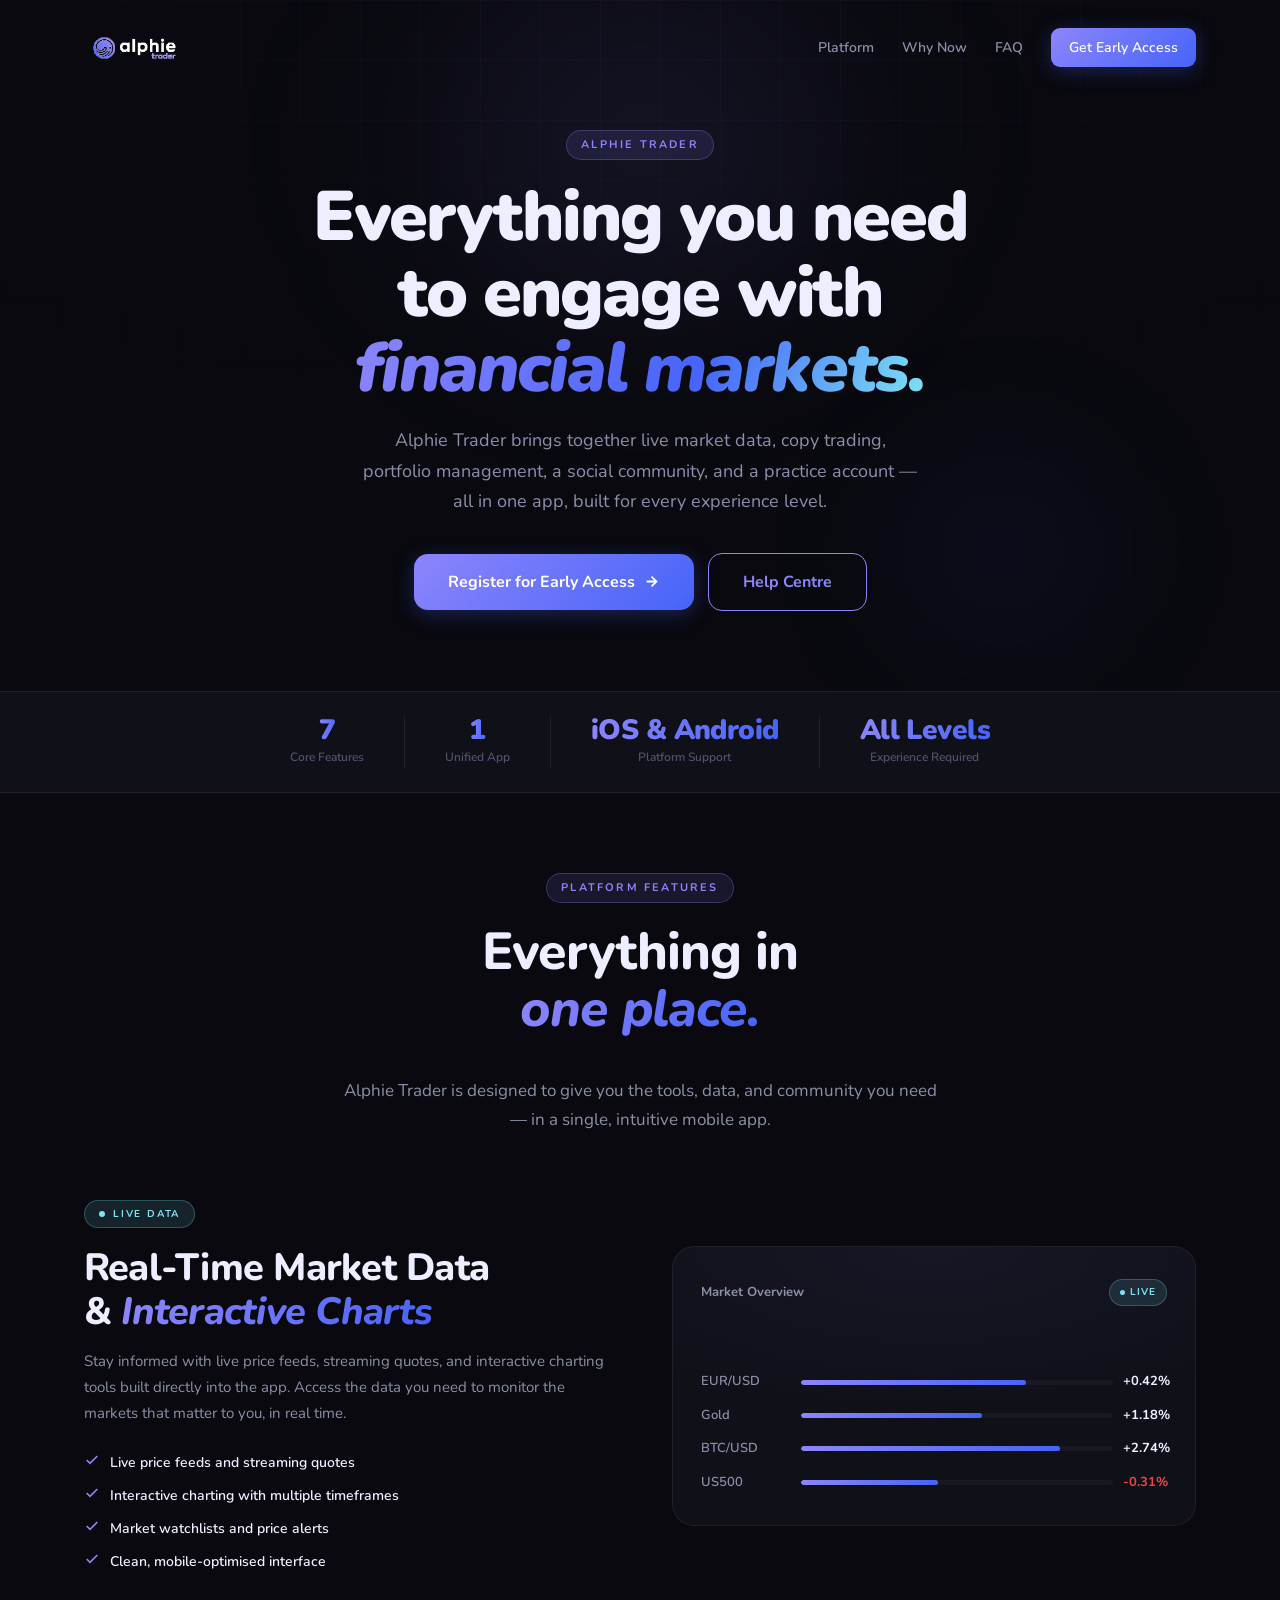
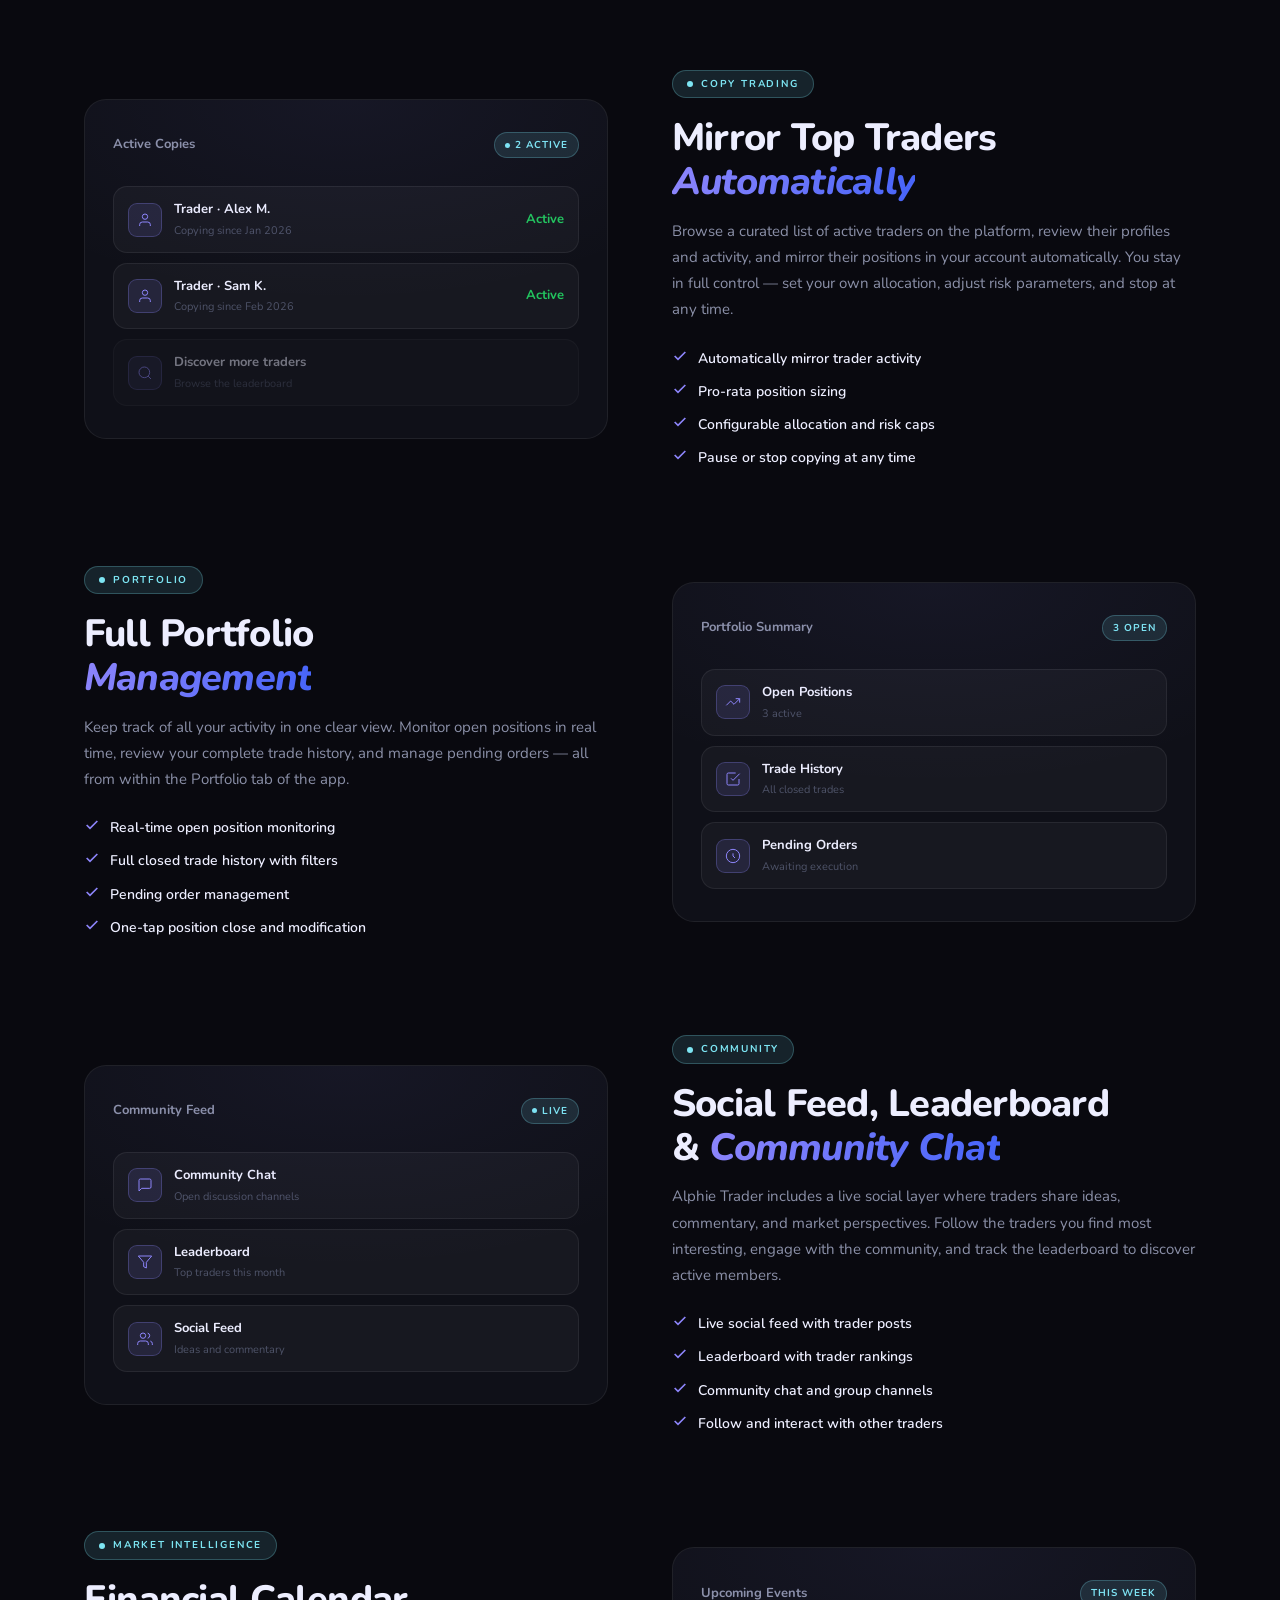
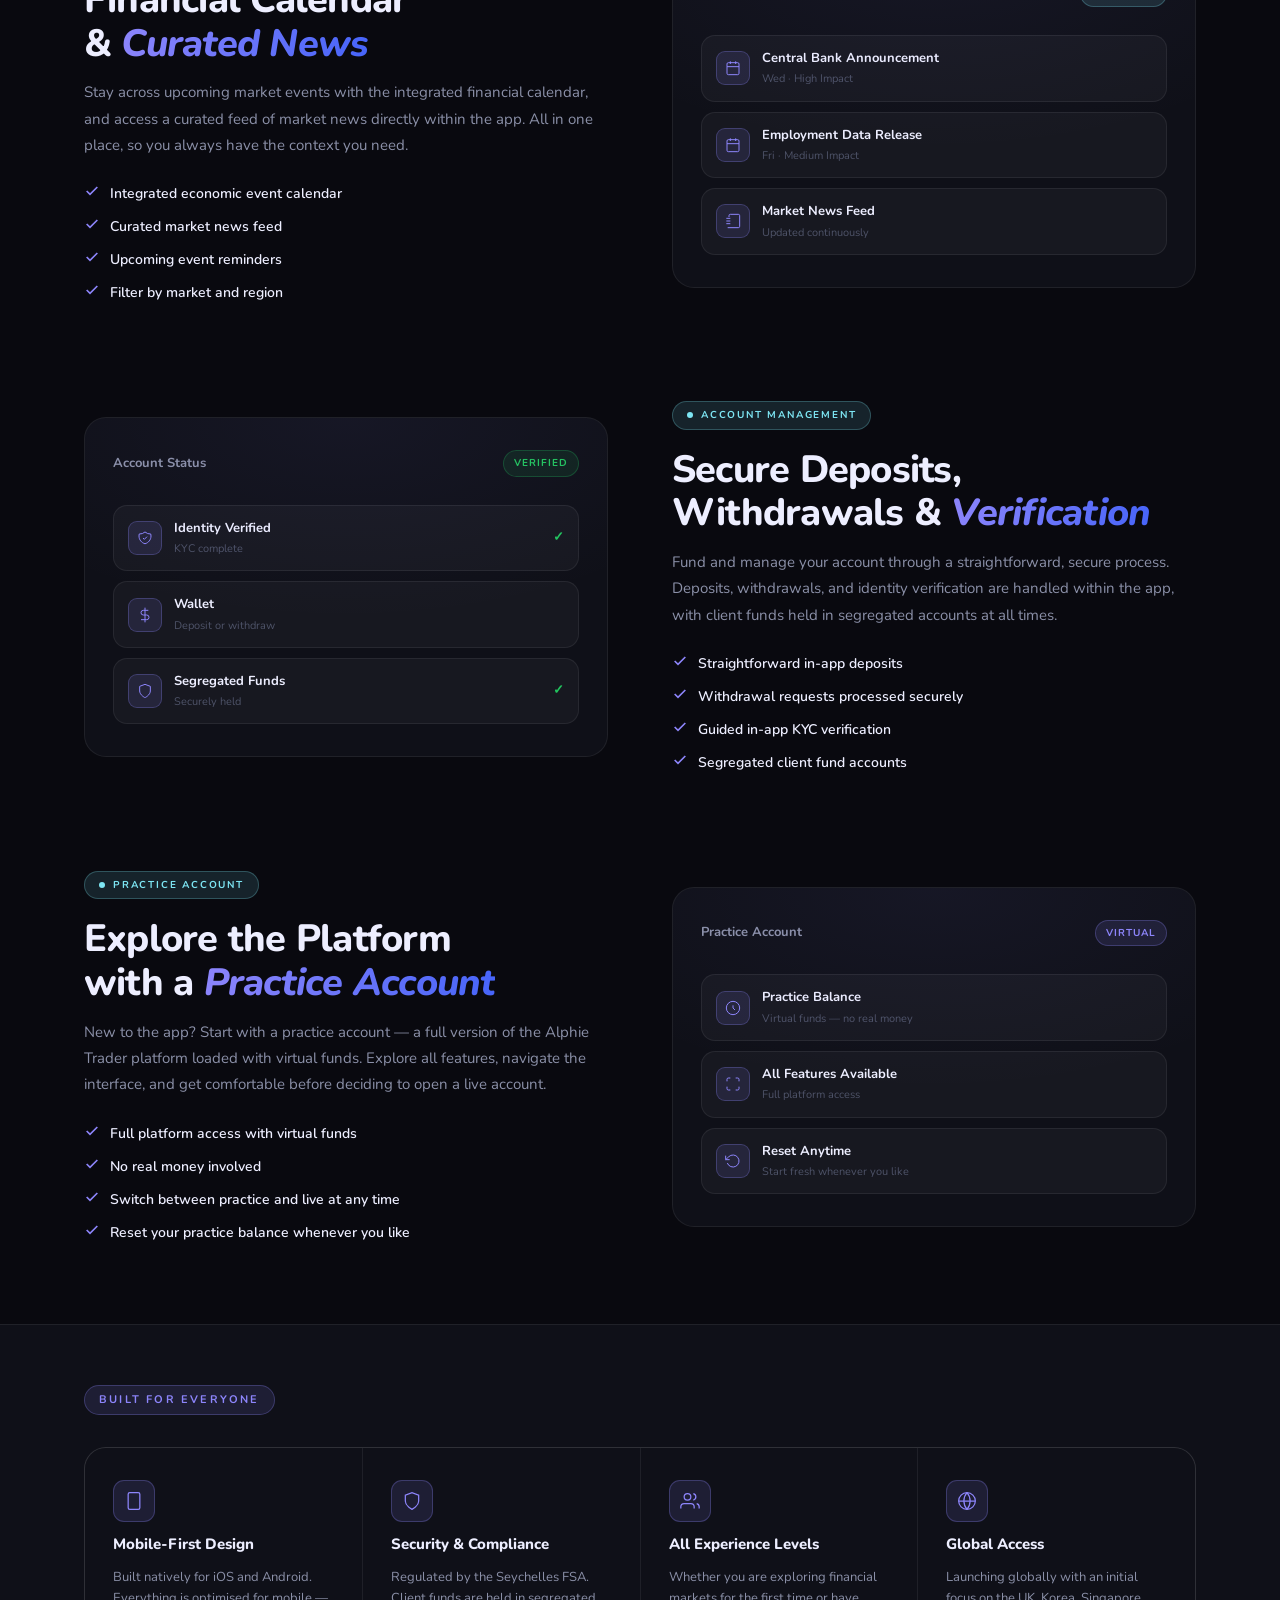
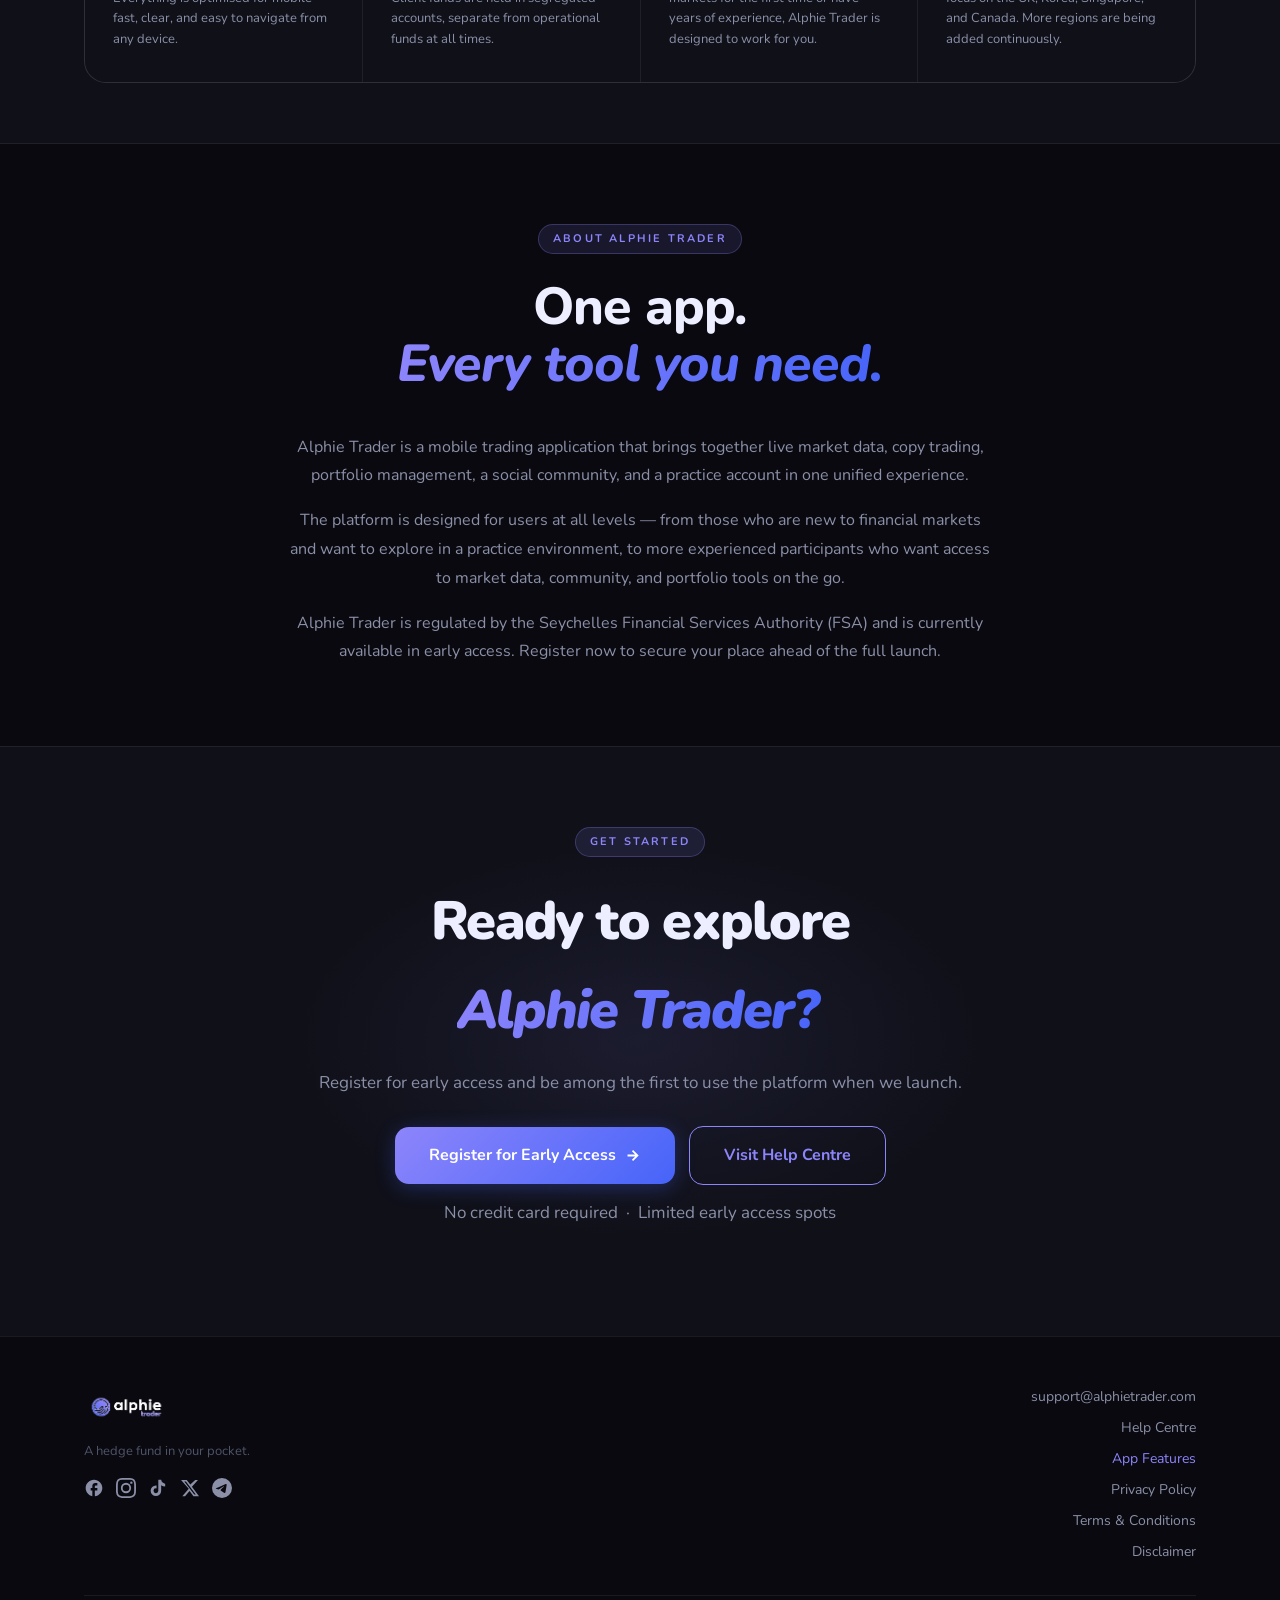
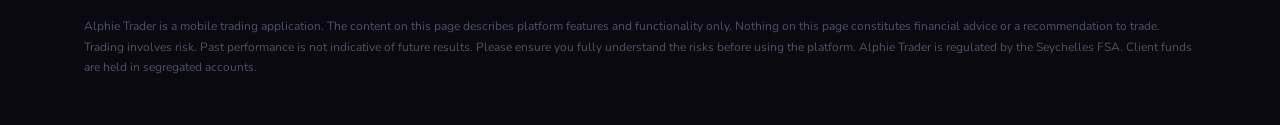
<file: marketing.html>
<!DOCTYPE html>
<html lang="en">
<head>
  <meta charset="UTF-8" />
  <meta name="viewport" content="width=device-width, initial-scale=1.0" />
  <meta name="description" content="Alphie Trader — live market data, copy trading, portfolio management, social community, and a practice account. One app. Built for every level." />
  <title>App Features — Alphie Trader</title>
  <link rel="preconnect" href="https://fonts.googleapis.com" />
  <link rel="preconnect" href="https://fonts.gstatic.com" crossorigin />
  <link href="https://fonts.googleapis.com/css2?family=Nunito:ital,wght@0,300;0,400;0,600;0,700;0,800;0,900;1,800&display=swap" rel="stylesheet" />
  <link rel="stylesheet" href="styles.css" />
  <style>
    /* ── Marketing Hero ──────────────────────────────────── */
    .mkt-hero {
      padding: 130px 0 80px;
      text-align: center;
      position: relative;
      overflow: hidden;
    }
    .mkt-hero-bg {
      position: absolute; inset: 0;
      background-image:
        linear-gradient(rgba(141,133,251,0.04) 1px, transparent 1px),
        linear-gradient(90deg, rgba(141,133,251,0.04) 1px, transparent 1px);
      background-size: 60px 60px;
      mask-image: radial-gradient(ellipse 80% 60% at 50% 0%, black 20%, transparent 100%);
      -webkit-mask-image: radial-gradient(ellipse 80% 60% at 50% 0%, black 20%, transparent 100%);
    }
    .mkt-orb-1 {
      position: absolute;
      width: 600px; height: 480px;
      background: radial-gradient(ellipse, rgba(141,133,251,0.13), transparent 70%);
      top: -100px; left: 50%; transform: translateX(-50%);
      border-radius: 50%; filter: blur(90px); pointer-events: none;
    }
    .mkt-orb-2 {
      position: absolute;
      width: 300px; height: 280px;
      background: radial-gradient(ellipse, rgba(70,100,249,0.1), transparent 70%);
      bottom: 0; right: 10%;
      border-radius: 50%; filter: blur(70px); pointer-events: none;
    }
    .mkt-hero-inner { position: relative; z-index: 1; }
    .mkt-hero h1 {
      font-size: clamp(38px, 5.5vw, 70px);
      font-weight: 900;
      letter-spacing: -0.03em;
      line-height: 1.08;
      margin-bottom: 18px;
    }
    .mkt-hero h1 em {
      font-style: italic;
      background: linear-gradient(110deg, var(--indigo) 0%, var(--cobalt) 60%, var(--cyan) 100%);
      -webkit-background-clip: text;
      -webkit-text-fill-color: transparent;
      background-clip: text;
    }
    .mkt-hero-sub {
      font-size: 18px;
      color: var(--text-2);
      max-width: 560px;
      margin: 0 auto 36px;
      line-height: 1.7;
    }
    .mkt-hero-actions {
      display: flex;
      align-items: center;
      justify-content: center;
      gap: 14px;
      flex-wrap: wrap;
    }

    /* ── Stat bar ────────────────────────────────────────── */
    .stat-bar {
      background: var(--surface);
      border-top: 1px solid var(--border);
      border-bottom: 1px solid var(--border);
      padding: 24px 0;
    }
    .stat-bar-inner {
      display: flex;
      align-items: center;
      justify-content: center;
      gap: 0;
      flex-wrap: wrap;
    }
    .stat-item {
      display: flex;
      flex-direction: column;
      align-items: center;
      padding: 0 40px;
      border-right: 1px solid var(--border);
    }
    .stat-item:last-child { border-right: none; }
    .stat-num {
      font-size: 28px; font-weight: 900; line-height: 1;
      background: linear-gradient(100deg, var(--indigo), var(--cobalt));
      -webkit-background-clip: text;
      -webkit-text-fill-color: transparent;
      background-clip: text;
      letter-spacing: -0.02em;
    }
    .stat-label { font-size: 12px; color: var(--text-3); font-weight: 600; margin-top: 4px; }

    /* ── Features section ────────────────────────────────── */
    .features-section { padding: 80px 0; }
    .features-intro {
      text-align: center;
      max-width: 640px;
      margin: 0 auto 64px;
    }
    .features-intro .section-lead { margin-left: auto; margin-right: auto; }

    /* Feature rows */
    .feature-row {
      display: grid;
      grid-template-columns: 1fr 1fr;
      gap: 64px;
      align-items: center;
      margin-bottom: 96px;
    }
    .feature-row:last-of-type { margin-bottom: 0; }
    .feature-row.reverse { direction: rtl; }
    .feature-row.reverse > * { direction: ltr; }

    .feature-copy {}
    .feature-tag {
      display: inline-flex; align-items: center; gap: 8px;
      font-size: 10px; font-weight: 700; letter-spacing: 0.18em;
      text-transform: uppercase; color: var(--cyan);
      background: var(--cyan-dim);
      border: 1px solid rgba(125,229,243,0.25);
      padding: 5px 14px; border-radius: 100px;
      margin-bottom: 18px;
    }
    .feature-tag span {
      width: 6px; height: 6px;
      background: var(--cyan); border-radius: 50%;
      flex-shrink: 0;
    }
    .feature-copy h2 {
      font-size: clamp(26px, 3.5vw, 38px);
      font-weight: 800;
      line-height: 1.15;
      letter-spacing: -0.02em;
      margin-bottom: 14px;
      color: var(--text-1);
    }
    .feature-copy h2 em {
      font-style: italic;
      background: linear-gradient(100deg, var(--indigo), var(--cobalt));
      -webkit-background-clip: text;
      -webkit-text-fill-color: transparent;
      background-clip: text;
    }
    .feature-copy p {
      font-size: 15px;
      color: var(--text-2);
      line-height: 1.75;
      margin-bottom: 24px;
    }
    .feature-checklist {
      list-style: none;
      display: flex;
      flex-direction: column;
      gap: 10px;
    }
    .feature-checklist li {
      display: flex;
      align-items: flex-start;
      gap: 10px;
      font-size: 14px;
      font-weight: 600;
      color: var(--text-1);
    }
    .feature-checklist li svg {
      width: 16px; height: 16px;
      stroke: var(--indigo);
      flex-shrink: 0;
      margin-top: 1px;
    }

    /* Feature visual card */
    .feature-visual {
      background: var(--surface);
      border: 1px solid var(--border);
      border-radius: var(--radius-lg);
      padding: 32px 28px;
      position: relative;
      overflow: hidden;
      min-height: 280px;
      display: flex;
      flex-direction: column;
      justify-content: space-between;
    }
    .feature-visual::before {
      content: '';
      position: absolute; inset: 0;
      background: radial-gradient(ellipse 80% 60% at 50% 0%, rgba(141,133,251,0.06), transparent);
      pointer-events: none;
    }
    .feature-visual-top {
      display: flex;
      align-items: center;
      justify-content: space-between;
      margin-bottom: 28px;
    }
    .fv-title { font-size: 13px; font-weight: 700; color: var(--text-2); }
    .fv-badge {
      display: inline-flex; align-items: center; gap: 5px;
      font-size: 10px; font-weight: 700; letter-spacing: 0.1em;
      color: var(--cyan); background: var(--cyan-dim);
      border: 1px solid rgba(125,229,243,0.25);
      padding: 4px 10px; border-radius: 100px;
    }
    .fv-badge .live-dot { width: 5px; height: 5px; }

    /* Mini stat rows */
    .fv-stats { display: flex; flex-direction: column; gap: 12px; }
    .fv-stat-row { display: flex; align-items: center; gap: 10px; }
    .fv-stat-label { font-size: 13px; font-weight: 600; color: var(--text-2); width: 90px; flex-shrink: 0; }
    .fv-bar { flex: 1; height: 5px; background: var(--surface-2); border-radius: 4px; overflow: hidden; }
    .fv-fill { height: 100%; background: linear-gradient(90deg, var(--indigo), var(--cobalt)); border-radius: 4px; }
    .fv-val { font-size: 13px; font-weight: 700; color: var(--text-1); width: 44px; text-align: right; flex-shrink: 0; }

    /* Mini cards inside feature visuals */
    .fv-cards { display: flex; flex-direction: column; gap: 10px; }
    .fv-card {
      background: var(--surface-2);
      border: 1px solid var(--border);
      border-radius: var(--radius);
      padding: 12px 14px;
      display: flex; align-items: center; gap: 12px;
    }
    .fv-card-icon {
      width: 34px; height: 34px;
      background: var(--indigo-dim);
      border: 1px solid var(--border-hi);
      border-radius: 9px;
      display: flex; align-items: center; justify-content: center;
      flex-shrink: 0;
    }
    .fv-card-icon svg { stroke: var(--indigo); width: 16px; height: 16px; }
    .fv-card-text { flex: 1; }
    .fv-card-name { font-size: 13px; font-weight: 700; color: var(--text-1); }
    .fv-card-sub { font-size: 11px; color: var(--text-3); margin-top: 1px; }
    .fv-card-val { font-size: 13px; font-weight: 700; color: var(--text-1); flex-shrink: 0; }
    .fv-card-val.up { color: #22C55E; }

    /* ── Platform highlights strip ───────────────────────── */
    .highlights-strip {
      background: var(--surface);
      border-top: 1px solid var(--border);
      border-bottom: 1px solid var(--border);
      padding: 60px 0;
    }
    .highlights-grid {
      display: grid;
      grid-template-columns: repeat(4, 1fr);
      gap: 1px;
      background: var(--border);
      border: 1px solid var(--border);
      border-radius: var(--radius-lg);
      overflow: hidden;
    }
    .highlight-item {
      background: var(--surface);
      padding: 32px 28px;
      display: flex;
      flex-direction: column;
      gap: 10px;
    }
    .highlight-icon {
      width: 42px; height: 42px;
      background: var(--indigo-dim);
      border: 1px solid var(--border-hi);
      border-radius: 11px;
      display: flex; align-items: center; justify-content: center;
    }
    .highlight-icon svg { stroke: var(--indigo); width: 20px; height: 20px; }
    .highlight-item h3 { font-size: 15px; font-weight: 800; color: var(--text-1); }
    .highlight-item p { font-size: 13px; color: var(--text-2); line-height: 1.6; }

    /* ── About strip ──────────────────────────────────────── */
    .about-strip {
      padding: 80px 0;
      text-align: center;
    }
    .about-inner { max-width: 700px; margin: 0 auto; }
    .about-inner p {
      font-size: 16px; color: var(--text-2); line-height: 1.8;
      margin-bottom: 16px;
    }
    .about-inner p:last-of-type { margin-bottom: 0; }

    /* ── Final CTA strip ──────────────────────────────────── */
    .mkt-cta {
      background: var(--surface);
      border-top: 1px solid var(--border);
      padding: 80px 0;
      text-align: center;
      position: relative;
      overflow: hidden;
    }
    .mkt-cta-glow {
      position: absolute;
      top: 50%; left: 50%; transform: translate(-50%, -50%);
      width: 700px; height: 400px;
      background: radial-gradient(ellipse, rgba(141,133,251,0.1), transparent 70%);
      pointer-events: none;
    }
    .mkt-cta-inner { position: relative; z-index: 1; }
    .mkt-cta h2 {
      font-size: clamp(30px, 4.5vw, 54px);
      font-weight: 900; letter-spacing: -0.03em;
      margin-bottom: 14px;
    }
    .mkt-cta h2 em {
      font-style: italic;
      background: linear-gradient(110deg, var(--indigo), var(--cobalt));
      -webkit-background-clip: text;
      -webkit-text-fill-color: transparent;
      background-clip: text;
      padding-right: 0.12em;
    }
    .mkt-cta p { font-size: 17px; color: var(--text-2); margin-bottom: 28px; line-height: 1.7; }
    .mkt-cta-actions {
      display: flex; align-items: center; justify-content: center;
      gap: 14px; flex-wrap: wrap;
    }
    .mkt-cta-micro { font-size: 12px; color: var(--text-3); margin-top: 14px; }

    /* Responsive */
    @media (max-width: 900px) {
      .feature-row { grid-template-columns: 1fr; gap: 36px; }
      .feature-row.reverse { direction: ltr; }
      .highlights-grid { grid-template-columns: repeat(2, 1fr); }
      .stat-item { padding: 0 24px; }
    }
    @media (max-width: 767px) {
      .mkt-hero { padding: 110px 0 60px; }
      .highlights-grid { grid-template-columns: 1fr; }
      .stat-bar-inner { gap: 16px; }
      .stat-item { border-right: none; border-bottom: 1px solid var(--border); padding: 16px 0; width: 100%; }
      .stat-item:last-child { border-bottom: none; }
    }
  </style>
</head>
<body>

  <!-- STICKY HEADER -->
  <header class="site-header" id="site-header">
    <div class="header-inner container">
      <a href="index.html" class="logo-link" aria-label="Alphie Trader Home">
        <img src="logo-white.png" alt="Alphie Trader" class="logo-img" />
        <img src="logo-white.png" alt="Alphie Trader" class="logo-img logo-img-mobile" />
      </a>
      <nav class="header-nav" aria-label="Main navigation">
        <a href="index.html#features">Platform</a>
        <a href="index.html#why">Why Now</a>
        <a href="index.html#faq">FAQ</a>
        <a href="index.html#register" class="btn btn-primary btn-sm">Get Early Access</a>
      </nav>
      <button class="nav-toggle" id="nav-toggle" aria-label="Open menu" aria-expanded="false">
        <span></span><span></span><span></span>
      </button>
    </div>
    <div class="mobile-nav" id="mobile-nav">
      <a href="index.html#features">Platform</a>
      <a href="index.html#why">Why Now</a>
      <a href="index.html#faq">FAQ</a>
      <a href="index.html#register" class="btn btn-primary btn-full">Get Early Access</a>
    </div>
  </header>

  <main>

    <!-- HERO -->
    <section class="mkt-hero">
      <div class="mkt-hero-bg" aria-hidden="true"></div>
      <div class="mkt-orb-1" aria-hidden="true"></div>
      <div class="mkt-orb-2" aria-hidden="true"></div>
      <div class="container mkt-hero-inner">
        <div class="section-label">ALPHIE TRADER</div>
        <h1>Everything you need<br />to engage with<br /><em>financial markets.</em></h1>
        <p class="mkt-hero-sub">Alphie Trader brings together live market data, copy trading, portfolio management, a social community, and a practice account — all in one app, built for every experience level.</p>
        <div class="mkt-hero-actions">
          <a href="index.html#register" class="btn btn-primary btn-lg">
            Register for Early Access
            <svg width="17" height="17" viewBox="0 0 24 24" fill="none" stroke="currentColor" stroke-width="2.5" aria-hidden="true"><path d="M5 12h14M12 5l7 7-7 7"/></svg>
          </a>
          <a href="support.html" class="btn btn-outline-indigo btn-lg">Help Centre</a>
        </div>
      </div>
    </section>

    <!-- STAT BAR -->
    <div class="stat-bar">
      <div class="container stat-bar-inner">
        <div class="stat-item">
          <span class="stat-num">7</span>
          <span class="stat-label">Core Features</span>
        </div>
        <div class="stat-item">
          <span class="stat-num">1</span>
          <span class="stat-label">Unified App</span>
        </div>
        <div class="stat-item">
          <span class="stat-num">iOS &amp; Android</span>
          <span class="stat-label">Platform Support</span>
        </div>
        <div class="stat-item">
          <span class="stat-num">All Levels</span>
          <span class="stat-label">Experience Required</span>
        </div>
      </div>
    </div>

    <!-- FEATURES -->
    <section class="features-section">
      <div class="container">

        <div class="features-intro reveal">
          <div class="section-label">PLATFORM FEATURES</div>
          <h2 class="section-h2">Everything in<br /><em>one place.</em></h2>
          <p class="section-lead">Alphie Trader is designed to give you the tools, data, and community you need — in a single, intuitive mobile app.</p>
        </div>

        <!-- Feature 1: Live Market Data & Charts -->
        <div class="feature-row reveal">
          <div class="feature-copy">
            <div class="feature-tag"><span></span>LIVE DATA</div>
            <h2>Real-Time Market Data<br />&amp; <em>Interactive Charts</em></h2>
            <p>Stay informed with live price feeds, streaming quotes, and interactive charting tools built directly into the app. Access the data you need to monitor the markets that matter to you, in real time.</p>
            <ul class="feature-checklist">
              <li><svg viewBox="0 0 24 24" fill="none" stroke-width="2.5" aria-hidden="true"><polyline points="20 6 9 17 4 12"/></svg> Live price feeds and streaming quotes</li>
              <li><svg viewBox="0 0 24 24" fill="none" stroke-width="2.5" aria-hidden="true"><polyline points="20 6 9 17 4 12"/></svg> Interactive charting with multiple timeframes</li>
              <li><svg viewBox="0 0 24 24" fill="none" stroke-width="2.5" aria-hidden="true"><polyline points="20 6 9 17 4 12"/></svg> Market watchlists and price alerts</li>
              <li><svg viewBox="0 0 24 24" fill="none" stroke-width="2.5" aria-hidden="true"><polyline points="20 6 9 17 4 12"/></svg> Clean, mobile-optimised interface</li>
            </ul>
          </div>
          <div class="feature-visual">
            <div class="feature-visual-top">
              <span class="fv-title">Market Overview</span>
              <span class="fv-badge"><span class="live-dot" style="display:inline-block;width:5px;height:5px;background:var(--cyan);border-radius:50%;animation:blinkDot 1.2s ease-in-out infinite;flex-shrink:0"></span>LIVE</span>
            </div>
            <div class="fv-stats">
              <div class="fv-stat-row">
                <span class="fv-stat-label">EUR/USD</span>
                <div class="fv-bar"><div class="fv-fill" style="width:72%"></div></div>
                <span class="fv-val up">+0.42%</span>
              </div>
              <div class="fv-stat-row">
                <span class="fv-stat-label">Gold</span>
                <div class="fv-bar"><div class="fv-fill" style="width:58%"></div></div>
                <span class="fv-val up">+1.18%</span>
              </div>
              <div class="fv-stat-row">
                <span class="fv-stat-label">BTC/USD</span>
                <div class="fv-bar"><div class="fv-fill" style="width:83%"></div></div>
                <span class="fv-val up">+2.74%</span>
              </div>
              <div class="fv-stat-row">
                <span class="fv-stat-label">US500</span>
                <div class="fv-bar"><div class="fv-fill" style="width:44%"></div></div>
                <span class="fv-val" style="color:#EF4444">-0.31%</span>
              </div>
            </div>
          </div>
        </div>

        <!-- Feature 2: Copy Trading -->
        <div class="feature-row reverse reveal">
          <div class="feature-copy">
            <div class="feature-tag"><span></span>COPY TRADING</div>
            <h2>Mirror Top Traders<br /><em>Automatically</em></h2>
            <p>Browse a curated list of active traders on the platform, review their profiles and activity, and mirror their positions in your account automatically. You stay in full control — set your own allocation, adjust risk parameters, and stop at any time.</p>
            <ul class="feature-checklist">
              <li><svg viewBox="0 0 24 24" fill="none" stroke-width="2.5" aria-hidden="true"><polyline points="20 6 9 17 4 12"/></svg> Automatically mirror trader activity</li>
              <li><svg viewBox="0 0 24 24" fill="none" stroke-width="2.5" aria-hidden="true"><polyline points="20 6 9 17 4 12"/></svg> Pro-rata position sizing</li>
              <li><svg viewBox="0 0 24 24" fill="none" stroke-width="2.5" aria-hidden="true"><polyline points="20 6 9 17 4 12"/></svg> Configurable allocation and risk caps</li>
              <li><svg viewBox="0 0 24 24" fill="none" stroke-width="2.5" aria-hidden="true"><polyline points="20 6 9 17 4 12"/></svg> Pause or stop copying at any time</li>
            </ul>
          </div>
          <div class="feature-visual">
            <div class="feature-visual-top">
              <span class="fv-title">Active Copies</span>
              <span class="fv-badge"><span class="live-dot" style="display:inline-block;width:5px;height:5px;background:var(--cyan);border-radius:50%;animation:blinkDot 1.2s ease-in-out infinite;flex-shrink:0"></span>2 ACTIVE</span>
            </div>
            <div class="fv-cards">
              <div class="fv-card">
                <div class="fv-card-icon"><svg viewBox="0 0 24 24" fill="none" stroke-width="1.5"><path d="M20 21v-2a4 4 0 00-4-4H8a4 4 0 00-4 4v2"/><circle cx="12" cy="7" r="4"/></svg></div>
                <div class="fv-card-text">
                  <div class="fv-card-name">Trader · Alex M.</div>
                  <div class="fv-card-sub">Copying since Jan 2026</div>
                </div>
                <span class="fv-card-val up">Active</span>
              </div>
              <div class="fv-card">
                <div class="fv-card-icon"><svg viewBox="0 0 24 24" fill="none" stroke-width="1.5"><path d="M20 21v-2a4 4 0 00-4-4H8a4 4 0 00-4 4v2"/><circle cx="12" cy="7" r="4"/></svg></div>
                <div class="fv-card-text">
                  <div class="fv-card-name">Trader · Sam K.</div>
                  <div class="fv-card-sub">Copying since Feb 2026</div>
                </div>
                <span class="fv-card-val up">Active</span>
              </div>
              <div class="fv-card" style="opacity:0.45">
                <div class="fv-card-icon"><svg viewBox="0 0 24 24" fill="none" stroke-width="1.5"><circle cx="11" cy="11" r="8"/><path d="M21 21l-4.35-4.35"/></svg></div>
                <div class="fv-card-text">
                  <div class="fv-card-name">Discover more traders</div>
                  <div class="fv-card-sub">Browse the leaderboard</div>
                </div>
              </div>
            </div>
          </div>
        </div>

        <!-- Feature 3: Portfolio Management -->
        <div class="feature-row reveal">
          <div class="feature-copy">
            <div class="feature-tag"><span></span>PORTFOLIO</div>
            <h2>Full Portfolio<br /><em>Management</em></h2>
            <p>Keep track of all your activity in one clear view. Monitor open positions in real time, review your complete trade history, and manage pending orders — all from within the Portfolio tab of the app.</p>
            <ul class="feature-checklist">
              <li><svg viewBox="0 0 24 24" fill="none" stroke-width="2.5" aria-hidden="true"><polyline points="20 6 9 17 4 12"/></svg> Real-time open position monitoring</li>
              <li><svg viewBox="0 0 24 24" fill="none" stroke-width="2.5" aria-hidden="true"><polyline points="20 6 9 17 4 12"/></svg> Full closed trade history with filters</li>
              <li><svg viewBox="0 0 24 24" fill="none" stroke-width="2.5" aria-hidden="true"><polyline points="20 6 9 17 4 12"/></svg> Pending order management</li>
              <li><svg viewBox="0 0 24 24" fill="none" stroke-width="2.5" aria-hidden="true"><polyline points="20 6 9 17 4 12"/></svg> One-tap position close and modification</li>
            </ul>
          </div>
          <div class="feature-visual">
            <div class="feature-visual-top">
              <span class="fv-title">Portfolio Summary</span>
              <span class="fv-badge">3 OPEN</span>
            </div>
            <div class="fv-cards">
              <div class="fv-card">
                <div class="fv-card-icon"><svg viewBox="0 0 24 24" fill="none" stroke-width="1.5"><polyline points="22 7 13.5 15.5 8.5 10.5 2 17"/><polyline points="16 7 22 7 22 13"/></svg></div>
                <div class="fv-card-text">
                  <div class="fv-card-name">Open Positions</div>
                  <div class="fv-card-sub">3 active</div>
                </div>
              </div>
              <div class="fv-card">
                <div class="fv-card-icon"><svg viewBox="0 0 24 24" fill="none" stroke-width="1.5"><polyline points="9 11 12 14 22 4"/><path d="M21 12v7a2 2 0 01-2 2H5a2 2 0 01-2-2V5a2 2 0 012-2h11"/></svg></div>
                <div class="fv-card-text">
                  <div class="fv-card-name">Trade History</div>
                  <div class="fv-card-sub">All closed trades</div>
                </div>
              </div>
              <div class="fv-card">
                <div class="fv-card-icon"><svg viewBox="0 0 24 24" fill="none" stroke-width="1.5"><circle cx="12" cy="12" r="10"/><path d="M12 8v4l3 3"/></svg></div>
                <div class="fv-card-text">
                  <div class="fv-card-name">Pending Orders</div>
                  <div class="fv-card-sub">Awaiting execution</div>
                </div>
              </div>
            </div>
          </div>
        </div>

        <!-- Feature 4: Social Feed & Community -->
        <div class="feature-row reverse reveal">
          <div class="feature-copy">
            <div class="feature-tag"><span></span>COMMUNITY</div>
            <h2>Social Feed, Leaderboard<br />&amp; <em>Community Chat</em></h2>
            <p>Alphie Trader includes a live social layer where traders share ideas, commentary, and market perspectives. Follow the traders you find most interesting, engage with the community, and track the leaderboard to discover active members.</p>
            <ul class="feature-checklist">
              <li><svg viewBox="0 0 24 24" fill="none" stroke-width="2.5" aria-hidden="true"><polyline points="20 6 9 17 4 12"/></svg> Live social feed with trader posts</li>
              <li><svg viewBox="0 0 24 24" fill="none" stroke-width="2.5" aria-hidden="true"><polyline points="20 6 9 17 4 12"/></svg> Leaderboard with trader rankings</li>
              <li><svg viewBox="0 0 24 24" fill="none" stroke-width="2.5" aria-hidden="true"><polyline points="20 6 9 17 4 12"/></svg> Community chat and group channels</li>
              <li><svg viewBox="0 0 24 24" fill="none" stroke-width="2.5" aria-hidden="true"><polyline points="20 6 9 17 4 12"/></svg> Follow and interact with other traders</li>
            </ul>
          </div>
          <div class="feature-visual">
            <div class="feature-visual-top">
              <span class="fv-title">Community Feed</span>
              <span class="fv-badge"><span class="live-dot" style="display:inline-block;width:5px;height:5px;background:var(--cyan);border-radius:50%;animation:blinkDot 1.2s ease-in-out infinite;flex-shrink:0"></span>LIVE</span>
            </div>
            <div class="fv-cards">
              <div class="fv-card">
                <div class="fv-card-icon"><svg viewBox="0 0 24 24" fill="none" stroke-width="1.5"><path d="M21 15a2 2 0 01-2 2H7l-4 4V5a2 2 0 012-2h14a2 2 0 012 2z"/></svg></div>
                <div class="fv-card-text">
                  <div class="fv-card-name">Community Chat</div>
                  <div class="fv-card-sub">Open discussion channels</div>
                </div>
              </div>
              <div class="fv-card">
                <div class="fv-card-icon"><svg viewBox="0 0 24 24" fill="none" stroke-width="1.5"><polyline points="22 3 2 3 10 12.46 10 19 14 21 14 12.46 22 3"/></svg></div>
                <div class="fv-card-text">
                  <div class="fv-card-name">Leaderboard</div>
                  <div class="fv-card-sub">Top traders this month</div>
                </div>
              </div>
              <div class="fv-card">
                <div class="fv-card-icon"><svg viewBox="0 0 24 24" fill="none" stroke-width="1.5"><path d="M17 21v-2a4 4 0 00-4-4H5a4 4 0 00-4 4v2"/><circle cx="9" cy="7" r="4"/><path d="M23 21v-2a4 4 0 00-3-3.87M16 3.13a4 4 0 010 7.75"/></svg></div>
                <div class="fv-card-text">
                  <div class="fv-card-name">Social Feed</div>
                  <div class="fv-card-sub">Ideas and commentary</div>
                </div>
              </div>
            </div>
          </div>
        </div>

        <!-- Feature 5: Financial Calendar & News -->
        <div class="feature-row reveal">
          <div class="feature-copy">
            <div class="feature-tag"><span></span>MARKET INTELLIGENCE</div>
            <h2>Financial Calendar<br />&amp; <em>Curated News</em></h2>
            <p>Stay across upcoming market events with the integrated financial calendar, and access a curated feed of market news directly within the app. All in one place, so you always have the context you need.</p>
            <ul class="feature-checklist">
              <li><svg viewBox="0 0 24 24" fill="none" stroke-width="2.5" aria-hidden="true"><polyline points="20 6 9 17 4 12"/></svg> Integrated economic event calendar</li>
              <li><svg viewBox="0 0 24 24" fill="none" stroke-width="2.5" aria-hidden="true"><polyline points="20 6 9 17 4 12"/></svg> Curated market news feed</li>
              <li><svg viewBox="0 0 24 24" fill="none" stroke-width="2.5" aria-hidden="true"><polyline points="20 6 9 17 4 12"/></svg> Upcoming event reminders</li>
              <li><svg viewBox="0 0 24 24" fill="none" stroke-width="2.5" aria-hidden="true"><polyline points="20 6 9 17 4 12"/></svg> Filter by market and region</li>
            </ul>
          </div>
          <div class="feature-visual">
            <div class="feature-visual-top">
              <span class="fv-title">Upcoming Events</span>
              <span class="fv-badge">THIS WEEK</span>
            </div>
            <div class="fv-cards">
              <div class="fv-card">
                <div class="fv-card-icon"><svg viewBox="0 0 24 24" fill="none" stroke-width="1.5"><rect x="3" y="4" width="18" height="18" rx="2" ry="2"/><line x1="16" y1="2" x2="16" y2="6"/><line x1="8" y1="2" x2="8" y2="6"/><line x1="3" y1="10" x2="21" y2="10"/></svg></div>
                <div class="fv-card-text">
                  <div class="fv-card-name">Central Bank Announcement</div>
                  <div class="fv-card-sub">Wed · High Impact</div>
                </div>
              </div>
              <div class="fv-card">
                <div class="fv-card-icon"><svg viewBox="0 0 24 24" fill="none" stroke-width="1.5"><rect x="3" y="4" width="18" height="18" rx="2" ry="2"/><line x1="16" y1="2" x2="16" y2="6"/><line x1="8" y1="2" x2="8" y2="6"/><line x1="3" y1="10" x2="21" y2="10"/></svg></div>
                <div class="fv-card-text">
                  <div class="fv-card-name">Employment Data Release</div>
                  <div class="fv-card-sub">Fri · Medium Impact</div>
                </div>
              </div>
              <div class="fv-card">
                <div class="fv-card-icon"><svg viewBox="0 0 24 24" fill="none" stroke-width="1.5"><path d="M4 22h16a2 2 0 002-2V4a2 2 0 00-2-2H8a2 2 0 00-2 2v2"/><path d="M2 8h6"/><path d="M2 12h6"/><path d="M2 16h6"/></svg></div>
                <div class="fv-card-text">
                  <div class="fv-card-name">Market News Feed</div>
                  <div class="fv-card-sub">Updated continuously</div>
                </div>
              </div>
            </div>
          </div>
        </div>

        <!-- Feature 6: Secure Deposits, Withdrawals & KYC -->
        <div class="feature-row reverse reveal">
          <div class="feature-copy">
            <div class="feature-tag"><span></span>ACCOUNT MANAGEMENT</div>
            <h2>Secure Deposits,<br />Withdrawals &amp; <em>Verification</em></h2>
            <p>Fund and manage your account through a straightforward, secure process. Deposits, withdrawals, and identity verification are handled within the app, with client funds held in segregated accounts at all times.</p>
            <ul class="feature-checklist">
              <li><svg viewBox="0 0 24 24" fill="none" stroke-width="2.5" aria-hidden="true"><polyline points="20 6 9 17 4 12"/></svg> Straightforward in-app deposits</li>
              <li><svg viewBox="0 0 24 24" fill="none" stroke-width="2.5" aria-hidden="true"><polyline points="20 6 9 17 4 12"/></svg> Withdrawal requests processed securely</li>
              <li><svg viewBox="0 0 24 24" fill="none" stroke-width="2.5" aria-hidden="true"><polyline points="20 6 9 17 4 12"/></svg> Guided in-app KYC verification</li>
              <li><svg viewBox="0 0 24 24" fill="none" stroke-width="2.5" aria-hidden="true"><polyline points="20 6 9 17 4 12"/></svg> Segregated client fund accounts</li>
            </ul>
          </div>
          <div class="feature-visual">
            <div class="feature-visual-top">
              <span class="fv-title">Account Status</span>
              <span class="fv-badge" style="color:#22C55E;background:rgba(34,197,94,0.1);border-color:rgba(34,197,94,0.25)">VERIFIED</span>
            </div>
            <div class="fv-cards">
              <div class="fv-card">
                <div class="fv-card-icon"><svg viewBox="0 0 24 24" fill="none" stroke-width="1.5"><path d="M9 12l2 2 4-4m5.618-4.016A11.955 11.955 0 0112 2.944a11.955 11.955 0 01-8.618 3.04A12.02 12.02 0 003 9c0 5.591 3.824 10.29 9 11.622 5.176-1.332 9-6.03 9-11.622 0-1.042-.133-2.052-.382-3.016z"/></svg></div>
                <div class="fv-card-text">
                  <div class="fv-card-name">Identity Verified</div>
                  <div class="fv-card-sub">KYC complete</div>
                </div>
                <span class="fv-card-val up">✓</span>
              </div>
              <div class="fv-card">
                <div class="fv-card-icon"><svg viewBox="0 0 24 24" fill="none" stroke-width="1.5"><line x1="12" y1="1" x2="12" y2="23"/><path d="M17 5H9.5a3.5 3.5 0 000 7h5a3.5 3.5 0 010 7H6"/></svg></div>
                <div class="fv-card-text">
                  <div class="fv-card-name">Wallet</div>
                  <div class="fv-card-sub">Deposit or withdraw</div>
                </div>
              </div>
              <div class="fv-card">
                <div class="fv-card-icon"><svg viewBox="0 0 24 24" fill="none" stroke-width="1.5"><path d="M12 22s8-4 8-10V5l-8-3-8 3v7c0 6 8 10 8 10z"/></svg></div>
                <div class="fv-card-text">
                  <div class="fv-card-name">Segregated Funds</div>
                  <div class="fv-card-sub">Securely held</div>
                </div>
                <span class="fv-card-val up">✓</span>
              </div>
            </div>
          </div>
        </div>

        <!-- Feature 7: Practice Account -->
        <div class="feature-row reveal">
          <div class="feature-copy">
            <div class="feature-tag"><span></span>PRACTICE ACCOUNT</div>
            <h2>Explore the Platform<br />with a <em>Practice Account</em></h2>
            <p>New to the app? Start with a practice account — a full version of the Alphie Trader platform loaded with virtual funds. Explore all features, navigate the interface, and get comfortable before deciding to open a live account.</p>
            <ul class="feature-checklist">
              <li><svg viewBox="0 0 24 24" fill="none" stroke-width="2.5" aria-hidden="true"><polyline points="20 6 9 17 4 12"/></svg> Full platform access with virtual funds</li>
              <li><svg viewBox="0 0 24 24" fill="none" stroke-width="2.5" aria-hidden="true"><polyline points="20 6 9 17 4 12"/></svg> No real money involved</li>
              <li><svg viewBox="0 0 24 24" fill="none" stroke-width="2.5" aria-hidden="true"><polyline points="20 6 9 17 4 12"/></svg> Switch between practice and live at any time</li>
              <li><svg viewBox="0 0 24 24" fill="none" stroke-width="2.5" aria-hidden="true"><polyline points="20 6 9 17 4 12"/></svg> Reset your practice balance whenever you like</li>
            </ul>
          </div>
          <div class="feature-visual">
            <div class="feature-visual-top">
              <span class="fv-title">Practice Account</span>
              <span class="fv-badge" style="color:var(--indigo);background:var(--indigo-dim);border-color:var(--border-hi)">VIRTUAL</span>
            </div>
            <div class="fv-cards">
              <div class="fv-card">
                <div class="fv-card-icon"><svg viewBox="0 0 24 24" fill="none" stroke-width="1.5"><circle cx="12" cy="12" r="10"/><path d="M12 8v4l3 3"/></svg></div>
                <div class="fv-card-text">
                  <div class="fv-card-name">Practice Balance</div>
                  <div class="fv-card-sub">Virtual funds — no real money</div>
                </div>
              </div>
              <div class="fv-card">
                <div class="fv-card-icon"><svg viewBox="0 0 24 24" fill="none" stroke-width="1.5"><path d="M8 3H5a2 2 0 00-2 2v3m18 0V5a2 2 0 00-2-2h-3m0 18h3a2 2 0 002-2v-3M3 16v3a2 2 0 002 2h3"/></svg></div>
                <div class="fv-card-text">
                  <div class="fv-card-name">All Features Available</div>
                  <div class="fv-card-sub">Full platform access</div>
                </div>
              </div>
              <div class="fv-card">
                <div class="fv-card-icon"><svg viewBox="0 0 24 24" fill="none" stroke-width="1.5"><polyline points="1 4 1 10 7 10"/><path d="M3.51 15a9 9 0 102.13-9.36L1 10"/></svg></div>
                <div class="fv-card-text">
                  <div class="fv-card-name">Reset Anytime</div>
                  <div class="fv-card-sub">Start fresh whenever you like</div>
                </div>
              </div>
            </div>
          </div>
        </div>

      </div>
    </section>

    <!-- PLATFORM HIGHLIGHTS -->
    <div class="highlights-strip">
      <div class="container">
        <div class="section-label reveal" style="margin-bottom:32px">BUILT FOR EVERYONE</div>
        <div class="highlights-grid reveal delay-1">

          <div class="highlight-item">
            <div class="highlight-icon">
              <svg viewBox="0 0 24 24" fill="none" stroke-width="1.5" aria-hidden="true"><rect x="5" y="2" width="14" height="20" rx="2" ry="2"/><line x1="12" y1="18" x2="12.01" y2="18"/></svg>
            </div>
            <h3>Mobile-First Design</h3>
            <p>Built natively for iOS and Android. Everything is optimised for mobile — fast, clear, and easy to navigate from any device.</p>
          </div>

          <div class="highlight-item">
            <div class="highlight-icon">
              <svg viewBox="0 0 24 24" fill="none" stroke-width="1.5" aria-hidden="true"><path d="M12 22s8-4 8-10V5l-8-3-8 3v7c0 6 8 10 8 10z"/></svg>
            </div>
            <h3>Security &amp; Compliance</h3>
            <p>Regulated by the Seychelles FSA. Client funds are held in segregated accounts, separate from operational funds at all times.</p>
          </div>

          <div class="highlight-item">
            <div class="highlight-icon">
              <svg viewBox="0 0 24 24" fill="none" stroke-width="1.5" aria-hidden="true"><path d="M17 21v-2a4 4 0 00-4-4H5a4 4 0 00-4 4v2"/><circle cx="9" cy="7" r="4"/><path d="M23 21v-2a4 4 0 00-3-3.87M16 3.13a4 4 0 010 7.75"/></svg>
            </div>
            <h3>All Experience Levels</h3>
            <p>Whether you are exploring financial markets for the first time or have years of experience, Alphie Trader is designed to work for you.</p>
          </div>

          <div class="highlight-item">
            <div class="highlight-icon">
              <svg viewBox="0 0 24 24" fill="none" stroke-width="1.5" aria-hidden="true"><circle cx="12" cy="12" r="10"/><line x1="2" y1="12" x2="22" y2="12"/><path d="M12 2a15.3 15.3 0 010 20M12 2a15.3 15.3 0 000 20"/></svg>
            </div>
            <h3>Global Access</h3>
            <p>Launching globally with an initial focus on the UK, Korea, Singapore, and Canada. More regions are being added continuously.</p>
          </div>

        </div>
      </div>
    </div>

    <!-- ABOUT -->
    <section class="about-strip">
      <div class="container">
        <div class="about-inner reveal">
          <div class="section-label" style="margin-bottom:24px">ABOUT ALPHIE TRADER</div>
          <h2 class="section-h2">One app.<br /><em>Every tool you need.</em></h2>
          <p>Alphie Trader is a mobile trading application that brings together live market data, copy trading, portfolio management, a social community, and a practice account in one unified experience.</p>
          <p>The platform is designed for users at all levels — from those who are new to financial markets and want to explore in a practice environment, to more experienced participants who want access to market data, community, and portfolio tools on the go.</p>
          <p>Alphie Trader is regulated by the Seychelles Financial Services Authority (FSA) and is currently available in early access. Register now to secure your place ahead of the full launch.</p>
        </div>
      </div>
    </section>

    <!-- CTA -->
    <section class="mkt-cta">
      <div class="mkt-cta-glow" aria-hidden="true"></div>
      <div class="container mkt-cta-inner">
        <div class="section-label" style="margin-bottom:20px">GET STARTED</div>
        <h2>Ready to explore<br /><em>Alphie Trader?</em></h2>
        <p>Register for early access and be among the first to use the platform when we launch.</p>
        <div class="mkt-cta-actions">
          <a href="index.html#register" class="btn btn-primary btn-lg">
            Register for Early Access
            <svg width="17" height="17" viewBox="0 0 24 24" fill="none" stroke="currentColor" stroke-width="2.5" aria-hidden="true"><path d="M5 12h14M12 5l7 7-7 7"/></svg>
          </a>
          <a href="support.html" class="btn btn-outline-indigo btn-lg">Visit Help Centre</a>
        </div>
        <p class="mkt-cta-micro">No credit card required &nbsp;·&nbsp; Limited early access spots</p>
      </div>
    </section>

  </main>

  <!-- FOOTER -->
  <footer class="site-footer">
    <div class="container footer-inner">
      <div class="footer-top">
        <div class="footer-brand">
          <img src="logo-white.png" alt="Alphie Trader" class="footer-logo" />
          <p>A hedge fund in your pocket.</p>
          <div class="social-links" aria-label="Social media">
            <a href="https://www.facebook.com/people/alphie-trader/61585912577670/" target="_blank" rel="noopener noreferrer" aria-label="Facebook"><svg width="20" height="20" viewBox="0 0 24 24" fill="currentColor"><path d="M22 12c0-5.52-4.48-10-10-10S2 6.48 2 12c0 4.84 3.44 8.87 8 9.8V15H8v-3h2V9.5C10 7.57 11.57 6 13.5 6H16v3h-2c-.55 0-1 .45-1 1v2h3v3h-3v6.95C18.05 21.45 22 17.19 22 12z"/></svg></a>
            <a href="https://www.instagram.com/alphietrader/" target="_blank" rel="noopener noreferrer" aria-label="Instagram"><svg width="20" height="20" viewBox="0 0 24 24" fill="currentColor"><path d="M12 2.163c3.204 0 3.584.012 4.85.07 3.252.148 4.771 1.691 4.919 4.919.058 1.265.069 1.645.069 4.849 0 3.205-.012 3.584-.069 4.849-.149 3.225-1.664 4.771-4.919 4.919-1.266.058-1.644.07-4.85.07-3.204 0-3.584-.012-4.849-.07-3.26-.149-4.771-1.699-4.919-4.92-.058-1.265-.07-1.644-.07-4.849 0-3.204.013-3.583.07-4.849.149-3.227 1.664-4.771 4.919-4.919 1.266-.057 1.645-.069 4.849-.069zM12 0C8.741 0 8.333.014 7.053.072 2.695.272.273 2.69.073 7.052.014 8.333 0 8.741 0 12c0 3.259.014 3.668.072 4.948.2 4.358 2.618 6.78 6.98 6.98C8.333 23.986 8.741 24 12 24c3.259 0 3.668-.014 4.948-.072 4.354-.2 6.782-2.618 6.979-6.98.059-1.28.073-1.689.073-4.948 0-3.259-.014-3.667-.072-4.947-.196-4.354-2.617-6.78-6.979-6.98C15.668.014 15.259 0 12 0zm0 5.838a6.162 6.162 0 100 12.324 6.162 6.162 0 000-12.324zM12 16a4 4 0 110-8 4 4 0 010 8zm6.406-11.845a1.44 1.44 0 100 2.881 1.44 1.44 0 000-2.881z"/></svg></a>
            <a href="https://www.tiktok.com/@alphietrader" target="_blank" rel="noopener noreferrer" aria-label="TikTok"><svg width="20" height="20" viewBox="0 0 24 24" fill="currentColor"><path d="M19.59 6.69a4.83 4.83 0 01-3.77-4.25V2h-3.45v13.67a2.89 2.89 0 01-2.88 2.5 2.89 2.89 0 01-2.89-2.89 2.89 2.89 0 012.89-2.89c.28 0 .54.04.79.1V9.01a6.33 6.33 0 00-.79-.05 6.34 6.34 0 00-6.34 6.34 6.34 6.34 0 006.34 6.34 6.34 6.34 0 006.33-6.34V8.69a8.18 8.18 0 004.78 1.52V6.76a4.85 4.85 0 01-1.01-.07z"/></svg></a>
            <a href="https://x.com/alphietrader" target="_blank" rel="noopener noreferrer" aria-label="X (Twitter)"><svg width="20" height="20" viewBox="0 0 24 24" fill="currentColor"><path d="M18.244 2.25h3.308l-7.227 8.26 8.502 11.24H16.17l-4.714-6.231-5.401 6.231H2.746l7.73-8.835L1.254 2.25H8.08l4.259 5.631 5.905-5.631zm-1.161 17.52h1.833L7.084 4.126H5.117z"/></svg></a>
            <a href="https://t.me/+2_tGLDRtS7NiMDI1" target="_blank" rel="noopener noreferrer" aria-label="Telegram"><svg xmlns="http://www.w3.org/2000/svg" width="20" height="20" viewBox="0 0 24 24" fill="currentColor"><path d="M11.944 0A12 12 0 000 12a12 12 0 0012 12 12 12 0 0012-12A12 12 0 0012 0a12 12 0 00-.056 0zm4.962 7.224c.1-.002.321.023.465.14a.506.506 0 01.171.325c.016.093.036.306.02.472-.18 1.898-.962 6.502-1.36 8.627-.168.9-.499 1.201-.82 1.23-.696.065-1.225-.46-1.9-.902-1.056-.693-1.653-1.124-2.678-1.8-1.185-.78-.417-1.21.258-1.91.177-.184 3.247-2.977 3.307-3.23.007-.032.014-.15-.056-.212s-.174-.041-.249-.024c-.106.024-1.793 1.14-5.061 3.345-.48.33-.913.49-1.302.48-.428-.008-1.252-.241-1.865-.44-.752-.245-1.349-.374-1.297-.789.027-.216.325-.437.893-.663 3.498-1.524 5.83-2.529 6.998-3.014 3.332-1.386 4.025-1.627 4.476-1.635z"/></svg></a>
          </div>
        </div>
        <div class="footer-links">
          <a href="mailto:support@alphietrader.com">support@alphietrader.com</a>
          <a href="support.html">Help Centre</a>
          <a href="marketing.html" style="color:var(--indigo)">App Features</a>
          <a href="#">Privacy Policy</a>
          <a href="#">Terms &amp; Conditions</a>
          <a href="#">Disclaimer</a>
        </div>
      </div>
      <div class="footer-legal">
        <p>Alphie Trader is a mobile trading application. The content on this page describes platform features and functionality only. Nothing on this page constitutes financial advice or a recommendation to trade. Trading involves risk. Past performance is not indicative of future results. Please ensure you fully understand the risks before using the platform. Alphie Trader is regulated by the Seychelles FSA. Client funds are held in segregated accounts.</p>
      </div>
    </div>
  </footer>

  <script src="script.js"></script>
</body>
</html>
</file>
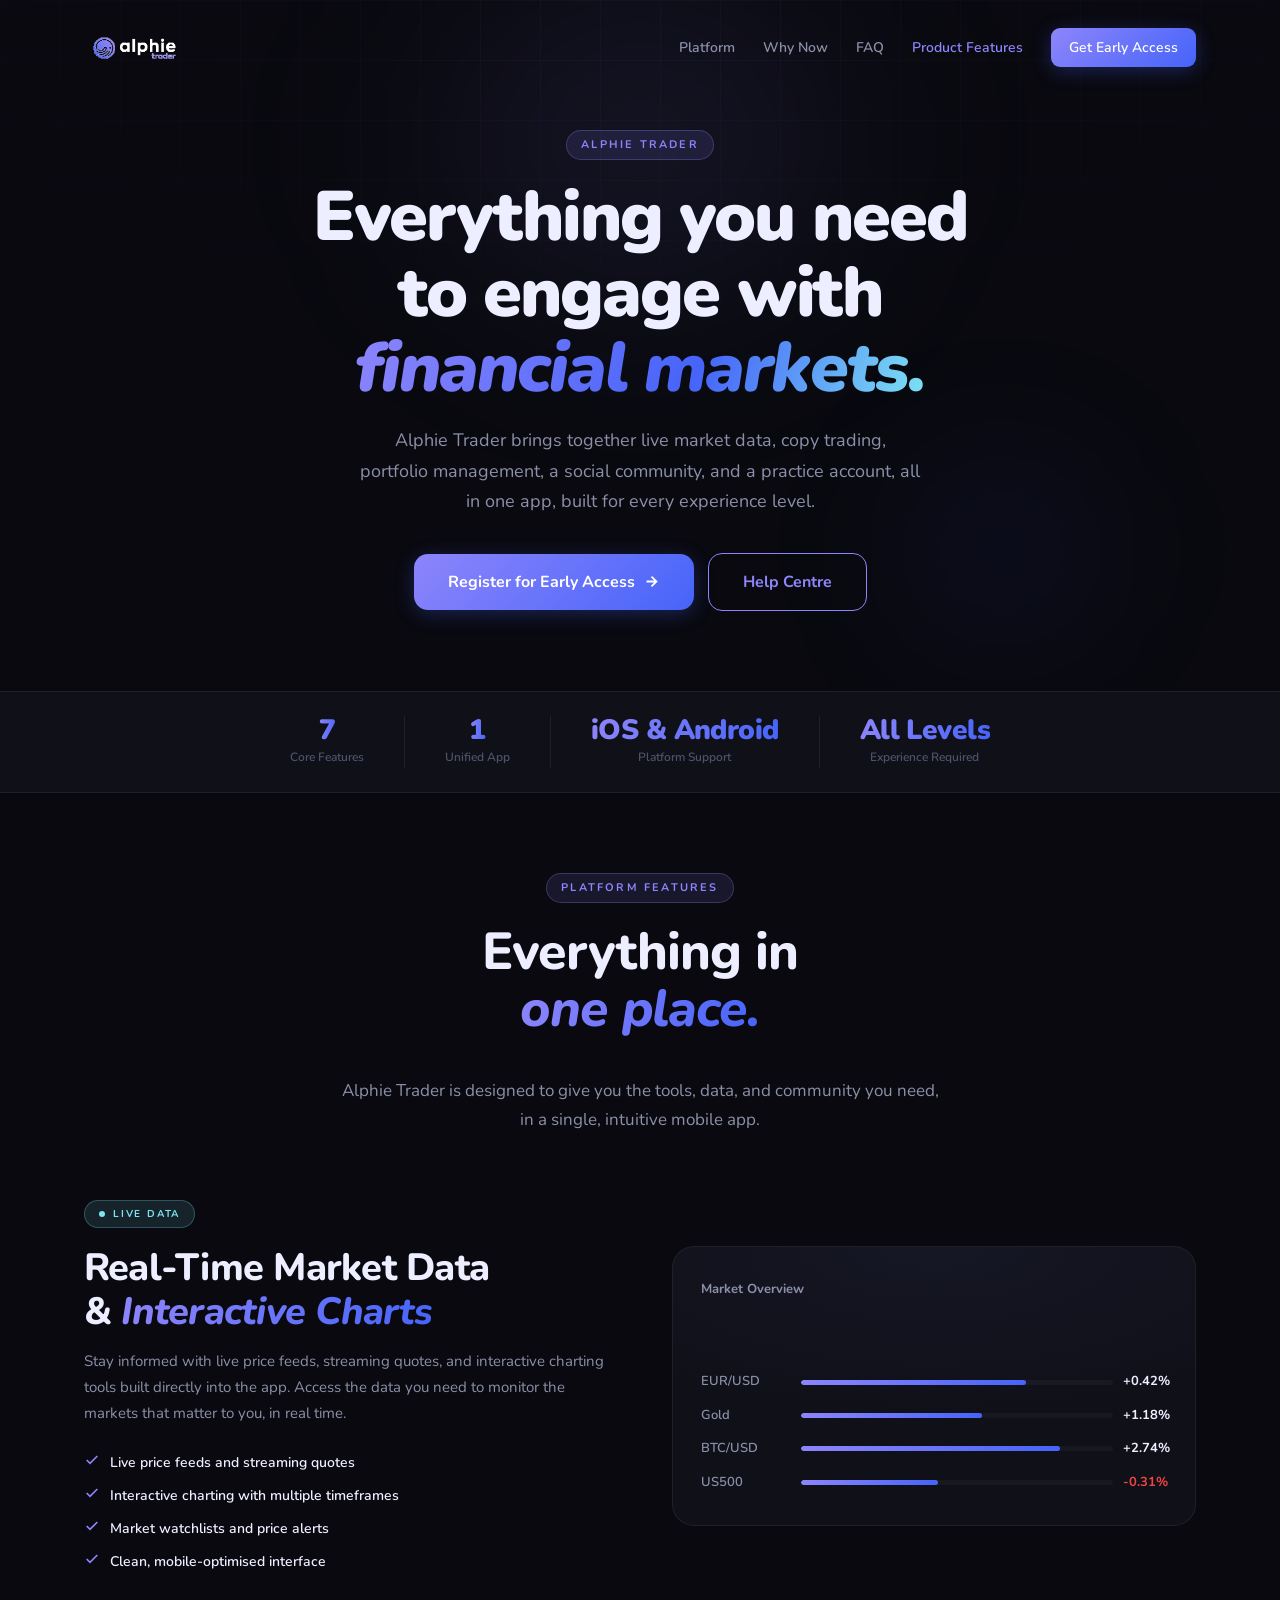
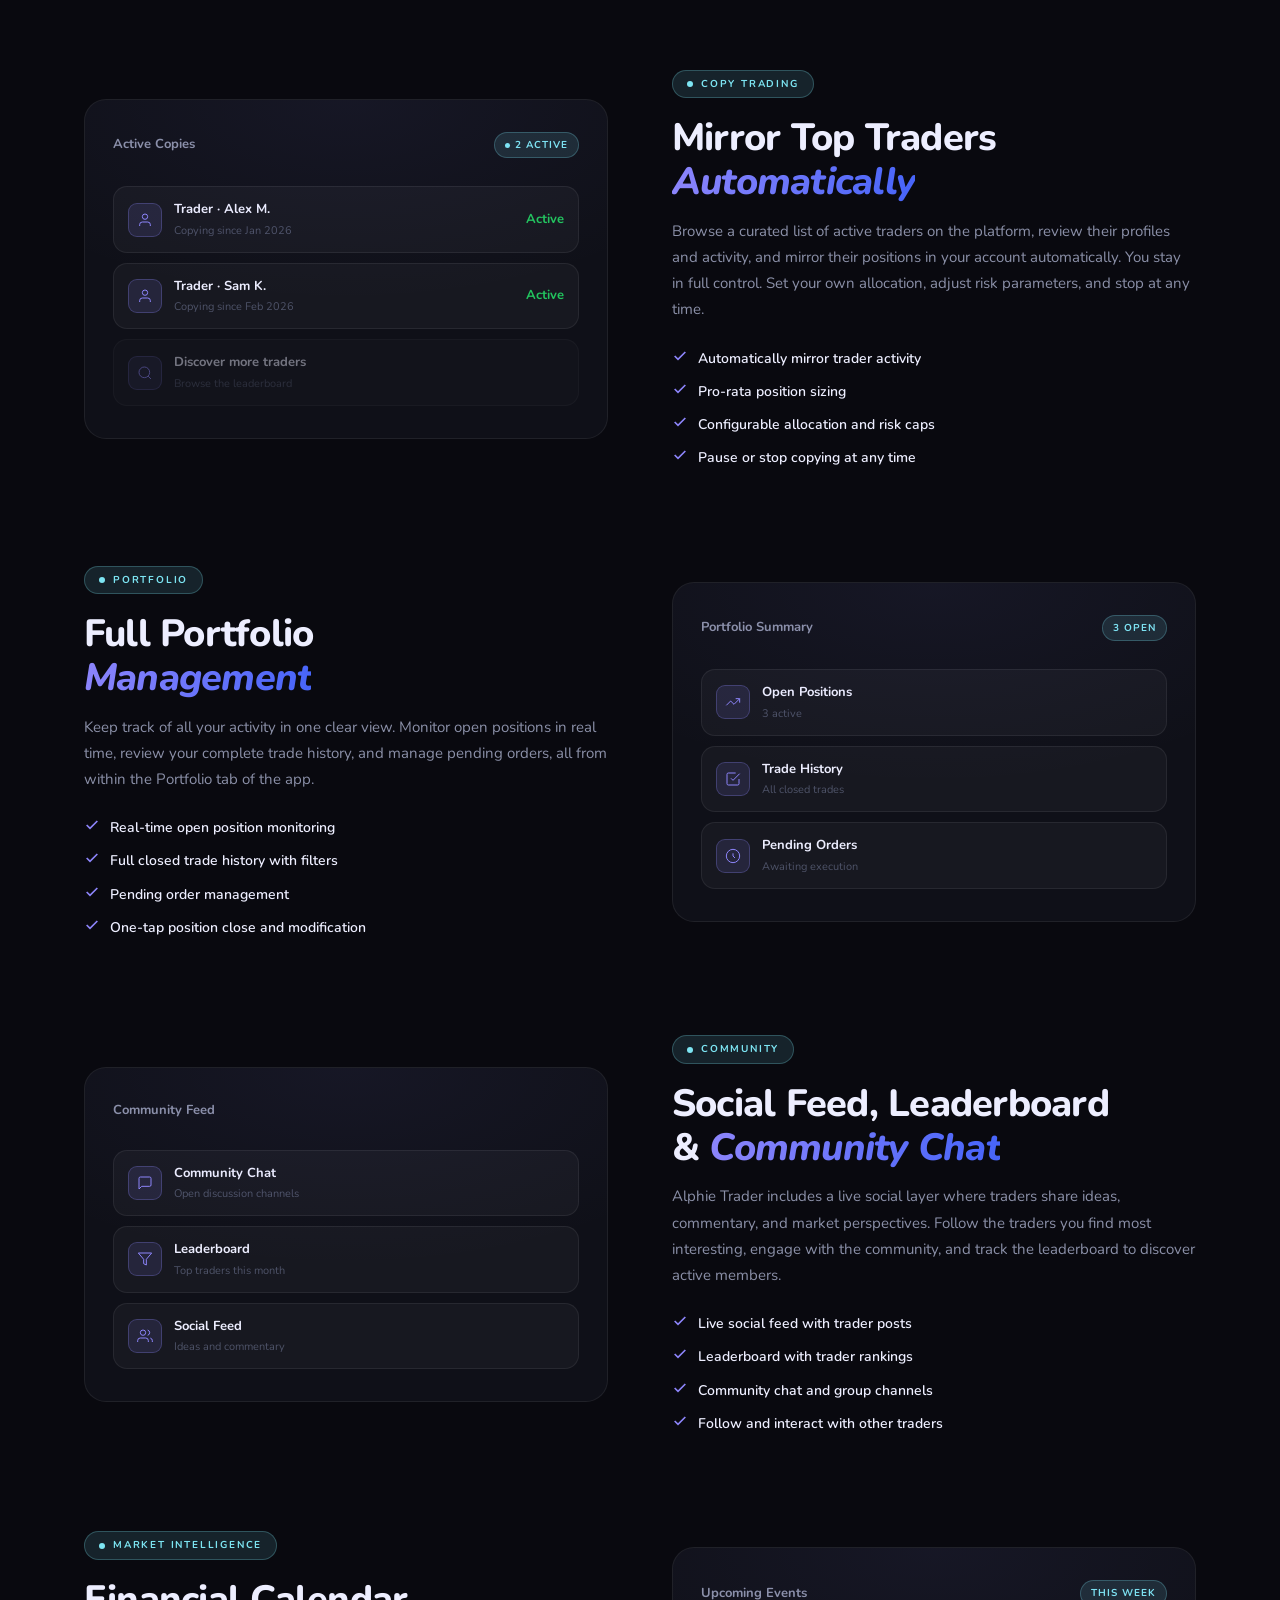
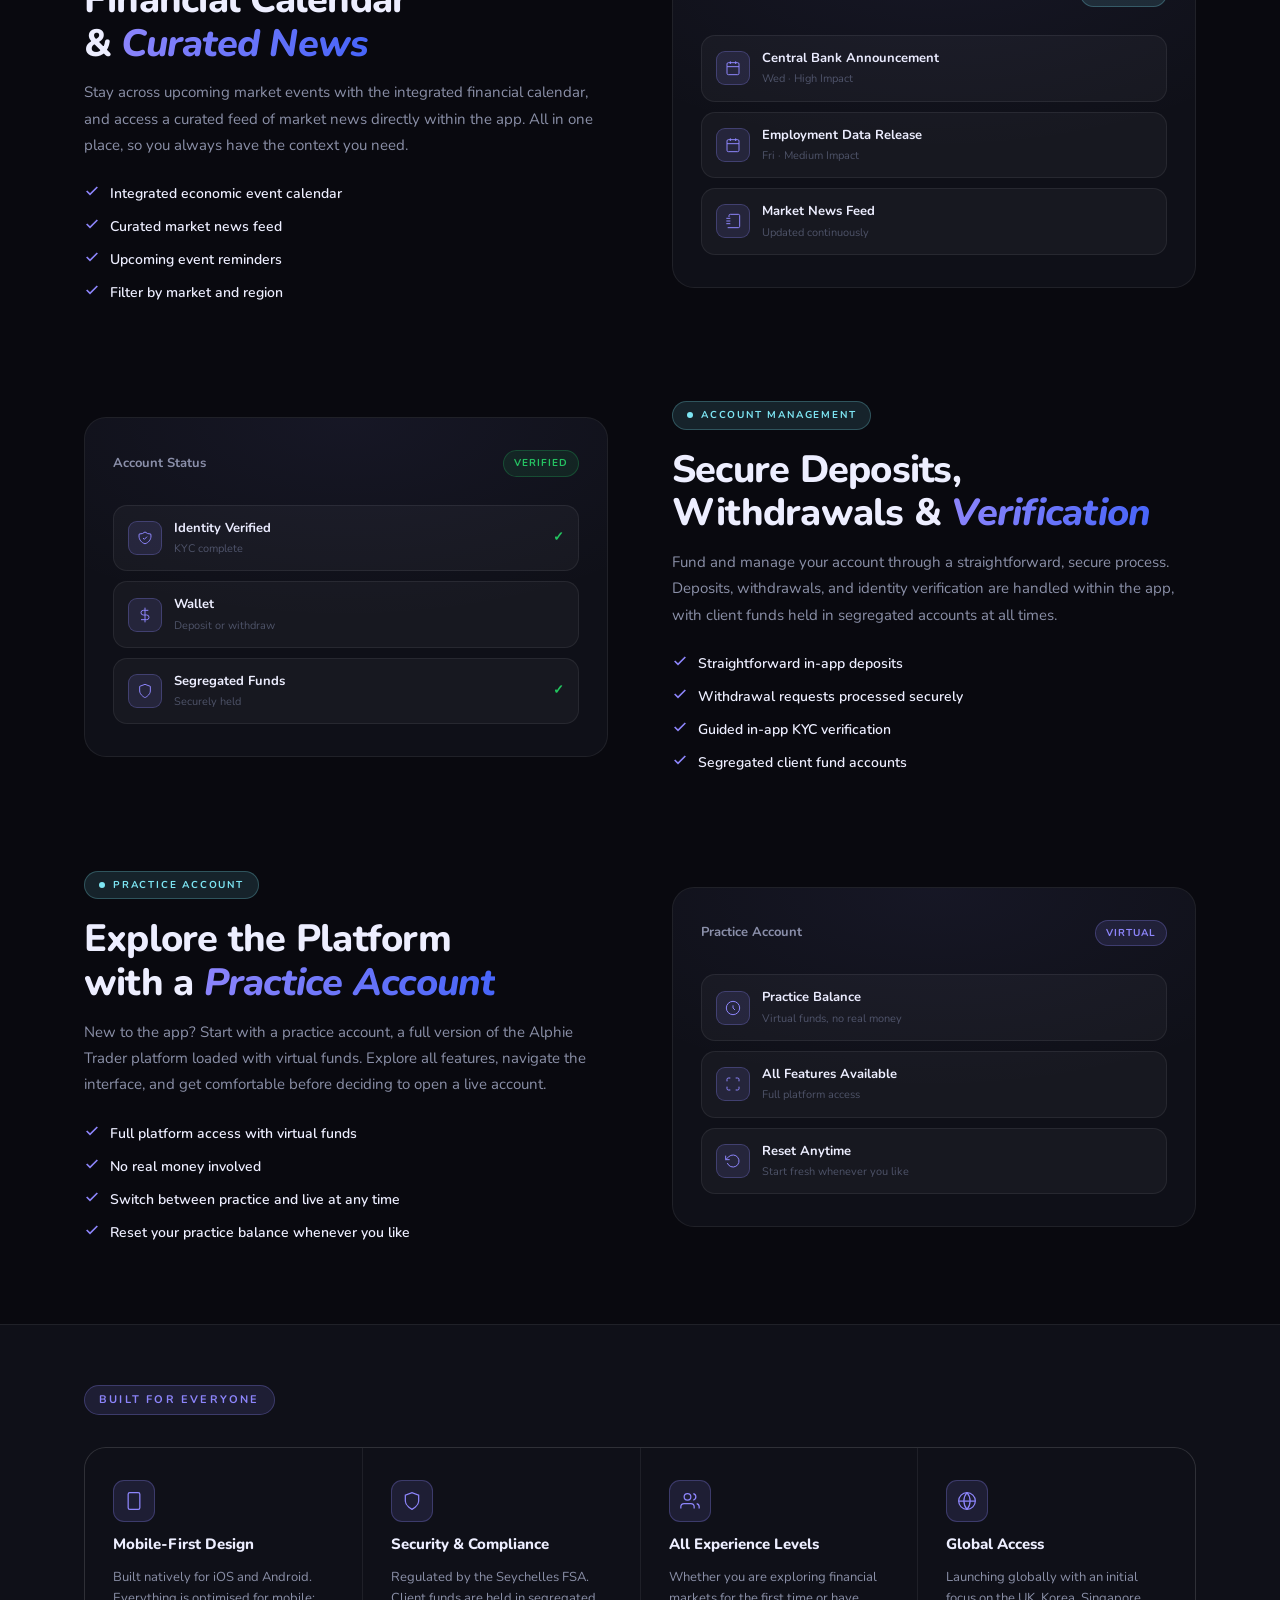
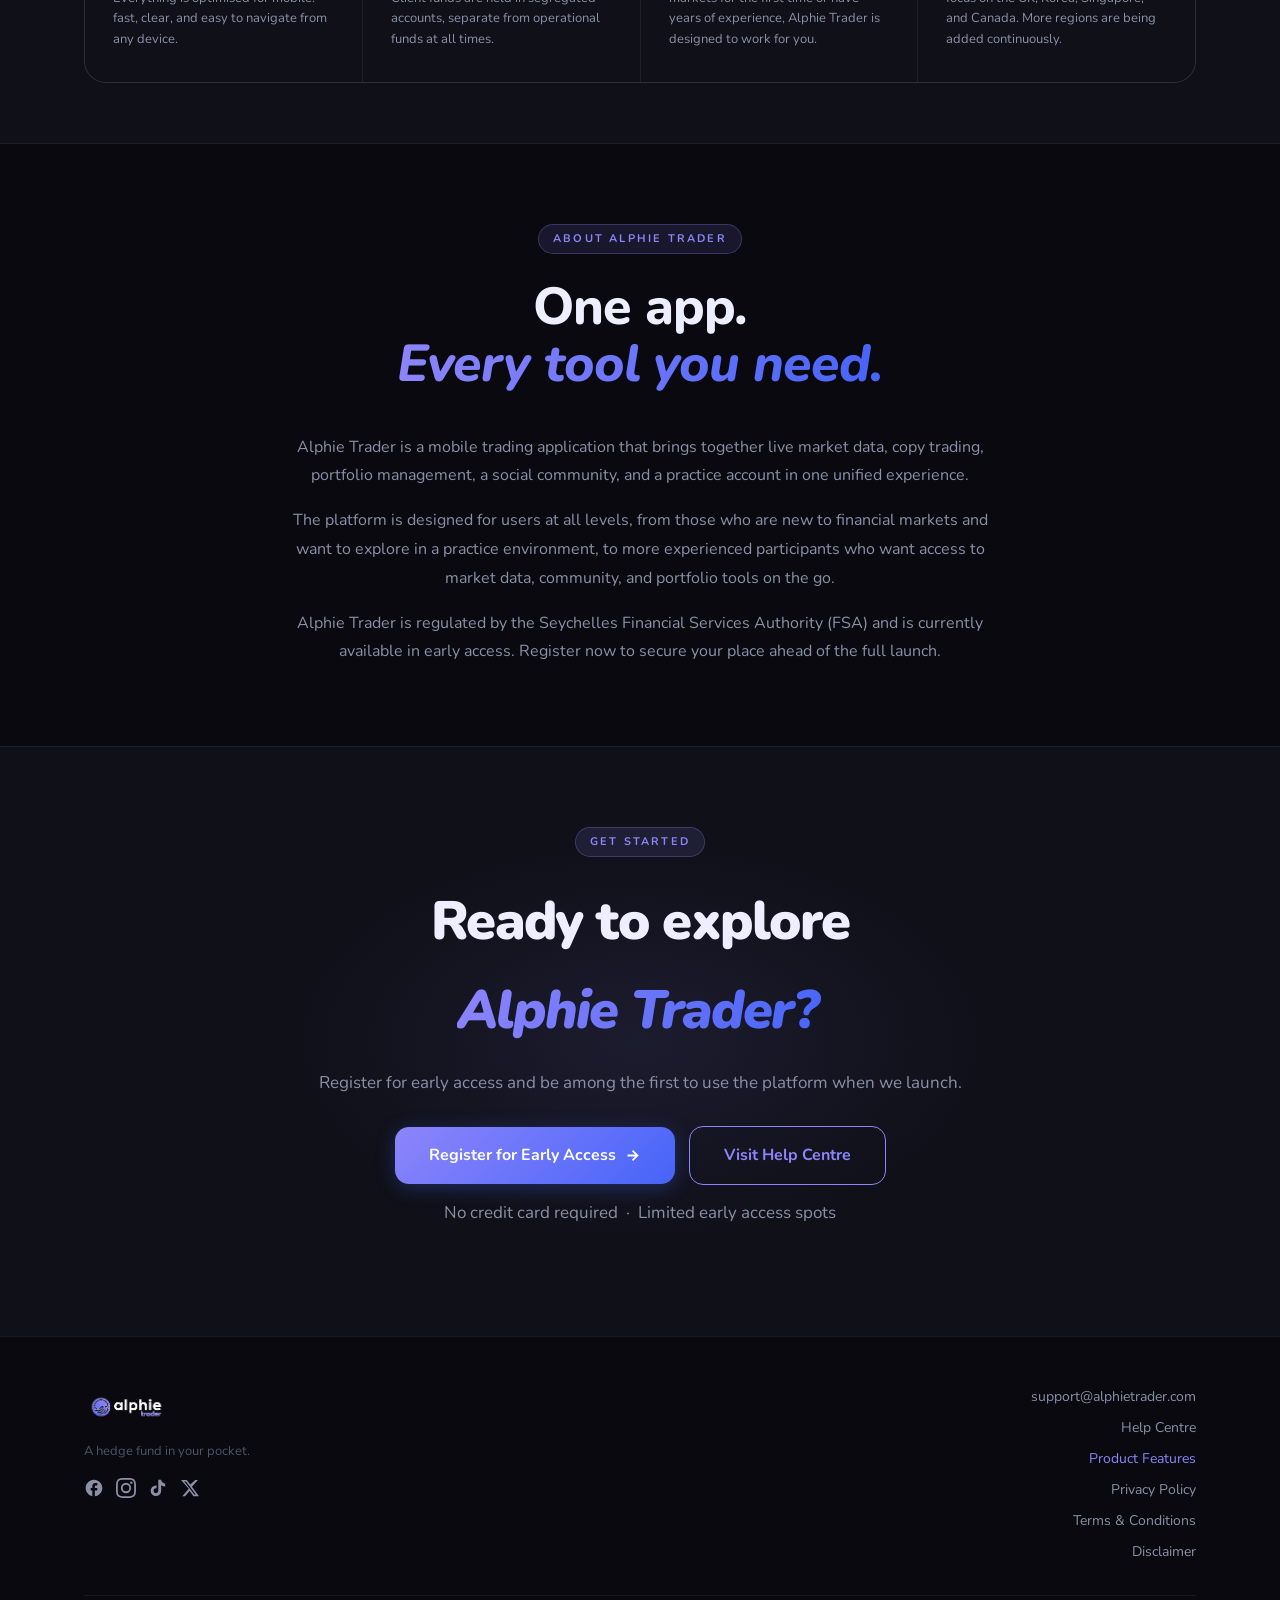
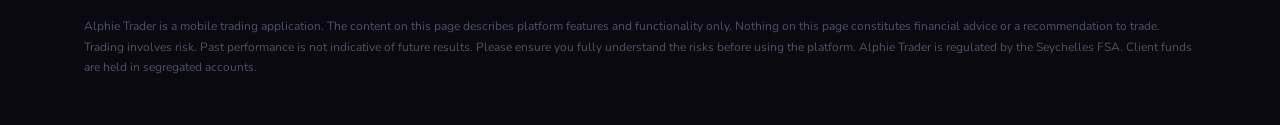
<file: product.html>
<!DOCTYPE html>
<html lang="en">
<head>
  <meta charset="UTF-8" />
  <meta name="viewport" content="width=device-width, initial-scale=1.0" />
  <meta name="description" content="Alphie Trader product features: live market data, copy trading, portfolio management, social community, and a practice account. One app. Built for every level." />
  <title>Product | Alphie Trader</title>
  <link rel="preconnect" href="https://fonts.googleapis.com" />
  <link rel="preconnect" href="https://fonts.gstatic.com" crossorigin />
  <link href="https://fonts.googleapis.com/css2?family=Nunito:ital,wght@0,300;0,400;0,600;0,700;0,800;0,900;1,800&display=swap" rel="stylesheet" />
  <link rel="stylesheet" href="styles.css" />
  <style>
    /* ── Marketing Hero ──────────────────────────────────── */
    .mkt-hero {
      padding: 130px 0 80px;
      text-align: center;
      position: relative;
      overflow: hidden;
    }
    .mkt-hero-bg {
      position: absolute; inset: 0;
      background-image:
        linear-gradient(rgba(141,133,251,0.04) 1px, transparent 1px),
        linear-gradient(90deg, rgba(141,133,251,0.04) 1px, transparent 1px);
      background-size: 60px 60px;
      mask-image: radial-gradient(ellipse 80% 60% at 50% 0%, black 20%, transparent 100%);
      -webkit-mask-image: radial-gradient(ellipse 80% 60% at 50% 0%, black 20%, transparent 100%);
    }
    .mkt-orb-1 {
      position: absolute;
      width: 600px; height: 480px;
      background: radial-gradient(ellipse, rgba(141,133,251,0.13), transparent 70%);
      top: -100px; left: 50%; transform: translateX(-50%);
      border-radius: 50%; filter: blur(90px); pointer-events: none;
    }
    .mkt-orb-2 {
      position: absolute;
      width: 300px; height: 280px;
      background: radial-gradient(ellipse, rgba(70,100,249,0.1), transparent 70%);
      bottom: 0; right: 10%;
      border-radius: 50%; filter: blur(70px); pointer-events: none;
    }
    .mkt-hero-inner { position: relative; z-index: 1; }
    .mkt-hero h1 {
      font-size: clamp(38px, 5.5vw, 70px);
      font-weight: 900;
      letter-spacing: -0.03em;
      line-height: 1.08;
      margin-bottom: 18px;
    }
    .mkt-hero h1 em {
      font-style: italic;
      background: linear-gradient(110deg, var(--indigo) 0%, var(--cobalt) 60%, var(--cyan) 100%);
      -webkit-background-clip: text;
      -webkit-text-fill-color: transparent;
      background-clip: text;
    }
    .mkt-hero-sub {
      font-size: 18px;
      color: var(--text-2);
      max-width: 560px;
      margin: 0 auto 36px;
      line-height: 1.7;
    }
    .mkt-hero-actions {
      display: flex;
      align-items: center;
      justify-content: center;
      gap: 14px;
      flex-wrap: wrap;
    }

    /* ── Stat bar ────────────────────────────────────────── */
    .stat-bar {
      background: var(--surface);
      border-top: 1px solid var(--border);
      border-bottom: 1px solid var(--border);
      padding: 24px 0;
    }
    .stat-bar-inner {
      display: flex;
      align-items: center;
      justify-content: center;
      gap: 0;
      flex-wrap: wrap;
    }
    .stat-item {
      display: flex;
      flex-direction: column;
      align-items: center;
      padding: 0 40px;
      border-right: 1px solid var(--border);
    }
    .stat-item:last-child { border-right: none; }
    .stat-num {
      font-size: 28px; font-weight: 900; line-height: 1;
      background: linear-gradient(100deg, var(--indigo), var(--cobalt));
      -webkit-background-clip: text;
      -webkit-text-fill-color: transparent;
      background-clip: text;
      letter-spacing: -0.02em;
    }
    .stat-label { font-size: 12px; color: var(--text-3); font-weight: 600; margin-top: 4px; }

    /* ── Features section ────────────────────────────────── */
    .features-section { padding: 80px 0; }
    .features-intro {
      text-align: center;
      max-width: 640px;
      margin: 0 auto 64px;
    }
    .features-intro .section-lead { margin-left: auto; margin-right: auto; }

    /* Feature rows */
    .feature-row {
      display: grid;
      grid-template-columns: 1fr 1fr;
      gap: 64px;
      align-items: center;
      margin-bottom: 96px;
    }
    .feature-row:last-of-type { margin-bottom: 0; }
    .feature-row.reverse { direction: rtl; }
    .feature-row.reverse > * { direction: ltr; }

    .feature-copy {}
    .feature-tag {
      display: inline-flex; align-items: center; gap: 8px;
      font-size: 10px; font-weight: 700; letter-spacing: 0.18em;
      text-transform: uppercase; color: var(--cyan);
      background: var(--cyan-dim);
      border: 1px solid rgba(125,229,243,0.25);
      padding: 5px 14px; border-radius: 100px;
      margin-bottom: 18px;
    }
    .feature-tag span {
      width: 6px; height: 6px;
      background: var(--cyan); border-radius: 50%;
      flex-shrink: 0;
    }
    .feature-copy h2 {
      font-size: clamp(26px, 3.5vw, 38px);
      font-weight: 800;
      line-height: 1.15;
      letter-spacing: -0.02em;
      margin-bottom: 14px;
      color: var(--text-1);
    }
    .feature-copy h2 em {
      font-style: italic;
      background: linear-gradient(100deg, var(--indigo), var(--cobalt));
      -webkit-background-clip: text;
      -webkit-text-fill-color: transparent;
      background-clip: text;
    }
    .feature-copy p {
      font-size: 15px;
      color: var(--text-2);
      line-height: 1.75;
      margin-bottom: 24px;
    }
    .feature-checklist {
      list-style: none;
      display: flex;
      flex-direction: column;
      gap: 10px;
    }
    .feature-checklist li {
      display: flex;
      align-items: flex-start;
      gap: 10px;
      font-size: 14px;
      font-weight: 600;
      color: var(--text-1);
    }
    .feature-checklist li svg {
      width: 16px; height: 16px;
      stroke: var(--indigo);
      flex-shrink: 0;
      margin-top: 1px;
    }

    /* Feature visual card */
    .feature-visual {
      background: var(--surface);
      border: 1px solid var(--border);
      border-radius: var(--radius-lg);
      padding: 32px 28px;
      position: relative;
      overflow: hidden;
      min-height: 280px;
      display: flex;
      flex-direction: column;
      justify-content: space-between;
    }
    .feature-visual::before {
      content: '';
      position: absolute; inset: 0;
      background: radial-gradient(ellipse 80% 60% at 50% 0%, rgba(141,133,251,0.06), transparent);
      pointer-events: none;
    }
    .feature-visual-top {
      display: flex;
      align-items: center;
      justify-content: space-between;
      margin-bottom: 28px;
    }
    .fv-title { font-size: 13px; font-weight: 700; color: var(--text-2); }
    .fv-badge {
      display: inline-flex; align-items: center; gap: 5px;
      font-size: 10px; font-weight: 700; letter-spacing: 0.1em;
      color: var(--cyan); background: var(--cyan-dim);
      border: 1px solid rgba(125,229,243,0.25);
      padding: 4px 10px; border-radius: 100px;
    }
    .fv-badge .live-dot { width: 5px; height: 5px; }

    /* Mini stat rows */
    .fv-stats { display: flex; flex-direction: column; gap: 12px; }
    .fv-stat-row { display: flex; align-items: center; gap: 10px; }
    .fv-stat-label { font-size: 13px; font-weight: 600; color: var(--text-2); width: 90px; flex-shrink: 0; }
    .fv-bar { flex: 1; height: 5px; background: var(--surface-2); border-radius: 4px; overflow: hidden; }
    .fv-fill { height: 100%; background: linear-gradient(90deg, var(--indigo), var(--cobalt)); border-radius: 4px; }
    .fv-val { font-size: 13px; font-weight: 700; color: var(--text-1); width: 44px; text-align: right; flex-shrink: 0; }

    /* Mini cards inside feature visuals */
    .fv-cards { display: flex; flex-direction: column; gap: 10px; }
    .fv-card {
      background: var(--surface-2);
      border: 1px solid var(--border);
      border-radius: var(--radius);
      padding: 12px 14px;
      display: flex; align-items: center; gap: 12px;
    }
    .fv-card-icon {
      width: 34px; height: 34px;
      background: var(--indigo-dim);
      border: 1px solid var(--border-hi);
      border-radius: 9px;
      display: flex; align-items: center; justify-content: center;
      flex-shrink: 0;
    }
    .fv-card-icon svg { stroke: var(--indigo); width: 16px; height: 16px; }
    .fv-card-text { flex: 1; }
    .fv-card-name { font-size: 13px; font-weight: 700; color: var(--text-1); }
    .fv-card-sub { font-size: 11px; color: var(--text-3); margin-top: 1px; }
    .fv-card-val { font-size: 13px; font-weight: 700; color: var(--text-1); flex-shrink: 0; }
    .fv-card-val.up { color: #22C55E; }

    /* ── Platform highlights strip ───────────────────────── */
    .highlights-strip {
      background: var(--surface);
      border-top: 1px solid var(--border);
      border-bottom: 1px solid var(--border);
      padding: 60px 0;
    }
    .highlights-grid {
      display: grid;
      grid-template-columns: repeat(4, 1fr);
      gap: 1px;
      background: var(--border);
      border: 1px solid var(--border);
      border-radius: var(--radius-lg);
      overflow: hidden;
    }
    .highlight-item {
      background: var(--surface);
      padding: 32px 28px;
      display: flex;
      flex-direction: column;
      gap: 10px;
    }
    .highlight-icon {
      width: 42px; height: 42px;
      background: var(--indigo-dim);
      border: 1px solid var(--border-hi);
      border-radius: 11px;
      display: flex; align-items: center; justify-content: center;
    }
    .highlight-icon svg { stroke: var(--indigo); width: 20px; height: 20px; }
    .highlight-item h3 { font-size: 15px; font-weight: 800; color: var(--text-1); }
    .highlight-item p { font-size: 13px; color: var(--text-2); line-height: 1.6; }

    /* ── About strip ──────────────────────────────────────── */
    .about-strip {
      padding: 80px 0;
      text-align: center;
    }
    .about-inner { max-width: 700px; margin: 0 auto; }
    .about-inner p {
      font-size: 16px; color: var(--text-2); line-height: 1.8;
      margin-bottom: 16px;
    }
    .about-inner p:last-of-type { margin-bottom: 0; }

    /* ── Final CTA strip ──────────────────────────────────── */
    .mkt-cta {
      background: var(--surface);
      border-top: 1px solid var(--border);
      padding: 80px 0;
      text-align: center;
      position: relative;
      overflow: hidden;
    }
    .mkt-cta-glow {
      position: absolute;
      top: 50%; left: 50%; transform: translate(-50%, -50%);
      width: 700px; height: 400px;
      background: radial-gradient(ellipse, rgba(141,133,251,0.1), transparent 70%);
      pointer-events: none;
    }
    .mkt-cta-inner { position: relative; z-index: 1; }
    .mkt-cta h2 {
      font-size: clamp(30px, 4.5vw, 54px);
      font-weight: 900; letter-spacing: -0.03em;
      margin-bottom: 14px;
    }
    .mkt-cta h2 em {
      font-style: italic;
      background: linear-gradient(110deg, var(--indigo), var(--cobalt));
      -webkit-background-clip: text;
      -webkit-text-fill-color: transparent;
      background-clip: text;
      padding-right: 0.12em;
    }
    .mkt-cta p { font-size: 17px; color: var(--text-2); margin-bottom: 28px; line-height: 1.7; }
    .mkt-cta-actions {
      display: flex; align-items: center; justify-content: center;
      gap: 14px; flex-wrap: wrap;
    }
    .mkt-cta-micro { font-size: 12px; color: var(--text-3); margin-top: 14px; }

    /* Responsive */
    @media (max-width: 900px) {
      .feature-row { grid-template-columns: 1fr; gap: 36px; }
      .feature-row.reverse { direction: ltr; }
      .highlights-grid { grid-template-columns: repeat(2, 1fr); }
      .stat-item { padding: 0 24px; }
    }
    @media (max-width: 767px) {
      .mkt-hero { padding: 110px 0 60px; }
      .highlights-grid { grid-template-columns: 1fr; }
      .stat-bar-inner { gap: 16px; }
      .stat-item { border-right: none; border-bottom: 1px solid var(--border); padding: 16px 0; width: 100%; }
      .stat-item:last-child { border-bottom: none; }
    }
  </style>
</head>
<body>

  <!-- STICKY HEADER -->
  <header class="site-header" id="site-header">
    <div class="header-inner container">
      <a href="index.html" class="logo-link" aria-label="Alphie Trader Home">
        <img src="logo-white.png" alt="Alphie Trader" class="logo-img" />
        <img src="logo-white.png" alt="Alphie Trader" class="logo-img logo-img-mobile" />
      </a>
      <nav class="header-nav" aria-label="Main navigation">
        <a href="index.html#features">Platform</a>
        <a href="index.html#why">Why Now</a>
        <a href="index.html#faq">FAQ</a>
        <a href="product.html" style="color:var(--indigo)">Product Features</a>
        <a href="index.html#register" class="btn btn-primary btn-sm">Get Early Access</a>
      </nav>
      <button class="nav-toggle" id="nav-toggle" aria-label="Open menu" aria-expanded="false">
        <span></span><span></span><span></span>
      </button>
    </div>
    <div class="mobile-nav" id="mobile-nav">
      <a href="index.html#features">Platform</a>
      <a href="index.html#why">Why Now</a>
      <a href="index.html#faq">FAQ</a>
      <a href="product.html" style="color:var(--indigo)">Product Features</a>
      <a href="index.html#register" class="btn btn-primary btn-full">Get Early Access</a>
    </div>
  </header>

  <main>

    <!-- HERO -->
    <section class="mkt-hero">
      <div class="mkt-hero-bg" aria-hidden="true"></div>
      <div class="mkt-orb-1" aria-hidden="true"></div>
      <div class="mkt-orb-2" aria-hidden="true"></div>
      <div class="container mkt-hero-inner">
        <div class="section-label">ALPHIE TRADER</div>
        <h1>Everything you need<br />to engage with<br /><em>financial markets.</em></h1>
        <p class="mkt-hero-sub">Alphie Trader brings together live market data, copy trading, portfolio management, a social community, and a practice account, all in one app, built for every experience level.</p>
        <div class="mkt-hero-actions">
          <a href="index.html#register" class="btn btn-primary btn-lg">
            Register for Early Access
            <svg width="17" height="17" viewBox="0 0 24 24" fill="none" stroke="currentColor" stroke-width="2.5" aria-hidden="true"><path d="M5 12h14M12 5l7 7-7 7"/></svg>
          </a>
          <a href="support.html" class="btn btn-outline-indigo btn-lg">Help Centre</a>
        </div>
      </div>
    </section>

    <!-- STAT BAR -->
    <div class="stat-bar">
      <div class="container stat-bar-inner">
        <div class="stat-item">
          <span class="stat-num">7</span>
          <span class="stat-label">Core Features</span>
        </div>
        <div class="stat-item">
          <span class="stat-num">1</span>
          <span class="stat-label">Unified App</span>
        </div>
        <div class="stat-item">
          <span class="stat-num">iOS &amp; Android</span>
          <span class="stat-label">Platform Support</span>
        </div>
        <div class="stat-item">
          <span class="stat-num">All Levels</span>
          <span class="stat-label">Experience Required</span>
        </div>
      </div>
    </div>

    <!-- FEATURES -->
    <section class="features-section">
      <div class="container">

        <div class="features-intro reveal">
          <div class="section-label">PLATFORM FEATURES</div>
          <h2 class="section-h2">Everything in<br /><em>one place.</em></h2>
          <p class="section-lead">Alphie Trader is designed to give you the tools, data, and community you need, in a single, intuitive mobile app.</p>
        </div>

        <!-- Feature 1: Live Market Data & Charts -->
        <div class="feature-row reveal">
          <div class="feature-copy">
            <div class="feature-tag"><span></span>LIVE DATA</div>
            <h2>Real-Time Market Data<br />&amp; <em>Interactive Charts</em></h2>
            <p>Stay informed with live price feeds, streaming quotes, and interactive charting tools built directly into the app. Access the data you need to monitor the markets that matter to you, in real time.</p>
            <ul class="feature-checklist">
              <li><svg viewBox="0 0 24 24" fill="none" stroke-width="2.5" aria-hidden="true"><polyline points="20 6 9 17 4 12"/></svg> Live price feeds and streaming quotes</li>
              <li><svg viewBox="0 0 24 24" fill="none" stroke-width="2.5" aria-hidden="true"><polyline points="20 6 9 17 4 12"/></svg> Interactive charting with multiple timeframes</li>
              <li><svg viewBox="0 0 24 24" fill="none" stroke-width="2.5" aria-hidden="true"><polyline points="20 6 9 17 4 12"/></svg> Market watchlists and price alerts</li>
              <li><svg viewBox="0 0 24 24" fill="none" stroke-width="2.5" aria-hidden="true"><polyline points="20 6 9 17 4 12"/></svg> Clean, mobile-optimised interface</li>
            </ul>
          </div>
          <div class="feature-visual">
            <div class="feature-visual-top">
              <span class="fv-title">Market Overview</span>
            </div>
            <div class="fv-stats">
              <div class="fv-stat-row">
                <span class="fv-stat-label">EUR/USD</span>
                <div class="fv-bar"><div class="fv-fill" style="width:72%"></div></div>
                <span class="fv-val up">+0.42%</span>
              </div>
              <div class="fv-stat-row">
                <span class="fv-stat-label">Gold</span>
                <div class="fv-bar"><div class="fv-fill" style="width:58%"></div></div>
                <span class="fv-val up">+1.18%</span>
              </div>
              <div class="fv-stat-row">
                <span class="fv-stat-label">BTC/USD</span>
                <div class="fv-bar"><div class="fv-fill" style="width:83%"></div></div>
                <span class="fv-val up">+2.74%</span>
              </div>
              <div class="fv-stat-row">
                <span class="fv-stat-label">US500</span>
                <div class="fv-bar"><div class="fv-fill" style="width:44%"></div></div>
                <span class="fv-val" style="color:#EF4444">-0.31%</span>
              </div>
            </div>
          </div>
        </div>

        <!-- Feature 2: Copy Trading -->
        <div class="feature-row reverse reveal">
          <div class="feature-copy">
            <div class="feature-tag"><span></span>COPY TRADING</div>
            <h2>Mirror Top Traders<br /><em>Automatically</em></h2>
            <p>Browse a curated list of active traders on the platform, review their profiles and activity, and mirror their positions in your account automatically. You stay in full control. Set your own allocation, adjust risk parameters, and stop at any time.</p>
            <ul class="feature-checklist">
              <li><svg viewBox="0 0 24 24" fill="none" stroke-width="2.5" aria-hidden="true"><polyline points="20 6 9 17 4 12"/></svg> Automatically mirror trader activity</li>
              <li><svg viewBox="0 0 24 24" fill="none" stroke-width="2.5" aria-hidden="true"><polyline points="20 6 9 17 4 12"/></svg> Pro-rata position sizing</li>
              <li><svg viewBox="0 0 24 24" fill="none" stroke-width="2.5" aria-hidden="true"><polyline points="20 6 9 17 4 12"/></svg> Configurable allocation and risk caps</li>
              <li><svg viewBox="0 0 24 24" fill="none" stroke-width="2.5" aria-hidden="true"><polyline points="20 6 9 17 4 12"/></svg> Pause or stop copying at any time</li>
            </ul>
          </div>
          <div class="feature-visual">
            <div class="feature-visual-top">
              <span class="fv-title">Active Copies</span>
              <span class="fv-badge"><span class="live-dot" style="display:inline-block;width:5px;height:5px;background:var(--cyan);border-radius:50%;animation:blinkDot 1.2s ease-in-out infinite;flex-shrink:0"></span>2 ACTIVE</span>
            </div>
            <div class="fv-cards">
              <div class="fv-card">
                <div class="fv-card-icon"><svg viewBox="0 0 24 24" fill="none" stroke-width="1.5"><path d="M20 21v-2a4 4 0 00-4-4H8a4 4 0 00-4 4v2"/><circle cx="12" cy="7" r="4"/></svg></div>
                <div class="fv-card-text">
                  <div class="fv-card-name">Trader · Alex M.</div>
                  <div class="fv-card-sub">Copying since Jan 2026</div>
                </div>
                <span class="fv-card-val up">Active</span>
              </div>
              <div class="fv-card">
                <div class="fv-card-icon"><svg viewBox="0 0 24 24" fill="none" stroke-width="1.5"><path d="M20 21v-2a4 4 0 00-4-4H8a4 4 0 00-4 4v2"/><circle cx="12" cy="7" r="4"/></svg></div>
                <div class="fv-card-text">
                  <div class="fv-card-name">Trader · Sam K.</div>
                  <div class="fv-card-sub">Copying since Feb 2026</div>
                </div>
                <span class="fv-card-val up">Active</span>
              </div>
              <div class="fv-card" style="opacity:0.45">
                <div class="fv-card-icon"><svg viewBox="0 0 24 24" fill="none" stroke-width="1.5"><circle cx="11" cy="11" r="8"/><path d="M21 21l-4.35-4.35"/></svg></div>
                <div class="fv-card-text">
                  <div class="fv-card-name">Discover more traders</div>
                  <div class="fv-card-sub">Browse the leaderboard</div>
                </div>
              </div>
            </div>
          </div>
        </div>

        <!-- Feature 3: Portfolio Management -->
        <div class="feature-row reveal">
          <div class="feature-copy">
            <div class="feature-tag"><span></span>PORTFOLIO</div>
            <h2>Full Portfolio<br /><em>Management</em></h2>
            <p>Keep track of all your activity in one clear view. Monitor open positions in real time, review your complete trade history, and manage pending orders, all from within the Portfolio tab of the app.</p>
            <ul class="feature-checklist">
              <li><svg viewBox="0 0 24 24" fill="none" stroke-width="2.5" aria-hidden="true"><polyline points="20 6 9 17 4 12"/></svg> Real-time open position monitoring</li>
              <li><svg viewBox="0 0 24 24" fill="none" stroke-width="2.5" aria-hidden="true"><polyline points="20 6 9 17 4 12"/></svg> Full closed trade history with filters</li>
              <li><svg viewBox="0 0 24 24" fill="none" stroke-width="2.5" aria-hidden="true"><polyline points="20 6 9 17 4 12"/></svg> Pending order management</li>
              <li><svg viewBox="0 0 24 24" fill="none" stroke-width="2.5" aria-hidden="true"><polyline points="20 6 9 17 4 12"/></svg> One-tap position close and modification</li>
            </ul>
          </div>
          <div class="feature-visual">
            <div class="feature-visual-top">
              <span class="fv-title">Portfolio Summary</span>
              <span class="fv-badge">3 OPEN</span>
            </div>
            <div class="fv-cards">
              <div class="fv-card">
                <div class="fv-card-icon"><svg viewBox="0 0 24 24" fill="none" stroke-width="1.5"><polyline points="22 7 13.5 15.5 8.5 10.5 2 17"/><polyline points="16 7 22 7 22 13"/></svg></div>
                <div class="fv-card-text">
                  <div class="fv-card-name">Open Positions</div>
                  <div class="fv-card-sub">3 active</div>
                </div>
              </div>
              <div class="fv-card">
                <div class="fv-card-icon"><svg viewBox="0 0 24 24" fill="none" stroke-width="1.5"><polyline points="9 11 12 14 22 4"/><path d="M21 12v7a2 2 0 01-2 2H5a2 2 0 01-2-2V5a2 2 0 012-2h11"/></svg></div>
                <div class="fv-card-text">
                  <div class="fv-card-name">Trade History</div>
                  <div class="fv-card-sub">All closed trades</div>
                </div>
              </div>
              <div class="fv-card">
                <div class="fv-card-icon"><svg viewBox="0 0 24 24" fill="none" stroke-width="1.5"><circle cx="12" cy="12" r="10"/><path d="M12 8v4l3 3"/></svg></div>
                <div class="fv-card-text">
                  <div class="fv-card-name">Pending Orders</div>
                  <div class="fv-card-sub">Awaiting execution</div>
                </div>
              </div>
            </div>
          </div>
        </div>

        <!-- Feature 4: Social Feed & Community -->
        <div class="feature-row reverse reveal">
          <div class="feature-copy">
            <div class="feature-tag"><span></span>COMMUNITY</div>
            <h2>Social Feed, Leaderboard<br />&amp; <em>Community Chat</em></h2>
            <p>Alphie Trader includes a live social layer where traders share ideas, commentary, and market perspectives. Follow the traders you find most interesting, engage with the community, and track the leaderboard to discover active members.</p>
            <ul class="feature-checklist">
              <li><svg viewBox="0 0 24 24" fill="none" stroke-width="2.5" aria-hidden="true"><polyline points="20 6 9 17 4 12"/></svg> Live social feed with trader posts</li>
              <li><svg viewBox="0 0 24 24" fill="none" stroke-width="2.5" aria-hidden="true"><polyline points="20 6 9 17 4 12"/></svg> Leaderboard with trader rankings</li>
              <li><svg viewBox="0 0 24 24" fill="none" stroke-width="2.5" aria-hidden="true"><polyline points="20 6 9 17 4 12"/></svg> Community chat and group channels</li>
              <li><svg viewBox="0 0 24 24" fill="none" stroke-width="2.5" aria-hidden="true"><polyline points="20 6 9 17 4 12"/></svg> Follow and interact with other traders</li>
            </ul>
          </div>
          <div class="feature-visual">
            <div class="feature-visual-top">
              <span class="fv-title">Community Feed</span>
            </div>
            <div class="fv-cards">
              <div class="fv-card">
                <div class="fv-card-icon"><svg viewBox="0 0 24 24" fill="none" stroke-width="1.5"><path d="M21 15a2 2 0 01-2 2H7l-4 4V5a2 2 0 012-2h14a2 2 0 012 2z"/></svg></div>
                <div class="fv-card-text">
                  <div class="fv-card-name">Community Chat</div>
                  <div class="fv-card-sub">Open discussion channels</div>
                </div>
              </div>
              <div class="fv-card">
                <div class="fv-card-icon"><svg viewBox="0 0 24 24" fill="none" stroke-width="1.5"><polyline points="22 3 2 3 10 12.46 10 19 14 21 14 12.46 22 3"/></svg></div>
                <div class="fv-card-text">
                  <div class="fv-card-name">Leaderboard</div>
                  <div class="fv-card-sub">Top traders this month</div>
                </div>
              </div>
              <div class="fv-card">
                <div class="fv-card-icon"><svg viewBox="0 0 24 24" fill="none" stroke-width="1.5"><path d="M17 21v-2a4 4 0 00-4-4H5a4 4 0 00-4 4v2"/><circle cx="9" cy="7" r="4"/><path d="M23 21v-2a4 4 0 00-3-3.87M16 3.13a4 4 0 010 7.75"/></svg></div>
                <div class="fv-card-text">
                  <div class="fv-card-name">Social Feed</div>
                  <div class="fv-card-sub">Ideas and commentary</div>
                </div>
              </div>
            </div>
          </div>
        </div>

        <!-- Feature 5: Financial Calendar & News -->
        <div class="feature-row reveal">
          <div class="feature-copy">
            <div class="feature-tag"><span></span>MARKET INTELLIGENCE</div>
            <h2>Financial Calendar<br />&amp; <em>Curated News</em></h2>
            <p>Stay across upcoming market events with the integrated financial calendar, and access a curated feed of market news directly within the app. All in one place, so you always have the context you need.</p>
            <ul class="feature-checklist">
              <li><svg viewBox="0 0 24 24" fill="none" stroke-width="2.5" aria-hidden="true"><polyline points="20 6 9 17 4 12"/></svg> Integrated economic event calendar</li>
              <li><svg viewBox="0 0 24 24" fill="none" stroke-width="2.5" aria-hidden="true"><polyline points="20 6 9 17 4 12"/></svg> Curated market news feed</li>
              <li><svg viewBox="0 0 24 24" fill="none" stroke-width="2.5" aria-hidden="true"><polyline points="20 6 9 17 4 12"/></svg> Upcoming event reminders</li>
              <li><svg viewBox="0 0 24 24" fill="none" stroke-width="2.5" aria-hidden="true"><polyline points="20 6 9 17 4 12"/></svg> Filter by market and region</li>
            </ul>
          </div>
          <div class="feature-visual">
            <div class="feature-visual-top">
              <span class="fv-title">Upcoming Events</span>
              <span class="fv-badge">THIS WEEK</span>
            </div>
            <div class="fv-cards">
              <div class="fv-card">
                <div class="fv-card-icon"><svg viewBox="0 0 24 24" fill="none" stroke-width="1.5"><rect x="3" y="4" width="18" height="18" rx="2" ry="2"/><line x1="16" y1="2" x2="16" y2="6"/><line x1="8" y1="2" x2="8" y2="6"/><line x1="3" y1="10" x2="21" y2="10"/></svg></div>
                <div class="fv-card-text">
                  <div class="fv-card-name">Central Bank Announcement</div>
                  <div class="fv-card-sub">Wed · High Impact</div>
                </div>
              </div>
              <div class="fv-card">
                <div class="fv-card-icon"><svg viewBox="0 0 24 24" fill="none" stroke-width="1.5"><rect x="3" y="4" width="18" height="18" rx="2" ry="2"/><line x1="16" y1="2" x2="16" y2="6"/><line x1="8" y1="2" x2="8" y2="6"/><line x1="3" y1="10" x2="21" y2="10"/></svg></div>
                <div class="fv-card-text">
                  <div class="fv-card-name">Employment Data Release</div>
                  <div class="fv-card-sub">Fri · Medium Impact</div>
                </div>
              </div>
              <div class="fv-card">
                <div class="fv-card-icon"><svg viewBox="0 0 24 24" fill="none" stroke-width="1.5"><path d="M4 22h16a2 2 0 002-2V4a2 2 0 00-2-2H8a2 2 0 00-2 2v2"/><path d="M2 8h6"/><path d="M2 12h6"/><path d="M2 16h6"/></svg></div>
                <div class="fv-card-text">
                  <div class="fv-card-name">Market News Feed</div>
                  <div class="fv-card-sub">Updated continuously</div>
                </div>
              </div>
            </div>
          </div>
        </div>

        <!-- Feature 6: Secure Deposits, Withdrawals & KYC -->
        <div class="feature-row reverse reveal">
          <div class="feature-copy">
            <div class="feature-tag"><span></span>ACCOUNT MANAGEMENT</div>
            <h2>Secure Deposits,<br />Withdrawals &amp; <em>Verification</em></h2>
            <p>Fund and manage your account through a straightforward, secure process. Deposits, withdrawals, and identity verification are handled within the app, with client funds held in segregated accounts at all times.</p>
            <ul class="feature-checklist">
              <li><svg viewBox="0 0 24 24" fill="none" stroke-width="2.5" aria-hidden="true"><polyline points="20 6 9 17 4 12"/></svg> Straightforward in-app deposits</li>
              <li><svg viewBox="0 0 24 24" fill="none" stroke-width="2.5" aria-hidden="true"><polyline points="20 6 9 17 4 12"/></svg> Withdrawal requests processed securely</li>
              <li><svg viewBox="0 0 24 24" fill="none" stroke-width="2.5" aria-hidden="true"><polyline points="20 6 9 17 4 12"/></svg> Guided in-app KYC verification</li>
              <li><svg viewBox="0 0 24 24" fill="none" stroke-width="2.5" aria-hidden="true"><polyline points="20 6 9 17 4 12"/></svg> Segregated client fund accounts</li>
            </ul>
          </div>
          <div class="feature-visual">
            <div class="feature-visual-top">
              <span class="fv-title">Account Status</span>
              <span class="fv-badge" style="color:#22C55E;background:rgba(34,197,94,0.1);border-color:rgba(34,197,94,0.25)">VERIFIED</span>
            </div>
            <div class="fv-cards">
              <div class="fv-card">
                <div class="fv-card-icon"><svg viewBox="0 0 24 24" fill="none" stroke-width="1.5"><path d="M9 12l2 2 4-4m5.618-4.016A11.955 11.955 0 0112 2.944a11.955 11.955 0 01-8.618 3.04A12.02 12.02 0 003 9c0 5.591 3.824 10.29 9 11.622 5.176-1.332 9-6.03 9-11.622 0-1.042-.133-2.052-.382-3.016z"/></svg></div>
                <div class="fv-card-text">
                  <div class="fv-card-name">Identity Verified</div>
                  <div class="fv-card-sub">KYC complete</div>
                </div>
                <span class="fv-card-val up">✓</span>
              </div>
              <div class="fv-card">
                <div class="fv-card-icon"><svg viewBox="0 0 24 24" fill="none" stroke-width="1.5"><line x1="12" y1="1" x2="12" y2="23"/><path d="M17 5H9.5a3.5 3.5 0 000 7h5a3.5 3.5 0 010 7H6"/></svg></div>
                <div class="fv-card-text">
                  <div class="fv-card-name">Wallet</div>
                  <div class="fv-card-sub">Deposit or withdraw</div>
                </div>
              </div>
              <div class="fv-card">
                <div class="fv-card-icon"><svg viewBox="0 0 24 24" fill="none" stroke-width="1.5"><path d="M12 22s8-4 8-10V5l-8-3-8 3v7c0 6 8 10 8 10z"/></svg></div>
                <div class="fv-card-text">
                  <div class="fv-card-name">Segregated Funds</div>
                  <div class="fv-card-sub">Securely held</div>
                </div>
                <span class="fv-card-val up">✓</span>
              </div>
            </div>
          </div>
        </div>

        <!-- Feature 7: Practice Account -->
        <div class="feature-row reveal">
          <div class="feature-copy">
            <div class="feature-tag"><span></span>PRACTICE ACCOUNT</div>
            <h2>Explore the Platform<br />with a <em>Practice Account</em></h2>
            <p>New to the app? Start with a practice account, a full version of the Alphie Trader platform loaded with virtual funds. Explore all features, navigate the interface, and get comfortable before deciding to open a live account.</p>
            <ul class="feature-checklist">
              <li><svg viewBox="0 0 24 24" fill="none" stroke-width="2.5" aria-hidden="true"><polyline points="20 6 9 17 4 12"/></svg> Full platform access with virtual funds</li>
              <li><svg viewBox="0 0 24 24" fill="none" stroke-width="2.5" aria-hidden="true"><polyline points="20 6 9 17 4 12"/></svg> No real money involved</li>
              <li><svg viewBox="0 0 24 24" fill="none" stroke-width="2.5" aria-hidden="true"><polyline points="20 6 9 17 4 12"/></svg> Switch between practice and live at any time</li>
              <li><svg viewBox="0 0 24 24" fill="none" stroke-width="2.5" aria-hidden="true"><polyline points="20 6 9 17 4 12"/></svg> Reset your practice balance whenever you like</li>
            </ul>
          </div>
          <div class="feature-visual">
            <div class="feature-visual-top">
              <span class="fv-title">Practice Account</span>
              <span class="fv-badge" style="color:var(--indigo);background:var(--indigo-dim);border-color:var(--border-hi)">VIRTUAL</span>
            </div>
            <div class="fv-cards">
              <div class="fv-card">
                <div class="fv-card-icon"><svg viewBox="0 0 24 24" fill="none" stroke-width="1.5"><circle cx="12" cy="12" r="10"/><path d="M12 8v4l3 3"/></svg></div>
                <div class="fv-card-text">
                  <div class="fv-card-name">Practice Balance</div>
                  <div class="fv-card-sub">Virtual funds, no real money</div>
                </div>
              </div>
              <div class="fv-card">
                <div class="fv-card-icon"><svg viewBox="0 0 24 24" fill="none" stroke-width="1.5"><path d="M8 3H5a2 2 0 00-2 2v3m18 0V5a2 2 0 00-2-2h-3m0 18h3a2 2 0 002-2v-3M3 16v3a2 2 0 002 2h3"/></svg></div>
                <div class="fv-card-text">
                  <div class="fv-card-name">All Features Available</div>
                  <div class="fv-card-sub">Full platform access</div>
                </div>
              </div>
              <div class="fv-card">
                <div class="fv-card-icon"><svg viewBox="0 0 24 24" fill="none" stroke-width="1.5"><polyline points="1 4 1 10 7 10"/><path d="M3.51 15a9 9 0 102.13-9.36L1 10"/></svg></div>
                <div class="fv-card-text">
                  <div class="fv-card-name">Reset Anytime</div>
                  <div class="fv-card-sub">Start fresh whenever you like</div>
                </div>
              </div>
            </div>
          </div>
        </div>

      </div>
    </section>

    <!-- PLATFORM HIGHLIGHTS -->
    <div class="highlights-strip">
      <div class="container">
        <div class="section-label reveal" style="margin-bottom:32px">BUILT FOR EVERYONE</div>
        <div class="highlights-grid reveal delay-1">

          <div class="highlight-item">
            <div class="highlight-icon">
              <svg viewBox="0 0 24 24" fill="none" stroke-width="1.5" aria-hidden="true"><rect x="5" y="2" width="14" height="20" rx="2" ry="2"/><line x1="12" y1="18" x2="12.01" y2="18"/></svg>
            </div>
            <h3>Mobile-First Design</h3>
            <p>Built natively for iOS and Android. Everything is optimised for mobile: fast, clear, and easy to navigate from any device.</p>
          </div>

          <div class="highlight-item">
            <div class="highlight-icon">
              <svg viewBox="0 0 24 24" fill="none" stroke-width="1.5" aria-hidden="true"><path d="M12 22s8-4 8-10V5l-8-3-8 3v7c0 6 8 10 8 10z"/></svg>
            </div>
            <h3>Security &amp; Compliance</h3>
            <p>Regulated by the Seychelles FSA. Client funds are held in segregated accounts, separate from operational funds at all times.</p>
          </div>

          <div class="highlight-item">
            <div class="highlight-icon">
              <svg viewBox="0 0 24 24" fill="none" stroke-width="1.5" aria-hidden="true"><path d="M17 21v-2a4 4 0 00-4-4H5a4 4 0 00-4 4v2"/><circle cx="9" cy="7" r="4"/><path d="M23 21v-2a4 4 0 00-3-3.87M16 3.13a4 4 0 010 7.75"/></svg>
            </div>
            <h3>All Experience Levels</h3>
            <p>Whether you are exploring financial markets for the first time or have years of experience, Alphie Trader is designed to work for you.</p>
          </div>

          <div class="highlight-item">
            <div class="highlight-icon">
              <svg viewBox="0 0 24 24" fill="none" stroke-width="1.5" aria-hidden="true"><circle cx="12" cy="12" r="10"/><line x1="2" y1="12" x2="22" y2="12"/><path d="M12 2a15.3 15.3 0 010 20M12 2a15.3 15.3 0 000 20"/></svg>
            </div>
            <h3>Global Access</h3>
            <p>Launching globally with an initial focus on the UK, Korea, Singapore, and Canada. More regions are being added continuously.</p>
          </div>

        </div>
      </div>
    </div>

    <!-- ABOUT -->
    <section class="about-strip">
      <div class="container">
        <div class="about-inner reveal">
          <div class="section-label" style="margin-bottom:24px">ABOUT ALPHIE TRADER</div>
          <h2 class="section-h2">One app.<br /><em>Every tool you need.</em></h2>
          <p>Alphie Trader is a mobile trading application that brings together live market data, copy trading, portfolio management, a social community, and a practice account in one unified experience.</p>
          <p>The platform is designed for users at all levels, from those who are new to financial markets and want to explore in a practice environment, to more experienced participants who want access to market data, community, and portfolio tools on the go.</p>
          <p>Alphie Trader is regulated by the Seychelles Financial Services Authority (FSA) and is currently available in early access. Register now to secure your place ahead of the full launch.</p>
        </div>
      </div>
    </section>

    <!-- CTA -->
    <section class="mkt-cta">
      <div class="mkt-cta-glow" aria-hidden="true"></div>
      <div class="container mkt-cta-inner">
        <div class="section-label" style="margin-bottom:20px">GET STARTED</div>
        <h2>Ready to explore<br /><em>Alphie Trader?</em></h2>
        <p>Register for early access and be among the first to use the platform when we launch.</p>
        <div class="mkt-cta-actions">
          <a href="index.html#register" class="btn btn-primary btn-lg">
            Register for Early Access
            <svg width="17" height="17" viewBox="0 0 24 24" fill="none" stroke="currentColor" stroke-width="2.5" aria-hidden="true"><path d="M5 12h14M12 5l7 7-7 7"/></svg>
          </a>
          <a href="support.html" class="btn btn-outline-indigo btn-lg">Visit Help Centre</a>
        </div>
        <p class="mkt-cta-micro">No credit card required &nbsp;·&nbsp; Limited early access spots</p>
      </div>
    </section>

  </main>

  <!-- FOOTER -->
  <footer class="site-footer">
    <div class="container footer-inner">
      <div class="footer-top">
        <div class="footer-brand">
          <img src="logo-white.png" alt="Alphie Trader" class="footer-logo" />
          <p>A hedge fund in your pocket.</p>
          <div class="social-links" aria-label="Social media">
            <a href="https://www.facebook.com/people/alphie-trader/61585912577670/" target="_blank" rel="noopener noreferrer" aria-label="Facebook"><svg width="20" height="20" viewBox="0 0 24 24" fill="currentColor"><path d="M22 12c0-5.52-4.48-10-10-10S2 6.48 2 12c0 4.84 3.44 8.87 8 9.8V15H8v-3h2V9.5C10 7.57 11.57 6 13.5 6H16v3h-2c-.55 0-1 .45-1 1v2h3v3h-3v6.95C18.05 21.45 22 17.19 22 12z"/></svg></a>
            <a href="https://www.instagram.com/alphietrader/" target="_blank" rel="noopener noreferrer" aria-label="Instagram"><svg width="20" height="20" viewBox="0 0 24 24" fill="currentColor"><path d="M12 2.163c3.204 0 3.584.012 4.85.07 3.252.148 4.771 1.691 4.919 4.919.058 1.265.069 1.645.069 4.849 0 3.205-.012 3.584-.069 4.849-.149 3.225-1.664 4.771-4.919 4.919-1.266.058-1.644.07-4.85.07-3.204 0-3.584-.012-4.849-.07-3.26-.149-4.771-1.699-4.919-4.92-.058-1.265-.07-1.644-.07-4.849 0-3.204.013-3.583.07-4.849.149-3.227 1.664-4.771 4.919-4.919 1.266-.057 1.645-.069 4.849-.069zM12 0C8.741 0 8.333.014 7.053.072 2.695.272.273 2.69.073 7.052.014 8.333 0 8.741 0 12c0 3.259.014 3.668.072 4.948.2 4.358 2.618 6.78 6.98 6.98C8.333 23.986 8.741 24 12 24c3.259 0 3.668-.014 4.948-.072 4.354-.2 6.782-2.618 6.979-6.98.059-1.28.073-1.689.073-4.948 0-3.259-.014-3.667-.072-4.947-.196-4.354-2.617-6.78-6.979-6.98C15.668.014 15.259 0 12 0zm0 5.838a6.162 6.162 0 100 12.324 6.162 6.162 0 000-12.324zM12 16a4 4 0 110-8 4 4 0 010 8zm6.406-11.845a1.44 1.44 0 100 2.881 1.44 1.44 0 000-2.881z"/></svg></a>
            <a href="https://www.tiktok.com/@alphietrader" target="_blank" rel="noopener noreferrer" aria-label="TikTok"><svg width="20" height="20" viewBox="0 0 24 24" fill="currentColor"><path d="M19.59 6.69a4.83 4.83 0 01-3.77-4.25V2h-3.45v13.67a2.89 2.89 0 01-2.88 2.5 2.89 2.89 0 01-2.89-2.89 2.89 2.89 0 012.89-2.89c.28 0 .54.04.79.1V9.01a6.33 6.33 0 00-.79-.05 6.34 6.34 0 00-6.34 6.34 6.34 6.34 0 006.34 6.34 6.34 6.34 0 006.33-6.34V8.69a8.18 8.18 0 004.78 1.52V6.76a4.85 4.85 0 01-1.01-.07z"/></svg></a>
            <a href="https://x.com/alphietrader" target="_blank" rel="noopener noreferrer" aria-label="X (Twitter)"><svg width="20" height="20" viewBox="0 0 24 24" fill="currentColor"><path d="M18.244 2.25h3.308l-7.227 8.26 8.502 11.24H16.17l-4.714-6.231-5.401 6.231H2.746l7.73-8.835L1.254 2.25H8.08l4.259 5.631 5.905-5.631zm-1.161 17.52h1.833L7.084 4.126H5.117z"/></svg></a>
          </div>
        </div>
        <div class="footer-links">
          <a href="mailto:support@alphietrader.com">support@alphietrader.com</a>
          <a href="support.html">Help Centre</a>
          <a href="product.html" style="color:var(--indigo)">Product Features</a>
          <a href="#">Privacy Policy</a>
          <a href="#">Terms &amp; Conditions</a>
          <a href="#">Disclaimer</a>
        </div>
      </div>
      <div class="footer-legal">
        <p>Alphie Trader is a mobile trading application. The content on this page describes platform features and functionality only. Nothing on this page constitutes financial advice or a recommendation to trade. Trading involves risk. Past performance is not indicative of future results. Please ensure you fully understand the risks before using the platform. Alphie Trader is regulated by the Seychelles FSA. Client funds are held in segregated accounts.</p>
      </div>
    </div>
  </footer>

  <script src="script.js"></script>
</body>
</html>
</file>
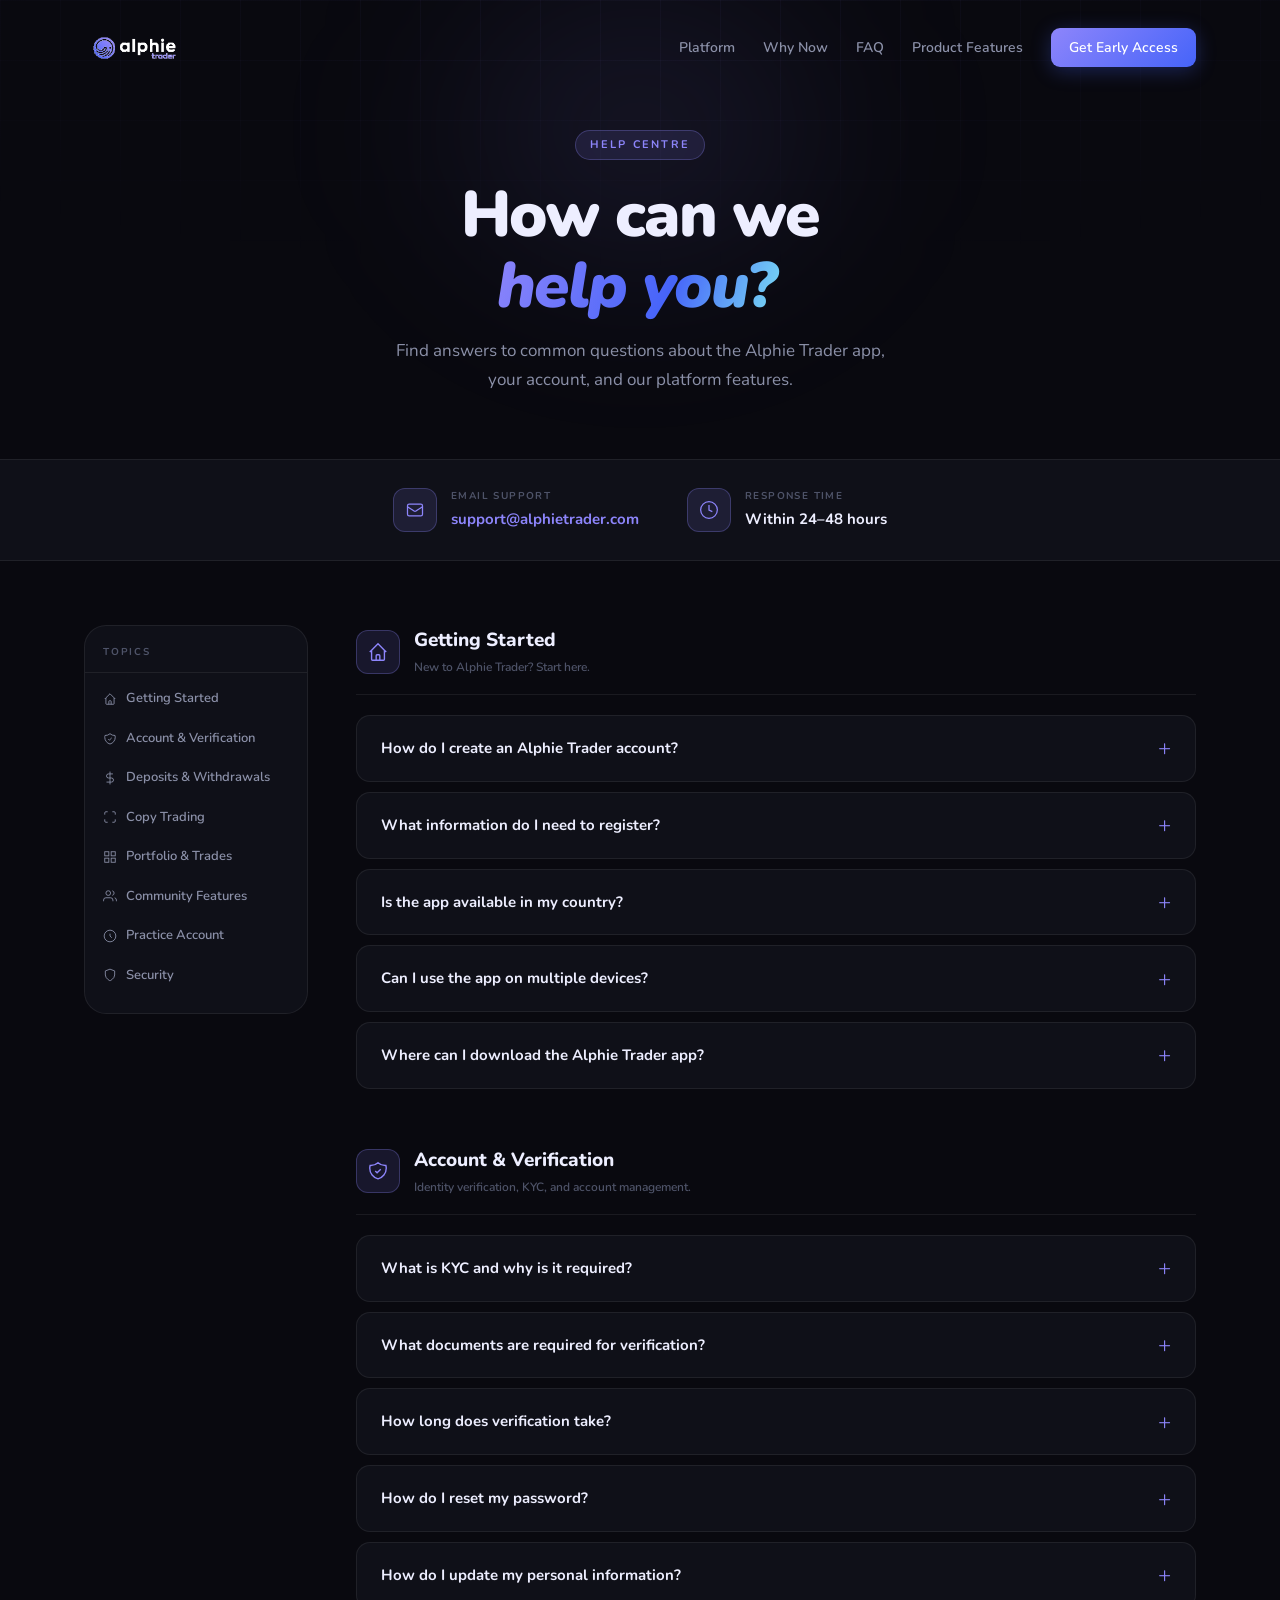
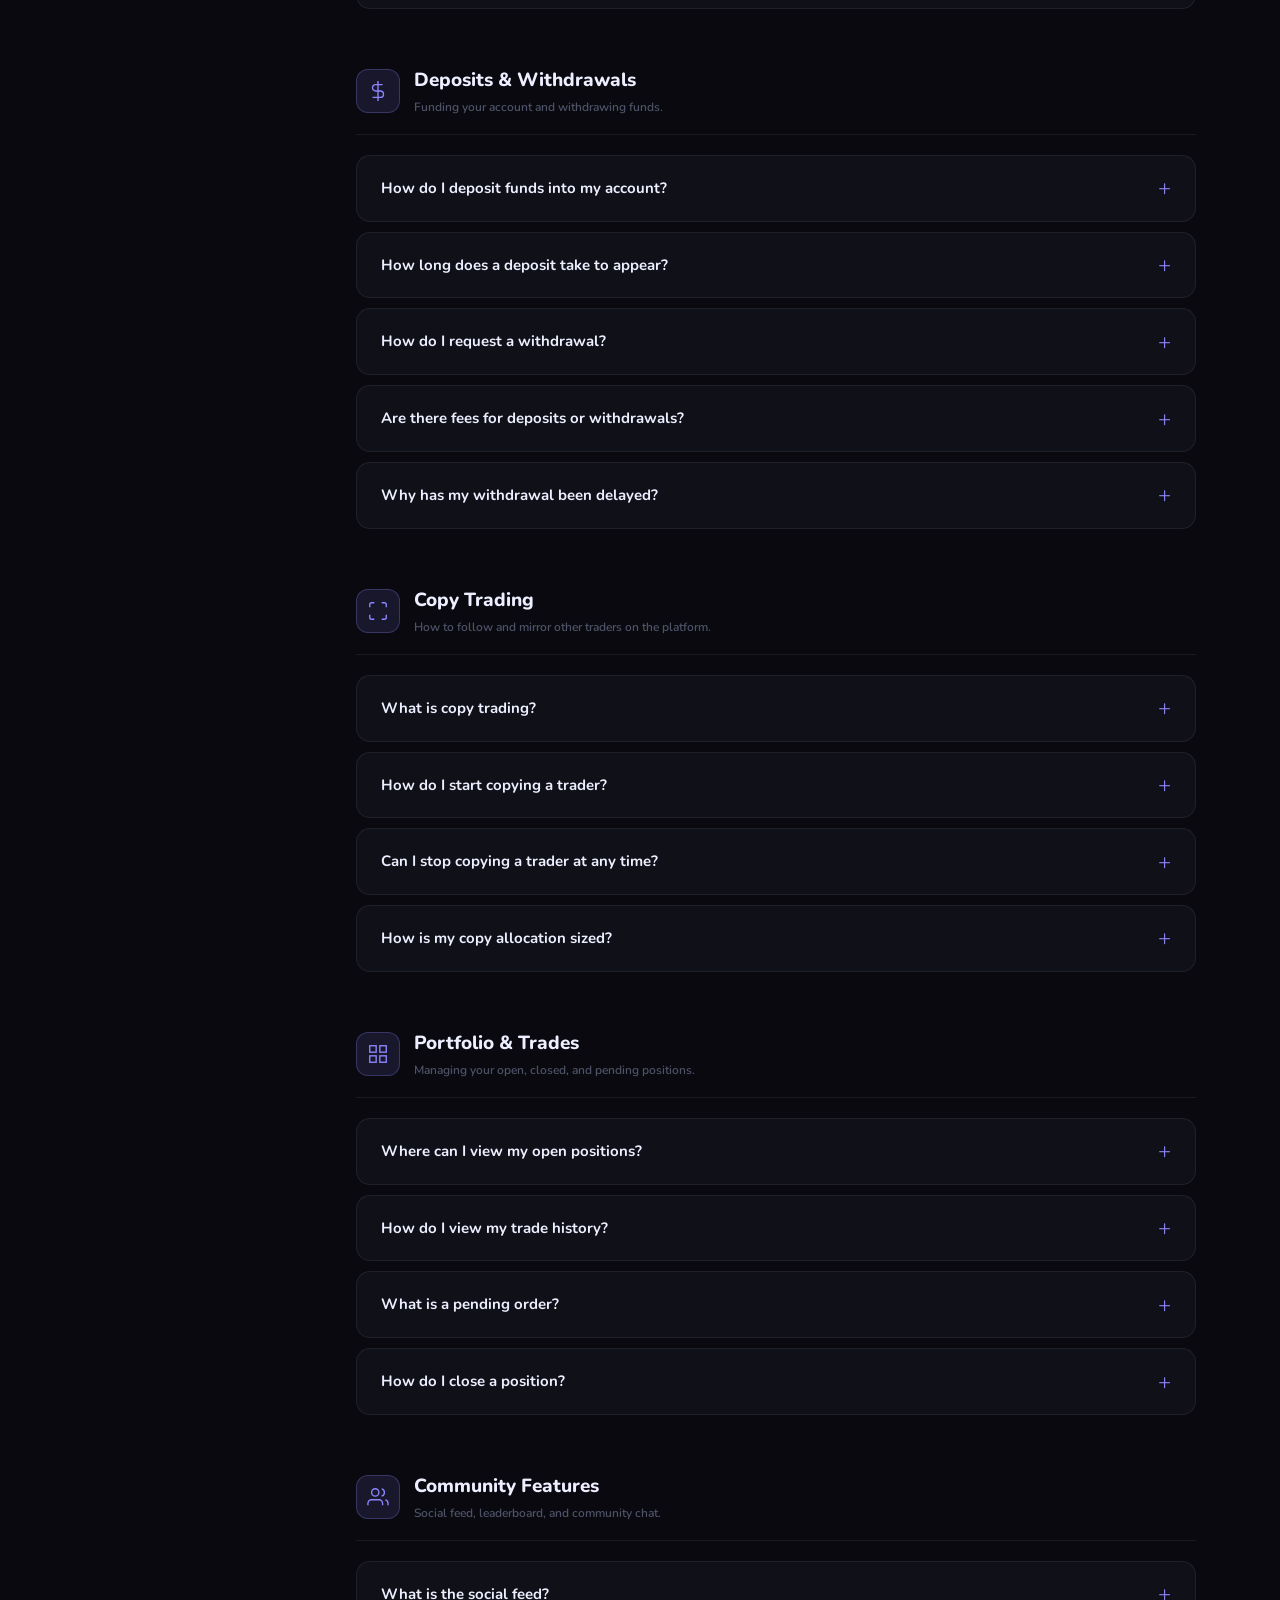
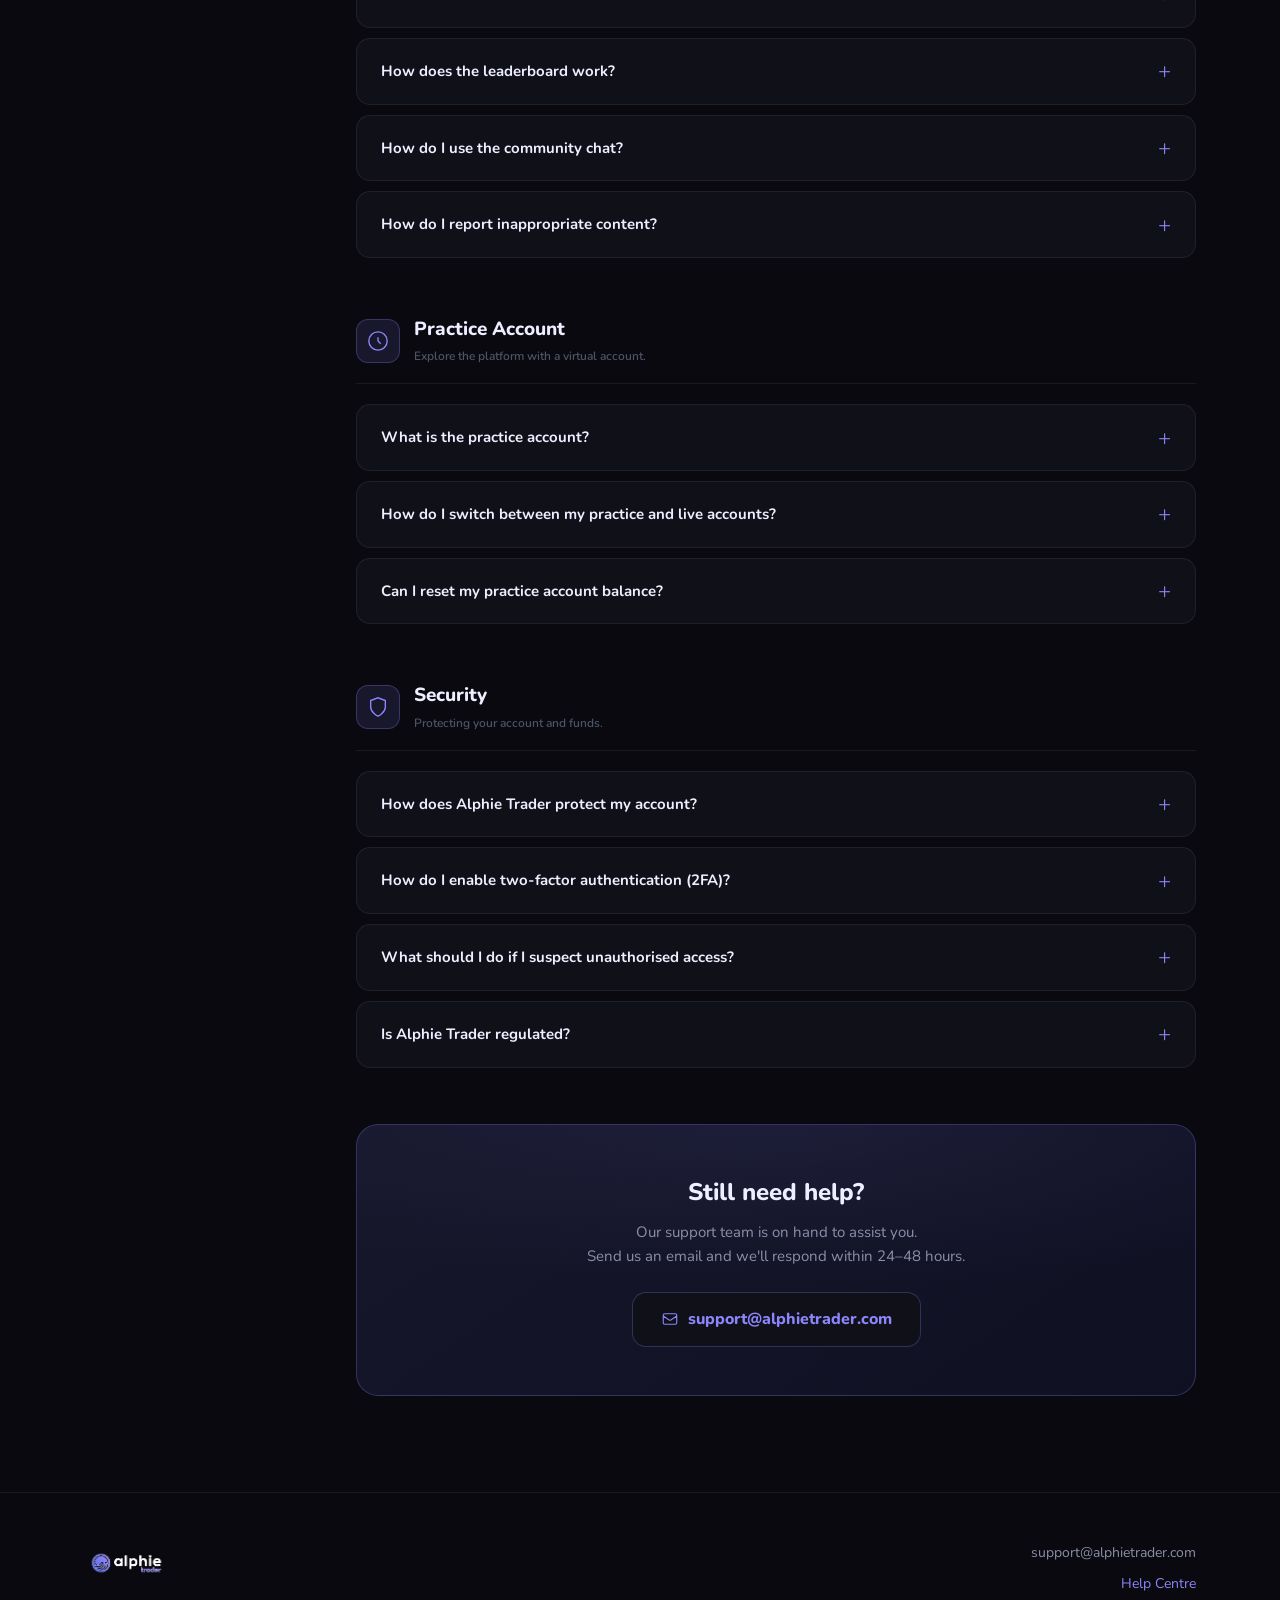
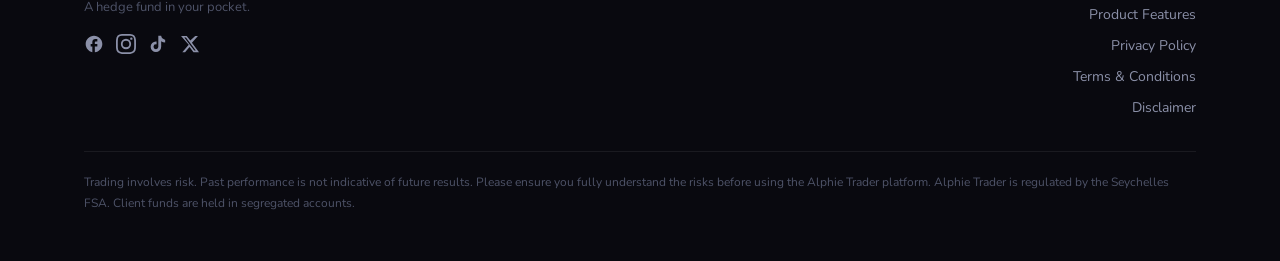
<file: support.html>
<!DOCTYPE html>
<html lang="en">
<head>
  <meta charset="UTF-8" />
  <meta name="viewport" content="width=device-width, initial-scale=1.0" />
  <meta name="description" content="Alphie Trader Help Centre. Find answers to common questions about your account, deposits, copy trading, and more. Contact support@alphietrader.com." />
  <title>Help Centre | Alphie Trader</title>
  <link rel="preconnect" href="https://fonts.googleapis.com" />
  <link rel="preconnect" href="https://fonts.gstatic.com" crossorigin />
  <link href="https://fonts.googleapis.com/css2?family=Nunito:ital,wght@0,300;0,400;0,600;0,700;0,800;0,900;1,800&display=swap" rel="stylesheet" />
  <link rel="stylesheet" href="styles.css" />
  <style>
    /* ── Help Hero ───────────────────────────────────────── */
    .help-hero {
      padding: 130px 0 64px;
      text-align: center;
      position: relative;
      overflow: hidden;
    }
    .help-hero-bg {
      position: absolute; inset: 0;
      background-image:
        linear-gradient(rgba(141,133,251,0.04) 1px, transparent 1px),
        linear-gradient(90deg, rgba(141,133,251,0.04) 1px, transparent 1px);
      background-size: 60px 60px;
      mask-image: radial-gradient(ellipse 80% 60% at 50% 0%, black 20%, transparent 100%);
      -webkit-mask-image: radial-gradient(ellipse 80% 60% at 50% 0%, black 20%, transparent 100%);
    }
    .help-hero-orb {
      position: absolute;
      width: 540px; height: 420px;
      background: radial-gradient(ellipse, rgba(141,133,251,0.13), transparent 70%);
      top: -80px; left: 50%; transform: translateX(-50%);
      border-radius: 50%; filter: blur(80px); pointer-events: none;
    }
    .help-hero-inner { position: relative; z-index: 1; }
    .help-hero h1 {
      font-size: clamp(36px, 5vw, 64px);
      font-weight: 900;
      letter-spacing: -0.03em;
      line-height: 1.1;
      margin-bottom: 16px;
    }
    .help-hero h1 em {
      font-style: italic;
      background: linear-gradient(110deg, var(--indigo) 0%, var(--cobalt) 60%, var(--cyan) 100%);
      -webkit-background-clip: text;
      -webkit-text-fill-color: transparent;
      background-clip: text;
      padding-right: 0.12em;
    }
    .help-hero p {
      font-size: 17px;
      color: var(--text-2);
      max-width: 520px;
      margin: 0 auto;
      line-height: 1.7;
    }

    /* ── Contact strip ───────────────────────────────────── */
    .contact-strip {
      background: var(--surface);
      border-top: 1px solid var(--border);
      border-bottom: 1px solid var(--border);
      padding: 28px 0;
    }
    .contact-strip-inner {
      display: flex;
      align-items: center;
      justify-content: center;
      gap: 48px;
      flex-wrap: wrap;
    }
    .contact-item { display: flex; align-items: center; gap: 14px; }
    .contact-icon {
      width: 44px; height: 44px;
      background: var(--indigo-dim);
      border: 1px solid var(--border-hi);
      border-radius: 12px;
      display: flex; align-items: center; justify-content: center;
      flex-shrink: 0;
    }
    .contact-icon svg { stroke: var(--indigo); width: 20px; height: 20px; }
    .contact-label {
      font-size: 10px; font-weight: 700; letter-spacing: 0.14em;
      color: var(--text-3); text-transform: uppercase;
      display: block; margin-bottom: 3px;
    }
    .contact-value { font-size: 15px; font-weight: 700; color: var(--text-1); }
    .contact-value a { color: var(--indigo); transition: opacity 0.2s; }
    .contact-value a:hover { opacity: 0.8; }

    /* ── Support layout ──────────────────────────────────── */
    .support-content { padding: 64px 0 96px; }
    .support-grid {
      display: grid;
      grid-template-columns: 224px 1fr;
      gap: 48px;
      align-items: start;
    }

    /* Sidebar */
    .support-nav {
      position: sticky; top: 110px;
      background: var(--surface);
      border: 1px solid var(--border);
      border-radius: var(--radius-lg);
      padding: 18px 0;
      overflow: hidden;
    }
    .support-nav-label {
      font-size: 10px; font-weight: 700; letter-spacing: 0.18em;
      color: var(--text-3); text-transform: uppercase;
      padding: 0 18px 12px;
      border-bottom: 1px solid var(--border);
      margin-bottom: 6px;
    }
    .support-nav a {
      display: flex; align-items: center; gap: 9px;
      padding: 9px 18px;
      font-size: 13px; font-weight: 600; color: var(--text-2);
      transition: color 0.2s, background 0.2s;
    }
    .support-nav a:hover { color: var(--indigo); background: var(--indigo-dim); }
    .support-nav a svg { width: 14px; height: 14px; stroke: currentColor; flex-shrink: 0; }

    /* Section */
    .support-section { margin-bottom: 56px; scroll-margin-top: 120px; }
    .support-section:last-of-type { margin-bottom: 0; }
    .support-section-header {
      display: flex; align-items: center; gap: 14px;
      margin-bottom: 20px;
      padding-bottom: 16px;
      border-bottom: 1px solid var(--border);
    }
    .support-section-icon {
      width: 44px; height: 44px;
      background: var(--indigo-dim);
      border: 1px solid var(--border-hi);
      border-radius: 12px;
      display: flex; align-items: center; justify-content: center;
      flex-shrink: 0;
    }
    .support-section-icon svg { width: 22px; height: 22px; stroke: var(--indigo); }
    .support-section-title { display: flex; flex-direction: column; }
    .support-section-title h2 { font-size: 19px; font-weight: 800; color: var(--text-1); }
    .support-section-title span {
      font-size: 12px; font-weight: 600; color: var(--text-3); margin-top: 2px;
    }
    .support-faqs { display: flex; flex-direction: column; gap: 10px; }

    /* Bottom contact card */
    .support-contact-card {
      background: linear-gradient(145deg, #16172A, #0F1022);
      border: 1px solid var(--border-hi);
      border-radius: var(--radius-lg);
      padding: 48px 36px;
      text-align: center;
      position: relative; overflow: hidden;
      margin-top: 56px;
    }
    .support-contact-card::before {
      content: '';
      position: absolute; inset: 0;
      background: radial-gradient(ellipse 80% 60% at 50% 0%, rgba(141,133,251,0.08), transparent);
      pointer-events: none;
    }
    .support-contact-card h3 {
      font-size: 24px; font-weight: 800;
      margin-bottom: 8px; position: relative;
    }
    .support-contact-card p {
      font-size: 15px; color: var(--text-2);
      margin-bottom: 24px; position: relative; line-height: 1.6;
    }
    .email-cta {
      display: inline-flex; align-items: center; gap: 9px;
      font-size: 16px; font-weight: 800; color: var(--indigo);
      border: 1.5px solid var(--border-hi);
      background: var(--surface);
      padding: 13px 28px; border-radius: var(--radius);
      transition: var(--tr); position: relative;
      text-decoration: none;
    }
    .email-cta:hover { background: var(--indigo-dim); transform: translateY(-2px); }
    .email-cta svg { stroke: var(--indigo); width: 18px; height: 18px; }

    /* Responsive */
    @media (max-width: 900px) {
      .support-grid { grid-template-columns: 1fr; }
      .support-nav { position: static; display: none; }
    }
    @media (max-width: 767px) {
      .help-hero { padding: 110px 0 48px; }
      .contact-strip-inner { flex-direction: column; gap: 20px; text-align: center; }
      .contact-item { flex-direction: column; text-align: center; }
      .support-contact-card { padding: 36px 20px; }
    }
  </style>
</head>
<body>

  <!-- STICKY HEADER -->
  <header class="site-header" id="site-header">
    <div class="header-inner container">
      <a href="index.html" class="logo-link" aria-label="Alphie Trader Home">
        <img src="logo-white.png" alt="Alphie Trader" class="logo-img" />
        <img src="logo-white.png" alt="Alphie Trader" class="logo-img logo-img-mobile" />
      </a>
      <nav class="header-nav" aria-label="Main navigation">
        <a href="index.html#features">Platform</a>
        <a href="index.html#why">Why Now</a>
        <a href="index.html#faq">FAQ</a>
        <a href="product.html">Product Features</a>
        <a href="index.html#register" class="btn btn-primary btn-sm">Get Early Access</a>
      </nav>
      <button class="nav-toggle" id="nav-toggle" aria-label="Open menu" aria-expanded="false">
        <span></span><span></span><span></span>
      </button>
    </div>
    <div class="mobile-nav" id="mobile-nav">
      <a href="index.html#features">Platform</a>
      <a href="index.html#why">Why Now</a>
      <a href="index.html#faq">FAQ</a>
      <a href="product.html">Product Features</a>
      <a href="index.html#register" class="btn btn-primary btn-full">Get Early Access</a>
    </div>
  </header>

  <main>

    <!-- HERO -->
    <section class="help-hero">
      <div class="help-hero-bg" aria-hidden="true"></div>
      <div class="help-hero-orb" aria-hidden="true"></div>
      <div class="container help-hero-inner">
        <div class="section-label">HELP CENTRE</div>
        <h1>How can we<br /><em>help you?</em></h1>
        <p>Find answers to common questions about the Alphie Trader app, your account, and our platform features.</p>
      </div>
    </section>

    <!-- CONTACT STRIP -->
    <div class="contact-strip">
      <div class="container contact-strip-inner">

        <div class="contact-item">
          <div class="contact-icon">
            <svg viewBox="0 0 24 24" fill="none" stroke-width="1.5" aria-hidden="true"><path d="M3 8l7.89 5.26a2 2 0 002.22 0L21 8M5 19h14a2 2 0 002-2V7a2 2 0 00-2-2H5a2 2 0 00-2 2v10a2 2 0 002 2z"/></svg>
          </div>
          <div>
            <span class="contact-label">Email Support</span>
            <div class="contact-value"><a href="mailto:support@alphietrader.com">support@alphietrader.com</a></div>
          </div>
        </div>

        <div class="contact-item">
          <div class="contact-icon">
            <svg viewBox="0 0 24 24" fill="none" stroke-width="1.5" aria-hidden="true"><circle cx="12" cy="12" r="10"/><path d="M12 6v6l4 2"/></svg>
          </div>
          <div>
            <span class="contact-label">Response Time</span>
            <div class="contact-value">Within 24–48 hours</div>
          </div>
        </div>

      </div>
    </div>

    <!-- SUPPORT CONTENT -->
    <section class="support-content">
      <div class="container">
        <div class="support-grid">

          <!-- SIDEBAR NAV -->
          <aside class="support-nav" aria-label="Support topics">
            <div class="support-nav-label">Topics</div>
            <a href="#getting-started">
              <svg viewBox="0 0 24 24" fill="none" stroke-width="1.5"><path d="M3 12l2-2m0 0l7-7 7 7M5 10v10a1 1 0 001 1h3m10-11l2 2m-2-2v10a1 1 0 01-1 1h-3m-6 0a1 1 0 001-1v-4a1 1 0 011-1h2a1 1 0 011 1v4a1 1 0 001 1m-6 0h6"/></svg>
              Getting Started
            </a>
            <a href="#account-verification">
              <svg viewBox="0 0 24 24" fill="none" stroke-width="1.5"><path d="M9 12l2 2 4-4m5.618-4.016A11.955 11.955 0 0112 2.944a11.955 11.955 0 01-8.618 3.04A12.02 12.02 0 003 9c0 5.591 3.824 10.29 9 11.622 5.176-1.332 9-6.03 9-11.622 0-1.042-.133-2.052-.382-3.016z"/></svg>
              Account &amp; Verification
            </a>
            <a href="#deposits-withdrawals">
              <svg viewBox="0 0 24 24" fill="none" stroke-width="1.5"><line x1="12" y1="1" x2="12" y2="23"/><path d="M17 5H9.5a3.5 3.5 0 000 7h5a3.5 3.5 0 010 7H6"/></svg>
              Deposits &amp; Withdrawals
            </a>
            <a href="#copy-trading">
              <svg viewBox="0 0 24 24" fill="none" stroke-width="1.5"><path d="M8 3H5a2 2 0 00-2 2v3m18 0V5a2 2 0 00-2-2h-3m0 18h3a2 2 0 002-2v-3M3 16v3a2 2 0 002 2h3"/></svg>
              Copy Trading
            </a>
            <a href="#portfolio-trades">
              <svg viewBox="0 0 24 24" fill="none" stroke-width="1.5"><rect x="3" y="3" width="7" height="7"/><rect x="14" y="3" width="7" height="7"/><rect x="14" y="14" width="7" height="7"/><rect x="3" y="14" width="7" height="7"/></svg>
              Portfolio &amp; Trades
            </a>
            <a href="#community">
              <svg viewBox="0 0 24 24" fill="none" stroke-width="1.5"><path d="M17 21v-2a4 4 0 00-4-4H5a4 4 0 00-4 4v2"/><circle cx="9" cy="7" r="4"/><path d="M23 21v-2a4 4 0 00-3-3.87M16 3.13a4 4 0 010 7.75"/></svg>
              Community Features
            </a>
            <a href="#demo-account">
              <svg viewBox="0 0 24 24" fill="none" stroke-width="1.5"><circle cx="12" cy="12" r="10"/><path d="M12 8v4l3 3"/></svg>
              Practice Account
            </a>
            <a href="#security">
              <svg viewBox="0 0 24 24" fill="none" stroke-width="1.5"><path d="M12 22s8-4 8-10V5l-8-3-8 3v7c0 6 8 10 8 10z"/></svg>
              Security
            </a>
          </aside>

          <!-- MAIN CONTENT -->
          <div class="support-main">

            <!-- ── Getting Started ── -->
            <section class="support-section" id="getting-started">
              <div class="support-section-header">
                <div class="support-section-icon">
                  <svg viewBox="0 0 24 24" fill="none" stroke-width="1.5" aria-hidden="true"><path d="M3 12l2-2m0 0l7-7 7 7M5 10v10a1 1 0 001 1h3m10-11l2 2m-2-2v10a1 1 0 01-1 1h-3m-6 0a1 1 0 001-1v-4a1 1 0 011-1h2a1 1 0 011 1v4a1 1 0 001 1m-6 0h6"/></svg>
                </div>
                <div class="support-section-title">
                  <h2>Getting Started</h2>
                  <span>New to Alphie Trader? Start here.</span>
                </div>
              </div>
              <div class="support-faqs">
                <details class="faq-item">
                  <summary>How do I create an Alphie Trader account?</summary>
                  <div class="faq-body"><p>Download the Alphie Trader app from the App Store or Google Play. Open the app and tap "Register." Enter your email address, create a secure password, and follow the on-screen steps to complete your profile. You will receive a verification email. Click the link inside to activate your account.</p></div>
                </details>
                <details class="faq-item">
                  <summary>What information do I need to register?</summary>
                  <div class="faq-body"><p>To create a basic account you need a valid email address and a password. To access full platform features, including live account functionality, you will need to complete our identity verification (KYC) process, which requires a government-issued ID and proof of address.</p></div>
                </details>
                <details class="faq-item">
                  <summary>Is the app available in my country?</summary>
                  <div class="faq-body"><p>Alphie Trader is available globally with an initial focus on the UK, Korea, Singapore, and Canada. More regions are being added on an ongoing basis. If you are unsure whether the app is available in your region, please contact us at <a href="mailto:support@alphietrader.com" style="color:var(--indigo)">support@alphietrader.com</a> and we will confirm your eligibility.</p></div>
                </details>
                <details class="faq-item">
                  <summary>Can I use the app on multiple devices?</summary>
                  <div class="faq-body"><p>Yes. Your Alphie Trader account can be accessed from multiple devices. Log in with your registered email and password on any supported device. For security, we recommend enabling two-factor authentication (2FA) on all devices you use.</p></div>
                </details>
                <details class="faq-item">
                  <summary>Where can I download the Alphie Trader app?</summary>
                  <div class="faq-body"><p>Alphie Trader is available on the Apple App Store (iOS) and Google Play Store (Android). Search for "Alphie Trader" to find and download the app. If you experience any issues downloading or installing the app, please contact <a href="mailto:support@alphietrader.com" style="color:var(--indigo)">support@alphietrader.com</a>.</p></div>
                </details>
              </div>
            </section>

            <!-- ── Account & Verification ── -->
            <section class="support-section" id="account-verification">
              <div class="support-section-header">
                <div class="support-section-icon">
                  <svg viewBox="0 0 24 24" fill="none" stroke-width="1.5" aria-hidden="true"><path d="M9 12l2 2 4-4m5.618-4.016A11.955 11.955 0 0112 2.944a11.955 11.955 0 01-8.618 3.04A12.02 12.02 0 003 9c0 5.591 3.824 10.29 9 11.622 5.176-1.332 9-6.03 9-11.622 0-1.042-.133-2.052-.382-3.016z"/></svg>
                </div>
                <div class="support-section-title">
                  <h2>Account &amp; Verification</h2>
                  <span>Identity verification, KYC, and account management.</span>
                </div>
              </div>
              <div class="support-faqs">
                <details class="faq-item">
                  <summary>What is KYC and why is it required?</summary>
                  <div class="faq-body"><p>KYC (Know Your Customer) is a standard identity verification process required under financial regulations. It allows us to confirm your identity, protect your account from unauthorised use, and comply with applicable laws. KYC must be completed before you can fund your account or access live features on the platform.</p></div>
                </details>
                <details class="faq-item">
                  <summary>What documents are required for verification?</summary>
                  <div class="faq-body"><p>You will need to provide: (1) a government-issued photo ID such as a passport, national ID card, or driver's licence; and (2) a proof of address document dated within the last 3 months, such as a utility bill, bank statement, or official government correspondence.</p></div>
                </details>
                <details class="faq-item">
                  <summary>How long does verification take?</summary>
                  <div class="faq-body"><p>Most verifications are completed within 24 hours. In some cases additional review may be required, which can take up to 3 business days. You will be notified by email once your verification is approved, or if further information is needed from you.</p></div>
                </details>
                <details class="faq-item">
                  <summary>How do I reset my password?</summary>
                  <div class="faq-body"><p>On the login screen, tap "Forgot Password." Enter the email address linked to your account and tap "Send Reset Link." Follow the instructions in the reset email to create a new password. If the email does not arrive within a few minutes, please check your spam folder or contact <a href="mailto:support@alphietrader.com" style="color:var(--indigo)">support@alphietrader.com</a>.</p></div>
                </details>
                <details class="faq-item">
                  <summary>How do I update my personal information?</summary>
                  <div class="faq-body"><p>You can update most profile details from the "Settings" section of the app. For changes to core identity information such as your name or date of birth, please contact our support team at <a href="mailto:support@alphietrader.com" style="color:var(--indigo)">support@alphietrader.com</a>, as these changes may require re-verification.</p></div>
                </details>
              </div>
            </section>

            <!-- ── Deposits & Withdrawals ── -->
            <section class="support-section" id="deposits-withdrawals">
              <div class="support-section-header">
                <div class="support-section-icon">
                  <svg viewBox="0 0 24 24" fill="none" stroke-width="1.5" aria-hidden="true"><line x1="12" y1="1" x2="12" y2="23"/><path d="M17 5H9.5a3.5 3.5 0 000 7h5a3.5 3.5 0 010 7H6"/></svg>
                </div>
                <div class="support-section-title">
                  <h2>Deposits &amp; Withdrawals</h2>
                  <span>Funding your account and withdrawing funds.</span>
                </div>
              </div>
              <div class="support-faqs">
                <details class="faq-item">
                  <summary>How do I deposit funds into my account?</summary>
                  <div class="faq-body"><p>Once your account is verified, go to the "Wallet" or "Deposit" section in the app. Select your preferred payment method, enter the amount, and follow the on-screen instructions to complete the transaction. Available payment methods are displayed in the app and may vary by region.</p></div>
                </details>
                <details class="faq-item">
                  <summary>How long does a deposit take to appear?</summary>
                  <div class="faq-body"><p>Processing times vary by payment method. Most deposits are credited within a few minutes to a few hours. If your deposit has not appeared after 24 hours, please contact <a href="mailto:support@alphietrader.com" style="color:var(--indigo)">support@alphietrader.com</a> with your transaction reference number and we will investigate promptly.</p></div>
                </details>
                <details class="faq-item">
                  <summary>How do I request a withdrawal?</summary>
                  <div class="faq-body"><p>Navigate to the "Wallet" section and select "Withdraw." Enter the amount, choose your withdrawal method, and confirm the request. Withdrawals are typically processed within 1–5 business days depending on the payment method and your region. Withdrawals will be returned to the same funding source where possible.</p></div>
                </details>
                <details class="faq-item">
                  <summary>Are there fees for deposits or withdrawals?</summary>
                  <div class="faq-body"><p>Applicable fees are displayed in the app at the time of each transaction. Fees may vary depending on the payment method, account type, and region. Please review fees before confirming any transaction. For specific fee enquiries, contact <a href="mailto:support@alphietrader.com" style="color:var(--indigo)">support@alphietrader.com</a>.</p></div>
                </details>
                <details class="faq-item">
                  <summary>Why has my withdrawal been delayed?</summary>
                  <div class="faq-body"><p>Withdrawal delays can occur due to payment provider processing times, additional verification requirements, or high volumes. If your withdrawal has exceeded the stated processing window, please contact us at <a href="mailto:support@alphietrader.com" style="color:var(--indigo)">support@alphietrader.com</a> with your withdrawal reference and we will look into it for you.</p></div>
                </details>
              </div>
            </section>

            <!-- ── Copy Trading ── -->
            <section class="support-section" id="copy-trading">
              <div class="support-section-header">
                <div class="support-section-icon">
                  <svg viewBox="0 0 24 24" fill="none" stroke-width="1.5" aria-hidden="true"><path d="M8 3H5a2 2 0 00-2 2v3m18 0V5a2 2 0 00-2-2h-3m0 18h3a2 2 0 002-2v-3M3 16v3a2 2 0 002 2h3"/></svg>
                </div>
                <div class="support-section-title">
                  <h2>Copy Trading</h2>
                  <span>How to follow and mirror other traders on the platform.</span>
                </div>
              </div>
              <div class="support-faqs">
                <details class="faq-item">
                  <summary>What is copy trading?</summary>
                  <div class="faq-body"><p>Copy trading is a feature that allows you to automatically mirror the positions opened and closed by another trader on the platform. When the trader you are copying executes a trade, a proportional trade is placed in your account. You retain full control at all times and can pause or stop copying at any point. Please note that past performance of any trader is not indicative of future results.</p></div>
                </details>
                <details class="faq-item">
                  <summary>How do I start copying a trader?</summary>
                  <div class="faq-body"><p>Go to the "Traders" or "Copy" section of the app to browse available traders and review their profiles and activity history. Tap "Copy" on a trader's profile, set your allocation amount and preferred risk parameters, and confirm. Your account will then automatically mirror their activity.</p></div>
                </details>
                <details class="faq-item">
                  <summary>Can I stop copying a trader at any time?</summary>
                  <div class="faq-body"><p>Yes. You can stop copying any trader at any time from the "Active Copies" section of the app. Once stopped, no new positions will be mirrored. You can choose to keep any existing copied positions open, or close them at the same time.</p></div>
                </details>
                <details class="faq-item">
                  <summary>How is my copy allocation sized?</summary>
                  <div class="faq-body"><p>Positions are sized on a pro-rata basis relative to the amount you have allocated to copying a trader. You can set allocation caps and risk limits within your copy settings. We recommend reviewing your copy settings carefully before activating any copy.</p></div>
                </details>
              </div>
            </section>

            <!-- ── Portfolio & Trades ── -->
            <section class="support-section" id="portfolio-trades">
              <div class="support-section-header">
                <div class="support-section-icon">
                  <svg viewBox="0 0 24 24" fill="none" stroke-width="1.5" aria-hidden="true"><rect x="3" y="3" width="7" height="7"/><rect x="14" y="3" width="7" height="7"/><rect x="14" y="14" width="7" height="7"/><rect x="3" y="14" width="7" height="7"/></svg>
                </div>
                <div class="support-section-title">
                  <h2>Portfolio &amp; Trades</h2>
                  <span>Managing your open, closed, and pending positions.</span>
                </div>
              </div>
              <div class="support-faqs">
                <details class="faq-item">
                  <summary>Where can I view my open positions?</summary>
                  <div class="faq-body"><p>Your open positions are displayed in the "Portfolio" tab. Here you can view real-time details including entry price, current price, and position size. You can modify or close individual positions directly from this screen.</p></div>
                </details>
                <details class="faq-item">
                  <summary>How do I view my trade history?</summary>
                  <div class="faq-body"><p>Your full trade history, including closed and expired positions, is available in the "History" section of the Portfolio tab. You can filter by date range, instrument, or trade type to review specific activity.</p></div>
                </details>
                <details class="faq-item">
                  <summary>What is a pending order?</summary>
                  <div class="faq-body"><p>A pending order is an instruction to open a position at a specific price that has not yet been reached in the market. Pending orders are listed under the "Pending" tab in your Portfolio and can be modified or cancelled at any time before they are triggered.</p></div>
                </details>
                <details class="faq-item">
                  <summary>How do I close a position?</summary>
                  <div class="faq-body"><p>In the Portfolio tab, tap the position you wish to close and select "Close Position." Review the details on the confirmation screen and confirm. The position will be closed at the current market price and the result will be reflected in your account balance.</p></div>
                </details>
              </div>
            </section>

            <!-- ── Community Features ── -->
            <section class="support-section" id="community">
              <div class="support-section-header">
                <div class="support-section-icon">
                  <svg viewBox="0 0 24 24" fill="none" stroke-width="1.5" aria-hidden="true"><path d="M17 21v-2a4 4 0 00-4-4H5a4 4 0 00-4 4v2"/><circle cx="9" cy="7" r="4"/><path d="M23 21v-2a4 4 0 00-3-3.87M16 3.13a4 4 0 010 7.75"/></svg>
                </div>
                <div class="support-section-title">
                  <h2>Community Features</h2>
                  <span>Social feed, leaderboard, and community chat.</span>
                </div>
              </div>
              <div class="support-faqs">
                <details class="faq-item">
                  <summary>What is the social feed?</summary>
                  <div class="faq-body"><p>The social feed is a real-time stream of activity from traders on the platform, including trade ideas, market commentary, and shared positions from traders you follow. You can like, comment, and interact with posts directly within the feed. Content in the feed does not constitute financial advice.</p></div>
                </details>
                <details class="faq-item">
                  <summary>How does the leaderboard work?</summary>
                  <div class="faq-body"><p>The leaderboard displays a ranking of traders on the platform based on activity and performance metrics. Rankings are updated regularly and can be filtered by time period. The leaderboard is provided for informational purposes only and does not constitute a recommendation to follow any particular trader.</p></div>
                </details>
                <details class="faq-item">
                  <summary>How do I use the community chat?</summary>
                  <div class="faq-body"><p>Community chat is accessible from the "Community" section of the app. You can join general discussion channels or topic-specific rooms. Please adhere to the community guidelines at all times. The Alphie team moderates chat channels to maintain a respectful and constructive environment.</p></div>
                </details>
                <details class="faq-item">
                  <summary>How do I report inappropriate content?</summary>
                  <div class="faq-body"><p>Tap the "…" or report icon next to any post, comment, or user profile and select "Report." Our moderation team reviews all reports. For urgent matters, you can contact us directly at <a href="mailto:support@alphietrader.com" style="color:var(--indigo)">support@alphietrader.com</a>.</p></div>
                </details>
              </div>
            </section>

            <!-- ── Practice Account ── -->
            <section class="support-section" id="demo-account">
              <div class="support-section-header">
                <div class="support-section-icon">
                  <svg viewBox="0 0 24 24" fill="none" stroke-width="1.5" aria-hidden="true"><circle cx="12" cy="12" r="10"/><path d="M12 8v4l3 3"/></svg>
                </div>
                <div class="support-section-title">
                  <h2>Practice Account</h2>
                  <span>Explore the platform with a virtual account.</span>
                </div>
              </div>
              <div class="support-faqs">
                <details class="faq-item">
                  <summary>What is the practice account?</summary>
                  <div class="faq-body"><p>The practice account lets you explore the Alphie Trader platform using virtual funds. No real money is involved. It is designed to help you familiarise yourself with the app's interface, tools, and features before deciding to open a live account. Activity in the practice account carries no financial risk.</p></div>
                </details>
                <details class="faq-item">
                  <summary>How do I switch between my practice and live accounts?</summary>
                  <div class="faq-body"><p>You can switch between your practice and live account using the account selector in the app's main navigation or settings menu. Data is kept entirely separate between the two account types. Switching accounts does not affect your live account balance or any open positions.</p></div>
                </details>
                <details class="faq-item">
                  <summary>Can I reset my practice account balance?</summary>
                  <div class="faq-body"><p>Yes. You can reset your practice account virtual balance to its starting amount from the Practice Account settings within the app. This lets you start fresh at any time without affecting your live account or trade history.</p></div>
                </details>
              </div>
            </section>

            <!-- ── Security ── -->
            <section class="support-section" id="security">
              <div class="support-section-header">
                <div class="support-section-icon">
                  <svg viewBox="0 0 24 24" fill="none" stroke-width="1.5" aria-hidden="true"><path d="M12 22s8-4 8-10V5l-8-3-8 3v7c0 6 8 10 8 10z"/></svg>
                </div>
                <div class="support-section-title">
                  <h2>Security</h2>
                  <span>Protecting your account and funds.</span>
                </div>
              </div>
              <div class="support-faqs">
                <details class="faq-item">
                  <summary>How does Alphie Trader protect my account?</summary>
                  <div class="faq-body"><p>Alphie Trader uses industry-standard security measures including encrypted data transmission, secure authentication protocols, and two-factor authentication (2FA). Client funds are held in segregated accounts, kept separate from the company's operational funds at all times.</p></div>
                </details>
                <details class="faq-item">
                  <summary>How do I enable two-factor authentication (2FA)?</summary>
                  <div class="faq-body"><p>Go to "Settings" in the app and select "Security," then tap "Enable Two-Factor Authentication." Follow the on-screen instructions to link an authenticator app or set up SMS-based verification. We strongly recommend enabling 2FA on your account.</p></div>
                </details>
                <details class="faq-item">
                  <summary>What should I do if I suspect unauthorised access?</summary>
                  <div class="faq-body"><p>Change your password immediately, then contact us at <a href="mailto:support@alphietrader.com" style="color:var(--indigo)">support@alphietrader.com</a> without delay. Please include as much detail as possible about the suspected activity so we can investigate and take appropriate action quickly.</p></div>
                </details>
                <details class="faq-item">
                  <summary>Is Alphie Trader regulated?</summary>
                  <div class="faq-body"><p>Alphie Trader is regulated by the Seychelles Financial Services Authority (FSA). Client funds are held in segregated accounts with bank-level security measures applied across all account tiers.</p></div>
                </details>
              </div>
            </section>

            <!-- ── Bottom contact card ── -->
            <div class="support-contact-card">
              <h3>Still need help?</h3>
              <p>Our support team is on hand to assist you.<br />Send us an email and we'll respond within 24–48 hours.</p>
              <a href="mailto:support@alphietrader.com" class="email-cta">
                <svg viewBox="0 0 24 24" fill="none" stroke-width="1.5" aria-hidden="true"><path d="M3 8l7.89 5.26a2 2 0 002.22 0L21 8M5 19h14a2 2 0 002-2V7a2 2 0 00-2-2H5a2 2 0 00-2 2v10a2 2 0 002 2z"/></svg>
                support@alphietrader.com
              </a>
            </div>

          </div><!-- /support-main -->
        </div><!-- /support-grid -->
      </div>
    </section>

  </main>

  <!-- FOOTER -->
  <footer class="site-footer">
    <div class="container footer-inner">
      <div class="footer-top">
        <div class="footer-brand">
          <img src="logo-white.png" alt="Alphie Trader" class="footer-logo" />
          <p>A hedge fund in your pocket.</p>
          <div class="social-links" aria-label="Social media">
            <a href="https://www.facebook.com/people/alphie-trader/61585912577670/" target="_blank" rel="noopener noreferrer" aria-label="Facebook"><svg width="20" height="20" viewBox="0 0 24 24" fill="currentColor"><path d="M22 12c0-5.52-4.48-10-10-10S2 6.48 2 12c0 4.84 3.44 8.87 8 9.8V15H8v-3h2V9.5C10 7.57 11.57 6 13.5 6H16v3h-2c-.55 0-1 .45-1 1v2h3v3h-3v6.95C18.05 21.45 22 17.19 22 12z"/></svg></a>
            <a href="https://www.instagram.com/alphietrader/" target="_blank" rel="noopener noreferrer" aria-label="Instagram"><svg width="20" height="20" viewBox="0 0 24 24" fill="currentColor"><path d="M12 2.163c3.204 0 3.584.012 4.85.07 3.252.148 4.771 1.691 4.919 4.919.058 1.265.069 1.645.069 4.849 0 3.205-.012 3.584-.069 4.849-.149 3.225-1.664 4.771-4.919 4.919-1.266.058-1.644.07-4.85.07-3.204 0-3.584-.012-4.849-.07-3.26-.149-4.771-1.699-4.919-4.92-.058-1.265-.07-1.644-.07-4.849 0-3.204.013-3.583.07-4.849.149-3.227 1.664-4.771 4.919-4.919 1.266-.057 1.645-.069 4.849-.069zM12 0C8.741 0 8.333.014 7.053.072 2.695.272.273 2.69.073 7.052.014 8.333 0 8.741 0 12c0 3.259.014 3.668.072 4.948.2 4.358 2.618 6.78 6.98 6.98C8.333 23.986 8.741 24 12 24c3.259 0 3.668-.014 4.948-.072 4.354-.2 6.782-2.618 6.979-6.98.059-1.28.073-1.689.073-4.948 0-3.259-.014-3.667-.072-4.947-.196-4.354-2.617-6.78-6.979-6.98C15.668.014 15.259 0 12 0zm0 5.838a6.162 6.162 0 100 12.324 6.162 6.162 0 000-12.324zM12 16a4 4 0 110-8 4 4 0 010 8zm6.406-11.845a1.44 1.44 0 100 2.881 1.44 1.44 0 000-2.881z"/></svg></a>
            <a href="https://www.tiktok.com/@alphietrader" target="_blank" rel="noopener noreferrer" aria-label="TikTok"><svg width="20" height="20" viewBox="0 0 24 24" fill="currentColor"><path d="M19.59 6.69a4.83 4.83 0 01-3.77-4.25V2h-3.45v13.67a2.89 2.89 0 01-2.88 2.5 2.89 2.89 0 01-2.89-2.89 2.89 2.89 0 012.89-2.89c.28 0 .54.04.79.1V9.01a6.33 6.33 0 00-.79-.05 6.34 6.34 0 00-6.34 6.34 6.34 6.34 0 006.34 6.34 6.34 6.34 0 006.33-6.34V8.69a8.18 8.18 0 004.78 1.52V6.76a4.85 4.85 0 01-1.01-.07z"/></svg></a>
            <a href="https://x.com/alphietrader" target="_blank" rel="noopener noreferrer" aria-label="X (Twitter)"><svg width="20" height="20" viewBox="0 0 24 24" fill="currentColor"><path d="M18.244 2.25h3.308l-7.227 8.26 8.502 11.24H16.17l-4.714-6.231-5.401 6.231H2.746l7.73-8.835L1.254 2.25H8.08l4.259 5.631 5.905-5.631zm-1.161 17.52h1.833L7.084 4.126H5.117z"/></svg></a>
          </div>
        </div>
        <div class="footer-links">
          <a href="mailto:support@alphietrader.com">support@alphietrader.com</a>
          <a href="support.html" style="color:var(--indigo)">Help Centre</a>
          <a href="product.html">Product Features</a>
          <a href="#">Privacy Policy</a>
          <a href="#">Terms &amp; Conditions</a>
          <a href="#">Disclaimer</a>
        </div>
      </div>
      <div class="footer-legal">
        <p>Trading involves risk. Past performance is not indicative of future results. Please ensure you fully understand the risks before using the Alphie Trader platform. Alphie Trader is regulated by the Seychelles FSA. Client funds are held in segregated accounts.</p>
      </div>
    </div>
  </footer>

  <script src="script.js"></script>
</body>
</html>
</file>
<file: styles.css>
/* ============================================================
   ALPHIE TRADER — STYLES.CSS
   Brand colors: Alpha Indigo #8D85FB · Royal Cobalt #4664F9
                 Aqua Cyan #7DE5F3 · Carbon Black #000000
                 Alabaster #F6F6F6
   Font: Nunito (Axiforma substitute — geometric rounded sans)
   Theme: Deep navy-black · indigo glow · minimal premium
============================================================ */

/* ── Variables ─────────────────────────────────────────── */
:root {
  /* Brand colors */
  --indigo:      #8D85FB;
  --indigo-dim:  rgba(141,133,251,0.12);
  --indigo-glow: rgba(141,133,251,0.22);
  --cobalt:      #4664F9;
  --cobalt-dim:  rgba(70,100,249,0.15);
  --cyan:        #7DE5F3;
  --cyan-dim:    rgba(125,229,243,0.12);
  --white:       #F6F6F6;
  --black:       #000000;

  /* Surface scale */
  --bg:          #09090F;
  --surface:     #0F1018;
  --surface-2:   #171820;
  --border:      rgba(255,255,255,0.07);
  --border-hi:   rgba(141,133,251,0.28);

  /* Text */
  --text-1:      #EDEEFF;
  --text-2:      #8B90A8;
  --text-3:      #4E5368;

  /* Typography */
  --font:        'Nunito', sans-serif;

  /* Spacing / sizing */
  --header-h:    110px;
  --section-gap: 48px;
  --radius:      14px;
  --radius-sm:   9px;
  --radius-lg:   22px;

  /* Shadows */
  --shadow:      0 8px 40px rgba(0,0,0,0.55);
  --glow-indigo: 0 0 60px rgba(141,133,251,0.2);
  --glow-cobalt: 0 8px 32px rgba(70,100,249,0.35);

  --ease: cubic-bezier(0.22,1,0.36,1);
  --tr:   0.3s var(--ease);
}

/* ── Reset ─────────────────────────────────────────────── */
*,*::before,*::after { box-sizing: border-box; margin: 0; padding: 0; }
html { scroll-behavior: smooth; -webkit-text-size-adjust: 100%; }
body {
  background: var(--bg);
  color: var(--text-1);
  font-family: var(--font);
  font-size: 16px;
  line-height: 1.65;
  overflow-x: hidden;
  -webkit-font-smoothing: antialiased;
}
img { max-width: 100%; display: block; }
a { color: inherit; text-decoration: none; }
button { cursor: pointer; border: none; background: none; font-family: inherit; }
details { list-style: none; }
summary::-webkit-details-marker { display: none; }
input { font-family: inherit; }

/* ── Container ─────────────────────────────────────────── */
.container { width: 100%; max-width: 1160px; margin: 0 auto; padding: 0 24px; }

/* ── Reveal animations ─────────────────────────────────── */
/* Fallback animation ensures content is ALWAYS visible after 1.5 s,
   even if the IntersectionObserver misfires in a hosted environment. */
.reveal {
  opacity: 0;
  transform: translateY(24px);
  transition: opacity 0.65s ease, transform 0.65s ease;
  animation: revealFallback 0s 1.5s forwards;
}
.reveal.in-view {
  opacity: 1 !important;
  transform: translateY(0) !important;
  animation: none;
}
@keyframes revealFallback {
  to { opacity: 1; transform: translateY(0); }
}
.delay-1 { transition-delay: 0.1s; }
.delay-2 { transition-delay: 0.2s; }
.delay-3 { transition-delay: 0.3s; }
.delay-4 { transition-delay: 0.4s; }

/* ── Section labels ────────────────────────────────────── */
.section-label {
  display: inline-block;
  font-size: 11px;
  font-weight: 700;
  letter-spacing: 0.2em;
  text-transform: uppercase;
  color: var(--indigo);
  background: var(--indigo-dim);
  border: 1px solid var(--border-hi);
  padding: 5px 14px;
  border-radius: 100px;
  margin-bottom: 20px;
}

.section-h2 {
  font-size: clamp(30px, 4.5vw, 52px);
  font-weight: 800;
  line-height: 1.1;
  letter-spacing: -0.02em;
  margin-bottom: 40px;
  color: var(--text-1);
}
.section-h2 em {
  font-style: italic;
  background: linear-gradient(100deg, var(--indigo), var(--cobalt));
  -webkit-background-clip: text;
  -webkit-text-fill-color: transparent;
  background-clip: text;
}

.section-lead {
  font-size: 17px;
  color: var(--text-2);
  max-width: 600px;
  margin-bottom: 60px;
  line-height: 1.7;
}

/* ── Buttons ───────────────────────────────────────────── */
.btn {
  display: inline-flex;
  align-items: center;
  gap: 8px;
  font-family: var(--font);
  font-weight: 700;
  font-size: 15px;
  padding: 12px 24px;
  border-radius: var(--radius);
  transition: var(--tr);
  white-space: nowrap;
  position: relative;
  cursor: pointer;
}

.btn-primary {
  background: linear-gradient(135deg, var(--indigo) 0%, var(--cobalt) 100%);
  color: #fff;
  box-shadow: 0 4px 20px rgba(70,100,249,0.3);
}
.btn-primary:hover { transform: translateY(-2px); box-shadow: var(--glow-cobalt); }

.btn-cyan {
  background: var(--cyan);
  color: #09090F;
  font-weight: 800;
}
.btn-cyan:hover { transform: translateY(-2px); box-shadow: 0 8px 28px rgba(125,229,243,0.35); }

.btn-outline-indigo {
  background: transparent;
  color: var(--indigo);
  border: 1.5px solid var(--indigo);
}
.btn-outline-indigo:hover { background: var(--indigo-dim); transform: translateY(-2px); }

.btn-lg  { font-size: 16px; padding: 15px 34px; border-radius: var(--radius); }
.btn-sm  { font-size: 13px; padding: 8px 18px; border-radius: var(--radius-sm); }
.btn-full { width: 100%; justify-content: center; }

/* Pulse ring on primary CTA */
.pulse-btn::before {
  content: '';
  position: absolute;
  inset: -4px;
  border-radius: inherit;
  border: 2px solid var(--cobalt);
  animation: pulseRing 2.4s ease-out infinite;
  pointer-events: none;
}
@keyframes pulseRing {
  0%   { opacity: 0.6; transform: scale(1); }
  100% { opacity: 0;   transform: scale(1.2); }
}

/* ── Eyebrow tag ───────────────────────────────────────── */
.eyebrow-tag {
  display: inline-flex;
  align-items: center;
  gap: 9px;
  font-size: 11px;
  font-weight: 700;
  letter-spacing: 0.18em;
  text-transform: uppercase;
  color: var(--text-2);
  border: 1px solid var(--border);
  background: var(--surface);
  padding: 7px 16px;
  border-radius: 100px;
  margin-bottom: 28px;
}
.eyebrow-dot {
  width: 7px; height: 7px;
  border-radius: 50%;
  background: var(--cyan);
  flex-shrink: 0;
  animation: blinkDot 1.4s ease-in-out infinite;
}
@keyframes blinkDot { 0%,100%{opacity:1} 50%{opacity:0.2} }

/* ── Live badge dot ────────────────────────────────────── */
.live-dot {
  display: inline-block;
  width: 7px; height: 7px;
  background: var(--cyan);
  border-radius: 50%;
  flex-shrink: 0;
  animation: blinkDot 1.2s ease-in-out infinite;
}

/* ================================================================
   HEADER
================================================================ */
.site-header {
  position: fixed;
  top: 0; left: 0; right: 0;
  z-index: 1000;
  min-height: var(--header-h);
  background: transparent;
  border-bottom: 1px solid transparent;
  transition: background 0.4s ease, border-color 0.4s ease;
}
.site-header.scrolled {
  background: rgba(9,9,15,0.92);
  border-bottom-color: var(--border);
  backdrop-filter: blur(18px);
  -webkit-backdrop-filter: blur(18px);
}
.header-inner {
  height: 100%;
  display: flex;
  align-items: center;
  justify-content: space-between;
  gap: 24px;
}
.logo-img { width: auto; display: block; }

.header-nav {
  display: flex;
  align-items: center;
  gap: 28px;
}
.header-nav a {
  font-size: 14px;
  font-weight: 600;
  color: var(--text-2);
  transition: color 0.2s;
}
.header-nav a:hover { color: var(--text-1); }
.header-nav .btn-primary,
.header-nav .btn-primary:hover { color: #fff; }

.nav-toggle {
  display: none;
  flex-direction: column;
  gap: 5px;
  padding: 4px;
}
.nav-toggle span { display: block; width: 24px; height: 2px; background: var(--text-1); border-radius: 2px; transition: var(--tr); }
.nav-toggle.open span:nth-child(1) { transform: translateY(7px) rotate(45deg); }
.nav-toggle.open span:nth-child(2) { opacity: 0; }
.nav-toggle.open span:nth-child(3) { transform: translateY(-7px) rotate(-45deg); }

.mobile-nav {
  display: none;
  flex-direction: column;
  gap: 4px;
  padding: 14px 24px 20px;
  background: var(--surface);
  border-bottom: 1px solid var(--border);
}
.mobile-nav a {
  padding: 10px 0;
  font-weight: 600;
  color: var(--text-2);
  border-bottom: 1px solid var(--border);
  transition: color 0.2s;
}
.mobile-nav a:last-child { border-bottom: none; margin-top: 8px; }
.mobile-nav.open { display: flex; }

/* ================================================================
   HERO
================================================================ */
.hero {
  position: relative;
  padding-top: 80px;
  padding-bottom: 0;
  overflow: hidden;
  display: flex;
  flex-direction: column;
}

.hero-bg-mesh {
  position: absolute;
  inset: 0;
  background-image:
    linear-gradient(rgba(141,133,251,0.04) 1px, transparent 1px),
    linear-gradient(90deg, rgba(141,133,251,0.04) 1px, transparent 1px);
  background-size: 60px 60px;
  mask-image: radial-gradient(ellipse 80% 60% at 50% 0%, black 20%, transparent 100%);
  -webkit-mask-image: radial-gradient(ellipse 80% 60% at 50% 0%, black 20%, transparent 100%);
}
.hero-orb {
  position: absolute;
  border-radius: 50%;
  filter: blur(90px);
  pointer-events: none;
}
.orb-1 { width: 600px; height: 500px; background: radial-gradient(ellipse, rgba(141,133,251,0.15), transparent 70%); top: -80px; right: 10%; }
.orb-2 { width: 400px; height: 350px; background: radial-gradient(ellipse, rgba(70,100,249,0.12), transparent 70%); bottom: 120px; left: -60px; }

.hero-container {
  position: relative;
  z-index: 1;
  flex: 1;
  display: grid;
  grid-template-columns: 1fr 1fr;
  gap: 48px;
  align-items: center;
  padding-bottom: 80px;
  max-width: 1200px;
  margin-left: auto;
  margin-right: auto;
  padding-left: 24px;
  padding-right: 24px;
  width: 100%;
  text-align: left;
}

.hero-h1 {
  font-size: clamp(44px, 6.5vw, 80px);
  font-weight: 900;
  line-height: 1.02;
  letter-spacing: -0.03em;
  margin-bottom: 20px;
}
.hero-h1 em {
  font-style: italic;
  background: linear-gradient(110deg, var(--indigo) 0%, var(--cobalt) 60%, var(--cyan) 100%);
  -webkit-background-clip: text;
  -webkit-text-fill-color: transparent;
  background-clip: text;
}

.hero-sub {
  font-size: 18px;
  color: var(--text-2);
  margin-bottom: 36px;
  line-height: 1.7;
  max-width: 480px;
}

.hero-actions { display: flex; flex-direction: column; align-items: flex-start; gap: 12px; }
.cta-micro { font-size: 12px; color: var(--text-3); letter-spacing: 0.04em; }

.trust-strip {
  display: flex;
  align-items: center;
  flex-wrap: wrap;
  gap: 12px 20px;
  margin-top: 36px;
}
.trust-item {
  display: flex;
  align-items: center;
  gap: 6px;
  font-size: 12px;
  font-weight: 600;
  color: var(--text-3);
}
.trust-item svg { stroke: var(--indigo); }
.trust-sep { width: 1px; height: 14px; background: var(--border); }

/* Terminal mockup */
.hero-visual {
  position: relative;
  display: flex;
  justify-content: center;
  align-items: center;
  width: 100%;
  grid-column: 1 / -1;
}

.terminal {
  background: var(--surface);
  border: 1px solid var(--border);
  border-radius: var(--radius-lg);
  overflow: hidden;
  box-shadow: var(--shadow), var(--glow-indigo);
  width: min(680px, 90vw);
}
.terminal-bar {
  display: flex;
  align-items: center;
  gap: 7px;
  padding: 17px 22px;
  background: var(--surface-2);
  border-bottom: 1px solid var(--border);
}
.t-dot { width: 10px; height: 10px; border-radius: 50%; }
.t-dot.red    { background: #FF5F57; }
.t-dot.yellow { background: #FFBD2E; }
.t-dot.green  { background: #28CA41; }
.t-label { font-size: 11px; color: var(--text-3); margin-left: 8px; font-weight: 600; letter-spacing: 0.06em; flex: 1; }
.t-live { display: flex; align-items: center; gap: 5px; font-size: 10px; color: var(--cyan); font-weight: 700; letter-spacing: 0.12em; }

.terminal-chart { position: relative; padding: 22px 22px 11px; }
.terminal-chart svg { width: 100%; height: auto; display: block; }
.chart-line { stroke-dasharray: 1200; stroke-dashoffset: 1200; animation: drawLine 2.5s ease forwards 0.6s; }
@keyframes drawLine { to { stroke-dashoffset: 0; } }
.pulse-dot { animation: pulseGlow 2s ease-in-out infinite; }
@keyframes pulseGlow { 0%,100%{opacity:0.25;transform:scale(1)} 50%{opacity:0.5;transform:scale(1.3)} }

.chart-info { position: absolute; top: 20px; left: 24px; }
.chart-pair { font-size: 12px; color: var(--text-2); font-weight: 600; display: flex; align-items: center; gap: 8px; }
.chart-price { font-size: 32px; font-weight: 900; color: var(--text-1); letter-spacing: -0.02em; }
.up  { color: #22C55E; }
.dn  { color: #EF4444; }

.terminal-rows { padding: 0 22px 20px; display: flex; flex-direction: column; gap: 12px; }
.t-row { display: flex; align-items: center; gap: 10px; }
.t-asset { font-size: 15px; font-weight: 700; color: var(--text-2); width: 70px; flex-shrink: 0; }
.t-bar { flex: 1; height: 4px; background: var(--surface-2); border-radius: 4px; overflow: hidden; }
.t-fill { height: 100%; background: var(--indigo); border-radius: 4px; animation: growBar 1.8s ease forwards; transform-origin: left; }
.t-fill.dn { background: #EF4444; }
@keyframes growBar { from { width: 0 !important; } }
.t-pct { font-size: 15px; font-weight: 700; width: 58px; text-align: right; flex-shrink: 0; }

.terminal-copy-row {
  margin: 0 17px 17px;
  display: flex;
  align-items: center;
  gap: 10px;
  background: var(--indigo-dim);
  border: 1px solid var(--border-hi);
  border-radius: var(--radius-sm);
  padding: 10px 12px;
}
.copy-av {
  width: 32px; height: 32px;
  border-radius: 50%;
  background: linear-gradient(135deg, var(--indigo), var(--cobalt));
  display: flex;
  align-items: center;
  justify-content: center;
  font-size: 11px;
  font-weight: 800;
  color: #fff;
  flex-shrink: 0;
}
.copy-info { flex: 1; display: flex; flex-direction: column; overflow: hidden; }
.copy-name { font-size: 12px; font-weight: 700; color: var(--text-1); display: flex; align-items: center; gap: 6px; }
.copy-badge {
  font-size: 9px;
  font-weight: 800;
  letter-spacing: 0.08em;
  background: var(--cyan-dim);
  color: var(--cyan);
  border: 1px solid rgba(125,229,243,0.3);
  padding: 1px 6px;
  border-radius: 4px;
}
.copy-stat { font-size: 11px; color: var(--text-3); white-space: nowrap; overflow: hidden; text-overflow: ellipsis; }
.copy-btn {
  font-size: 11px;
  font-weight: 800;
  color: var(--indigo);
  background: var(--surface);
  border: 1px solid var(--border-hi);
  padding: 5px 12px;
  border-radius: var(--radius-sm);
  cursor: pointer;
  flex-shrink: 0;
}

/* Hero stats band */
.hero-stats-band {
  position: relative;
  z-index: 1;
  background: var(--surface);
  border-top: 1px solid var(--border);
  padding: 28px 0;
  margin-top: auto;
}
.hero-stats-inner {
  display: flex;
  align-items: center;
  gap: 40px;
  flex-wrap: wrap;
}
.hstat { display: flex; flex-direction: column; }
.hstat-num {
  font-size: 32px;
  font-weight: 900;
  line-height: 1;
  background: linear-gradient(100deg, var(--indigo), var(--cobalt));
  -webkit-background-clip: text;
  -webkit-text-fill-color: transparent;
  background-clip: text;
  letter-spacing: -0.02em;
}
.hstat-suf { font-size: 22px; font-weight: 900; display: inline; background: linear-gradient(100deg, var(--indigo), var(--cobalt)); -webkit-background-clip: text; -webkit-text-fill-color: transparent; background-clip: text; }
.hstat-label { font-size: 12px; color: var(--text-3); margin-top: 3px; }
.hstat-sep { width: 1px; height: 36px; background: var(--border); }

/* ================================================================
   COUNTDOWN
================================================================ */
.countdown-ribbon {
  background: linear-gradient(90deg, var(--surface-2), var(--surface));
  border-bottom: 1px solid var(--border);
  padding: 14px 0;
}
.countdown-inner {
  display: flex;
  align-items: center;
  justify-content: center;
  gap: 28px;
  flex-wrap: wrap;
}
.cd-label {
  display: flex;
  align-items: center;
  gap: 7px;
  font-size: 11px;
  font-weight: 700;
  letter-spacing: 0.18em;
  color: var(--cyan);
  text-transform: uppercase;
}
.cd-timer { display: flex; align-items: center; gap: 4px; }
.cd-block {
  display: flex;
  flex-direction: column;
  align-items: center;
  background: var(--bg);
  border: 1px solid var(--border);
  border-radius: var(--radius-sm);
  padding: 6px 12px;
  min-width: 54px;
}
.cd-block span { font-size: 24px; font-weight: 900; color: var(--text-1); line-height: 1; }
.cd-block label { font-size: 9px; font-weight: 700; letter-spacing: 0.15em; color: var(--text-3); margin-top: 2px; }
.cd-colon { font-size: 20px; font-weight: 700; color: var(--text-3); padding-bottom: 10px; }

/* ================================================================
   USPs
================================================================ */
.usps { padding: var(--section-gap) 0 60px; }

.usps-grid {
  display: grid;
  grid-template-columns: repeat(3, 1fr);
  gap: 20px;
  margin-bottom: 60px;
}

.usp-card {
  background: var(--surface);
  border: 1px solid var(--border);
  border-radius: var(--radius-lg);
  padding: 32px 28px;
  transition: var(--tr);
  position: relative;
  overflow: hidden;
  display: flex;
  flex-direction: column;
  gap: 0;
}
.usp-card::after {
  content: '';
  position: absolute;
  top: 0; left: 0; right: 0;
  height: 2px;
  background: linear-gradient(90deg, transparent, var(--indigo), transparent);
  opacity: 0;
  transition: opacity 0.3s;
}
.usp-card:hover { border-color: var(--border-hi); transform: translateY(-5px); box-shadow: var(--glow-indigo); }
.usp-card:hover::after { opacity: 1; }

.usp-head {
  display: flex;
  align-items: center;
  justify-content: space-between;
  margin-bottom: 20px;
}
.usp-num {
  font-size: 13px;
  font-weight: 800;
  letter-spacing: 0.12em;
  color: var(--text-3);
}
.usp-icon {
  width: 42px; height: 42px;
  background: var(--indigo-dim);
  border: 1px solid var(--border-hi);
  border-radius: 11px;
  display: flex;
  align-items: center;
  justify-content: center;
}
.usp-icon svg { width: 20px; height: 20px; stroke: var(--indigo); }

.usp-stat-block {
  display: flex;
  align-items: center;
  gap: 10px;
  background: var(--surface-2);
  border-radius: var(--radius-sm);
  padding: 12px 14px;
  margin-bottom: 18px;
}
.usp-big-num {
  font-size: 26px;
  font-weight: 900;
  line-height: 1;
  letter-spacing: -0.02em;
  background: linear-gradient(110deg, var(--indigo), var(--cobalt));
  -webkit-background-clip: text;
  -webkit-text-fill-color: transparent;
  background-clip: text;
  flex-shrink: 0;
  align-self: center;
}
.usp-big-label { font-size: 11px; color: var(--text-3); line-height: 1.45; display: flex; flex-direction: column; justify-content: center; }

.usp-card h3 {
  font-size: 17px;
  font-weight: 800;
  color: var(--text-1);
  margin-bottom: 4px;
}
.usp-headline-line {
  font-size: 14px;
  font-weight: 700;
  color: var(--indigo);
  margin-bottom: 12px;
  line-height: 1.4;
}
.usp-card > p:not(.usp-headline-line) {
  font-size: 13.5px;
  color: var(--text-2);
  line-height: 1.65;
  margin-bottom: 16px;
  flex: 1;
}
.usp-list {
  list-style: none;
  display: flex;
  flex-direction: column;
  gap: 6px;
  padding-top: 10px;
  border-top: 1px solid var(--border);
}
.usp-list li {
  font-size: 12px;
  color: var(--text-2);
  padding-left: 14px;
  position: relative;
  font-weight: 600;
}
.usp-list li::before {
  content: '';
  position: absolute;
  left: 0;
  top: 7px;
  width: 5px;
  height: 5px;
  border-radius: 50%;
  background: var(--indigo);
}

/* CTA card */
.usp-cta-card {
  background: linear-gradient(145deg, #16172A, #0F1022);
  border: 1px solid var(--border-hi);
  border-radius: var(--radius-lg);
  padding: 36px 28px;
  display: flex;
  flex-direction: column;
  align-items: flex-start;
  justify-content: center;
  gap: 16px;
  position: relative;
  overflow: hidden;
}
.usp-cta-card::before {
  content: '';
  position: absolute;
  inset: 0;
  background: radial-gradient(ellipse 100% 80% at 50% 100%, rgba(70,100,249,0.12), transparent);
  pointer-events: none;
}
.usp-cta-card img { height: 36px; width: auto; object-fit: contain; }
.usp-cta-tag { font-size: 18px; font-weight: 800; color: var(--text-1); line-height: 1.3; }
.usp-cta-card p:not(.usp-cta-tag) { font-size: 14px; color: var(--text-2); line-height: 1.6; }

/* Asset tape */
.asset-tape {
  overflow: hidden;
  padding: 18px 0;
  border-top: 1px solid var(--border);
  border-bottom: 1px solid var(--border);
  position: relative;
}
.asset-tape::before,.asset-tape::after {
  content:''; position:absolute; top:0; bottom:0; width:80px; z-index:1;
}
.asset-tape::before { left:0; background:linear-gradient(90deg,var(--bg),transparent); }
.asset-tape::after  { right:0; background:linear-gradient(-90deg,var(--bg),transparent); }
.tape-track {
  display:flex; align-items:center; gap:20px;
  white-space:nowrap;
  animation:tapescroll 20s linear infinite;
}
.tape-track span { font-size:13px; font-weight:600; color:var(--text-2); }
.tape-track .sep { color:var(--text-3); }
@keyframes tapescroll { from{transform:translateX(0)} to{transform:translateX(-50%)} }

/* ================================================================
   WHY NOW
================================================================ */
.why {
  padding: var(--section-gap) 0;
  background: linear-gradient(180deg, var(--bg) 0%, var(--surface) 30%, var(--surface) 70%, var(--bg) 100%);
}
.reasons-row {
  display: grid;
  grid-template-columns: repeat(3, 1fr);
  gap: 24px;
  margin-bottom: 56px;
}
.reason {
  padding: 32px 26px;
  border: 1px solid var(--border);
  border-radius: var(--radius-lg);
  background: var(--bg);
  transition: var(--tr);
}
.reason:hover { border-color: var(--border-hi); transform: translateY(-4px); }
.reason-n {
  font-size: 48px;
  font-weight: 900;
  letter-spacing: -0.04em;
  -webkit-text-stroke: 1.5px rgba(141,133,251,0.3);
  color: transparent;
  line-height: 1;
  margin-bottom: 14px;
}
.reason h3 { font-size: 17px; font-weight: 800; color: var(--text-1); margin-bottom: 10px; }
.reason p  { font-size: 14px; color: var(--text-2); line-height: 1.7; }

/* Roadmap */
.roadmap {
  background: var(--surface);
  border: 1px solid var(--border);
  border-radius: var(--radius-lg);
  padding: 32px 36px;
}
.roadmap-label {
  font-size: 11px;
  font-weight: 700;
  letter-spacing: 0.2em;
  color: var(--indigo);
  margin-bottom: 28px;
}
.roadmap-steps { display: flex; align-items: center; }
.rm-step { display: flex; flex-direction: column; align-items: center; }
.rm-dot {
  width: 14px; height: 14px;
  border-radius: 50%;
  border: 2px solid var(--text-3);
  background: var(--bg);
  position: relative; z-index: 1;
  transition: var(--tr);
}
.rm-step.active .rm-dot { border-color: var(--indigo); background: var(--indigo); box-shadow: 0 0 14px var(--indigo-glow); }
.rm-step span { display: block; text-align: center; margin-top: 10px; }
.rm-time { font-size: 11px; color: var(--text-3); font-weight: 700; }
.rm-step.active .rm-time { color: var(--indigo); }
.rm-name { font-size: 12px; font-weight: 700; color: var(--text-2); min-width: 80px; }
.rm-step.active .rm-name { color: var(--text-1); }
.rm-line { flex: 1; height: 2px; background: var(--border); margin-bottom: 44px; }

/* ================================================================
   REGISTER
================================================================ */
.register {
  padding: var(--section-gap) 0;
  position: relative;
  overflow: hidden;
}
.register-glow {
  position: absolute;
  bottom: -80px; right: -80px;
  width: 600px; height: 600px;
  background: radial-gradient(ellipse, rgba(141,133,251,0.06), transparent 70%);
  pointer-events: none;
}
.register-grid {
  display: grid;
  grid-template-columns: 1fr 1fr;
  gap: 80px;
  align-items: start;
}

.reg-left .section-h2 { font-size: clamp(32px, 4vw, 52px); margin-bottom: 18px; }
.reg-body { font-size: 16px; color: var(--text-2); margin-bottom: 28px; line-height: 1.7; }

.reg-perks { list-style: none; display: flex; flex-direction: column; gap: 12px; margin-bottom: 32px; }
.reg-perks li { display: flex; align-items: center; gap: 10px; font-size: 14px; font-weight: 600; color: var(--text-1); }
.reg-perks svg { width: 15px; height: 15px; stroke: var(--indigo); flex-shrink: 0; }

.reg-regions {}
.rl { display: block; font-size: 11px; font-weight: 700; letter-spacing: 0.1em; color: var(--text-3); margin-bottom: 10px; }
.region-tags { display: flex; flex-wrap: wrap; gap: 8px; }
.region-tags span {
  font-size: 13px;
  font-weight: 600;
  padding: 5px 12px;
  background: var(--surface-2);
  border: 1px solid var(--border);
  border-radius: 100px;
  color: var(--text-2);
}

/* Form card */
.form-card {
  background: var(--surface);
  border: 1px solid var(--border);
  border-radius: var(--radius-lg);
  padding: 36px 32px;
  box-shadow: var(--shadow);
}
.form-top { margin-bottom: 26px; }
.form-live-badge {
  display: inline-flex;
  align-items: center;
  gap: 7px;
  font-size: 11px;
  font-weight: 700;
  letter-spacing: 0.1em;
  color: var(--cyan);
  background: var(--cyan-dim);
  border: 1px solid rgba(125,229,243,0.25);
  padding: 5px 12px;
  border-radius: 100px;
  margin-bottom: 8px;
}
.form-top p { font-size: 13px; color: var(--text-3); }

.reg-form { display: flex; flex-direction: column; gap: 14px; }
.form-duo { display: grid; grid-template-columns: 1fr 1fr; gap: 12px; }
.f-group { display: flex; flex-direction: column; gap: 5px; }
.f-group label { font-size: 13px; font-weight: 700; color: var(--text-2); }
.f-group input {
  background: var(--surface-2);
  border: 1.5px solid var(--border);
  border-radius: var(--radius-sm);
  color: var(--text-1);
  padding: 11px 14px;
  font-size: 15px;
  outline: none;
  transition: border-color 0.2s, box-shadow 0.2s;
  width: 100%;
}
.f-group input::placeholder { color: var(--text-3); }
.f-group input:focus { border-color: var(--indigo); box-shadow: 0 0 0 3px var(--indigo-dim); }
.f-group input.error { border-color: #EF4444; }
.f-err { font-size: 12px; color: #EF4444; min-height: 16px; }

#submit-btn { margin-top: 4px; }
/* [hidden] must override flex display so spinner never leaks out */
.btn-spin { display: flex; align-items: center; gap: 8px; }
.btn-spin[hidden] { display: none !important; }
.btn-txt[hidden]  { display: none !important; }
.spin-icon { width: 18px; height: 18px; animation: spin 0.9s linear infinite; }
@keyframes spin { to { transform: rotate(360deg); } }

.form-privacy {
  display: flex;
  align-items: center;
  gap: 6px;
  font-size: 12px;
  color: var(--text-3);
  margin-top: 4px;
}
.form-privacy svg { flex-shrink: 0; stroke: var(--text-3); }

.form-success { text-align: center; padding: 40px 16px; }
.success-circle {
  width: 62px; height: 62px;
  background: var(--indigo-dim);
  border: 2px solid var(--indigo);
  border-radius: 50%;
  display: flex;
  align-items: center;
  justify-content: center;
  margin: 0 auto 18px;
}
.success-circle svg { width: 26px; height: 26px; stroke: var(--indigo); }
.form-success h3 { font-size: 21px; font-weight: 800; margin-bottom: 8px; }
.form-success p { font-size: 14px; color: var(--text-2); }

/* ================================================================
   TESTIMONIALS
================================================================ */
.testimonials {
  padding: var(--section-gap) 0;
  background: var(--surface);
  border-top: 1px solid var(--border);
  border-bottom: 1px solid var(--border);
}
.testi-row { display: grid; grid-template-columns: repeat(3, 1fr); gap: 20px; }
.testi-card {
  background: var(--bg);
  border: 1px solid var(--border);
  border-radius: var(--radius-lg);
  padding: 28px;
  transition: var(--tr);
}
.testi-card:hover { border-color: var(--border-hi); transform: translateY(-4px); }
.testi-stars { font-size: 16px; color: #F5B700; letter-spacing: 2px; margin-bottom: 14px; }
.testi-card p { font-size: 14px; color: var(--text-2); line-height: 1.7; margin-bottom: 20px; font-style: italic; }
.testi-author { display: flex; align-items: center; gap: 12px; }
.testi-av {
  width: 40px; height: 40px;
  border-radius: 50%;
  background: linear-gradient(135deg, var(--indigo-dim), var(--surface-2));
  border: 1.5px solid var(--border-hi);
  display: flex;
  align-items: center;
  justify-content: center;
  font-size: 12px;
  font-weight: 800;
  color: var(--indigo);
  flex-shrink: 0;
}
.testi-author strong { display: block; font-size: 14px; color: var(--text-1); }
.testi-author span  { font-size: 12px; color: var(--text-3); }

/* ================================================================
   FAQ
================================================================ */
.faq { padding: var(--section-gap) 0; }
.faq-grid { display: grid; grid-template-columns: repeat(2, 1fr); gap: 12px; }
.faq-item {
  background: var(--surface);
  border: 1px solid var(--border);
  border-radius: var(--radius);
  overflow: hidden;
  transition: border-color 0.2s;
}
.faq-item[open] { border-color: var(--border-hi); }
.faq-item summary {
  padding: 20px 24px;
  font-size: 15px;
  font-weight: 700;
  color: var(--text-1);
  cursor: pointer;
  display: flex;
  justify-content: space-between;
  align-items: center;
  gap: 14px;
  user-select: none;
  list-style: none;
}
.faq-item summary::after {
  content: '+';
  font-size: 22px;
  font-weight: 300;
  color: var(--indigo);
  flex-shrink: 0;
  transition: transform 0.25s ease;
  line-height: 1;
}
.faq-item[open] summary::after { transform: rotate(45deg); }
.faq-body { padding: 0 24px 20px; }
.faq-body p {
  font-size: 14px;
  color: var(--text-2);
  line-height: 1.75;
  border-top: 1px solid var(--border);
  padding-top: 16px;
}

/* ================================================================
   FINAL CTA
================================================================ */
.final-cta {
  padding: var(--section-gap) 0;
  text-align: center;
  position: relative;
  overflow: hidden;
  background: var(--surface);
  border-top: 1px solid var(--border);
}
.final-glow {
  position: absolute;
  top: 50%; left: 50%;
  transform: translate(-50%, -50%);
  width: 700px; height: 400px;
  background: radial-gradient(ellipse, rgba(141,133,251,0.1), transparent 70%);
  pointer-events: none;
}
.final-inner { position: relative; z-index: 1; }
.final-logo { margin: 0 auto 28px; height: 44px; width: auto; object-fit: contain; }
.final-cta h2 { font-size: clamp(32px, 5vw, 64px); font-weight: 900; letter-spacing: -0.03em; margin-bottom: 16px; }
.final-cta p  { font-size: 18px; color: var(--text-2); margin-bottom: 24px; line-height: 1.7; }
.final-micro  { font-size: 12px; color: var(--text-3); margin-top: 16px; letter-spacing: 0.06em; }

/* ================================================================
   FOOTER
================================================================ */
.site-footer {
  background: var(--bg);
  border-top: 1px solid var(--border);
  padding: 48px 0;
}
.footer-inner { display: flex; flex-direction: column; gap: 28px; }
.footer-top { display: flex; justify-content: space-between; align-items: flex-start; flex-wrap: wrap; gap: 24px; }
.footer-brand { display: flex; flex-direction: column; gap: 8px; }
.footer-logo { height: 100px; width: auto; display: block; object-fit: contain; object-position: left center; }
.footer-brand p { font-size: 13px; color: var(--text-3); }
.footer-links { display: flex; flex-wrap: wrap; gap: 20px; }
.footer-links a { font-size: 14px; color: var(--text-2); transition: color 0.2s; }
.footer-links a:hover { color: var(--indigo); }
.footer-legal { border-top: 1px solid var(--border); padding-top: 24px; display: flex; flex-direction: column; gap: 6px; }
.footer-legal p { font-size: 12px; color: var(--text-3); line-height: 1.7; }
.social-links { display: flex; flex-direction: row; gap: 16px; align-items: center; }
.social-links a { color: var(--text-2); transition: color 0.2s; display: flex; }
.social-links a svg { width: 20px; height: 20px; }
.social-links a:hover { color: var(--indigo); }

/* ================================================================
   REGISTER SECTION IMAGE
================================================================ */
.register-img-wrap {
  display: flex;
  justify-content: center;
  align-items: center;
  margin-top: -16px;
  margin-bottom: 8px;
}

.register-section-img {
  width: 100%;
  max-width: 640px;
  height: auto;
  display: block;
  border-radius: 16px;
  border: 1px solid rgba(255, 255, 255, 0.07);
}

/* ================================================================
   RESPONSIVE
================================================================ */
@media (max-width: 1024px) {
  :root { --section-gap: 48px; }
  .hero-container { grid-template-columns: 1fr; gap: 48px; }
  .hero-visual { display: none; }
  .usps-grid { grid-template-columns: repeat(2, 1fr); }
  .register-grid { grid-template-columns: 1fr; gap: 48px; }
  .testi-row { grid-template-columns: 1fr 1fr; }
  .reasons-row { grid-template-columns: 1fr 1fr; }
  .roadmap-steps { overflow-x: auto; padding-bottom: 8px; }
  .rm-name { min-width: 70px; }
}

@media (max-width: 768px) {
  :root { --section-gap: 36px; }
  .header-nav { display: none; }
  .nav-toggle { display: flex; }
  .hero { padding-top: 60px; }
  .hero-stats-inner { gap: 20px; }
  .hstat-sep { display: none; }
  .usps-grid { grid-template-columns: 1fr; }
  .reasons-row { grid-template-columns: 1fr; }
  .testi-row { grid-template-columns: 1fr; }
  .faq-grid { grid-template-columns: 1fr; }
  .form-duo { grid-template-columns: 1fr; }
  .form-card { padding: 24px 20px; }
  .countdown-inner { flex-direction: column; gap: 14px; text-align: center; }
  .roadmap-steps {
    flex-direction: column;
    align-items: flex-start;
    gap: 20px;
  }
  .rm-line { width: 2px; height: 28px; margin-left: 6px; margin-bottom: 0; }
  .rm-step { flex-direction: row; align-items: center; gap: 14px; }
  .rm-step span { margin-top: 0; }
  .footer-top { flex-direction: column; }
  .hero-h1 { font-size: 40px; }
}

@media (max-width: 480px) {
  .section-h2 { font-size: 28px; }
  .btn-lg { font-size: 15px; padding: 13px 24px; }
  .cd-block { min-width: 46px; padding: 5px 10px; }
  .cd-block span { font-size: 20px; }
  .hstat-num { font-size: 26px; }
  .trust-strip { gap: 10px; }
}

/* ================================================================
   REDUCED MOTION
================================================================ */
@media (prefers-reduced-motion: reduce) {
  *,*::before,*::after { animation-duration: 0.01ms !important; transition-duration: 0.01ms !important; }
  .reveal { opacity: 1; transform: none; }
}

/* ================================================================
   PHONE MOCKUP IMAGE
================================================================ */
.phone-mockup-wrap {
  display: flex;
  justify-content: center;
  align-items: center;
}

.phone-mockup-img {
  max-width: 420px;
  width: 100%;
  height: auto;
  display: block;
  margin-left: auto;
  margin-right: auto;
  filter: drop-shadow(0 24px 48px rgba(100, 80, 220, 0.18));
}

@media (max-width: 900px) {
  .hero-container {
    grid-template-columns: 1fr;
    text-align: center;
  }

  .hero-actions {
    display: flex;
    flex-direction: column;
    align-items: center;
  }

  .hero-visual,
  .terminal,
  .phone-mockup-wrap {
    margin-left: auto;
    margin-right: auto;
  }
}

@media (max-width: 767px) {
  .phone-mockup-img {
    max-width: 220px;
  }
}

/* ================================================================
   APP PREVIEW SECTION
================================================================ */
#app-preview {
  padding: 40px 0;
  background: var(--bg);
}

#app-preview .wrap,
#early-access .wrap {
  width: 100%;
  max-width: 1160px;
  margin: 0 auto;
  padding: 0 24px;
}

.app-preview-img {
  display: flex;
  justify-content: center;
  align-items: center;
}

.app-hands-img {
  width: 100%;
  max-width: 860px;
  height: auto;
  display: block;
  border-radius: 16px;
}

@media (max-width: 767px) {
  .app-hands-img {
    max-width: 100%;
    border-radius: 10px;
  }
}

/* ================================================================
   EARLY ACCESS SECTION
================================================================ */
#early-access {
  background: linear-gradient(135deg, #12102a 0%, #0d0d1a 100%);
  border-top: 1px solid rgba(255,255,255,.07);
  border-bottom: 1px solid rgba(255,255,255,.07);
  padding: 48px 0;
}

.ea-inner {
  max-width: 720px;
  margin: 0 auto;
  text-align: center;
}

.ea-badge {
  display: inline-block;
  padding: 6px 16px;
  border-radius: 100px;
  font-size: 12px;
  font-weight: 700;
  letter-spacing: .1em;
  text-transform: uppercase;
  background: rgba(108, 99, 255, .15);
  border: 1px solid rgba(108, 99, 255, .35);
  color: #a09aff;
  margin-bottom: 20px;
}

.ea-heading {
  font-size: clamp(28px, 4.5vw, 50px);
  font-weight: 800;
  line-height: 1.15;
  margin-bottom: 18px;
  color: #fff;
  max-width: 640px;
  margin-left: auto;
  margin-right: auto;
}

.ea-highlight {
  color: #7c6fff;
}

.ea-desc {
  font-size: 17px;
  color: rgba(255,255,255,.6);
  line-height: 1.7;
  margin-bottom: 44px;
  max-width: 600px;
  margin-left: auto;
  margin-right: auto;
}

.ea-perks {
  display: grid;
  grid-template-columns: repeat(3, 1fr);
  gap: 18px;
  text-align: left;
}

.ea-perk {
  display: flex;
  gap: 14px;
  align-items: flex-start;
  padding: 22px 20px;
  background: rgba(255,255,255,.03);
  border: 1px solid rgba(255,255,255,.08);
  border-radius: 12px;
}

.ea-icon {
  width: 38px;
  height: 38px;
  border-radius: 9px;
  background: rgba(108, 99, 255, .15);
  border: 1px solid rgba(108, 99, 255, .25);
  display: flex;
  align-items: center;
  justify-content: center;
  color: #a09aff;
  flex-shrink: 0;
}

.ea-perk strong {
  display: block;
  font-size: 15px;
  font-weight: 700;
  color: #fff;
  margin-bottom: 6px;
}

.ea-perk p {
  font-size: 13px;
  color: rgba(255,255,255,.55);
  margin: 0;
  line-height: 1.55;
}

@media (max-width: 767px) {
  .ea-perks {
    grid-template-columns: 1fr;
  }
  .ea-inner {
    text-align: center;
  }
  .ea-perk {
    text-align: left;
    align-items: flex-start;
  }
  .ea-perk p,
  .ea-perk strong {
    text-align: left;
  }
}

/* ================================================================
   GHL FORM
================================================================ */
.ghl-form-wrap {
  width: 100%;
  max-width: 560px;
  margin: 0 auto;
  border-radius: 12px;
  overflow: hidden;
  border: 1px solid var(--border);
  background: var(--surface);
}

.ghl-form-wrap iframe {
  min-height: 480px;
  border-radius: 12px;
  display: block;
}

/* ================================================================
   FOOTER LAYOUT (DESKTOP)
   Row 1: .footer-top — three columns side by side, top-aligned
   Row 2: .footer-legal — full-width disclaimer below
================================================================ */

/* Outer wrapper: column stack (top row + disclaimer below) */
.footer-inner {
  display: flex;
  flex-direction: column;
  gap: 0;
}

/* Three-column row */
.footer-top {
  display: flex;
  flex-direction: row;
  align-items: flex-start;
  justify-content: space-between;
  gap: 32px;
  width: 100%;
  padding-bottom: 24px;
}

/* Left column: brand + social icons */
.footer-brand {
  display: flex;
  flex-direction: column;
  align-items: flex-start;
  flex: 1;
  align-self: flex-start;
  margin-top: 0;
  padding-top: 0;
  gap: 12px;
}

.footer-brand .social-links {
  display: flex;
  flex-direction: row;
  gap: 12px;
  margin-top: 4px;
  justify-content: flex-start;
  align-self: unset;
  flex: unset;
  padding-top: 0;
}

.footer-brand img,
.footer-logo,
footer a.logotype img {
  margin-top: 0;
  padding-top: 0;
  display: block;
}

.footer-brand p {
  margin-top: 0;
  padding-top: 0;
}

/* Right column: links stacked vertically */
.footer-links {
  display: flex;
  flex-direction: column;
  align-items: flex-end;
  gap: 8px;
  flex: 1;
  align-self: flex-start;
  margin-top: 0;
  padding-top: 0;
  flex-wrap: nowrap;
}

.footer-links a {
  text-align: right;
  white-space: nowrap;
}

/* Row 2: full-width disclaimer */
.footer-legal {
  width: 100%;
  border-top: 1px solid var(--border);
  padding-top: 20px;
  margin-top: 8px;
  display: flex;
  flex-direction: column;
  gap: 6px;
  align-self: unset;
}

/* ================================================================
   FOOTER BRAND LOGO SIZING
================================================================ */
.footer-brand img,
footer .logotype img {
  height: 100px;
  width: auto;
  max-width: none;
  object-fit: contain;
  object-position: left center;
  display: block;
}

/* ================================================================
   ICON + TEXT VERTICAL ALIGNMENT
================================================================ */
.icon-check,
[class*="feature-item"],
[class*="perk-item"],
[class*="benefit-item"],
[class*="check-item"],
[class*="list-item"] {
  display: flex;
  align-items: flex-start;
  gap: 12px;
}

[class*="icon-wrap"],
[class*="icon-box"],
[class*="feat-icon"] {
  flex-shrink: 0;
  margin-top: 2px;
}

/* ================================================================
   MOBILE TEXT ALIGNMENT & GRID OVERRIDES
================================================================ */
@media (max-width: 767px) {
  h1, h2, h3, h4, h5, p,
  .eyebrow, .hero-sub, .page-sub,
  .stat-l, .stat-n, .stat-tag,
  .section-label, .section-title, .section-desc, .section-lead,
  [class*="hero"] p, [class*="hero"] h1,
  [class*="feature"] p, [class*="feature"] h3,
  [class*="card"] p, [class*="card"] h3,
  .hstat-label, .eyebrow-tag,
  .rm-name, .rm-time,
  .reg-body,
  .testi-card p,
  .reason p,
  .faq-body p,
  .usp-card p, .usp-headline-line, .usp-big-label,
  .footer-brand p {
    text-align: center;
  }

  .eyebrow, [class*="eyebrow"] {
    justify-content: center;
    display: flex;
  }

  .eyebrow-tag {
    justify-content: center;
  }

  .hero-actions,
  .hero-btns, [class*="hero-btn"],
  [class*="cta-btn"], [class*="btn-group"] {
    align-items: center;
    justify-content: center;
    display: flex;
    flex-wrap: wrap;
  }

  .icon-check, [class*="icon-text"], [class*="feature-item"] {
    text-align: left;
  }

  .reg-perks li {
    align-items: flex-start;
  }

  .testi-author {
    justify-content: center;
  }

  .section-label {
    display: block;
    text-align: center;
  }

  /* Single-column grid overrides */
  .usps-grid,
  .testi-row,
  .reasons-row,
  .faq-grid,
  .register-grid,
  .form-duo {
    grid-template-columns: 1fr;
  }

  /* Terminal mockup mobile */
  .hero-visual,
  .terminal {
    width: 90vw;
    max-width: 100%;
    margin-left: auto;
    margin-right: auto;
  }

  /* Register section image mobile */
  .register-section-img {
    width: 100%;
    max-width: 100%;
    border-radius: 0;
    display: block;
  }
  .register-img-wrap {
    margin-top: -8px;
    padding-top: 0;
    margin-bottom: 8px;
    overflow: hidden;
  }

  /* Fix 1: Mid-page CTA card — centre button on mobile */
  .usp-cta-card {
    align-items: center;
    text-align: center;
  }
  .usp-cta-card .btn {
    display: flex;
    justify-content: center;
    width: 100%;
    max-width: 280px;
    margin-left: auto;
    margin-right: auto;
  }

  /* Fix 3: Feature list cards — full-width on mobile */
  .usp-card {
    width: 100%;
    max-width: 100%;
    margin-left: 0;
    margin-right: 0;
    padding-left: 20px;
    padding-right: 20px;
    box-sizing: border-box;
  }
  .usp-list {
    text-align: left;
  }

  /* Fix 4: Global mobile button centering */
  .btn,
  a[class*="btn"],
  button[class*="btn"] {
    display: flex;
    justify-content: center;
    width: 100%;
    max-width: 320px;
    margin-left: auto;
    margin-right: auto;
    text-align: center;
  }

  /* Fix 5: Additional heading/eyebrow centering */
  h1, h2, h3, h4,
  [class*="section-title"],
  [class*="section-desc"],
  [class*="hero-sub"],
  [class*="eyebrow"],
  [class*="label"] {
    text-align: center;
  }
  [class*="badge"],
  [class*="tag"] {
    margin-left: auto;
    margin-right: auto;
    justify-content: center;
    display: flex;
    width: fit-content;
  }

  /* Fix 6: Footer centering on mobile */
  .footer-top {
    align-items: center;
  }
  .footer-brand {
    align-items: center;
    text-align: center;
  }
  .footer-brand img,
  .footer-logo {
    margin-left: auto;
    margin-right: auto;
    object-position: center center;
  }
  .footer-links {
    justify-content: center;
    text-align: center;
  }
  .footer-links a {
    text-align: center;
  }
  .social-links {
    justify-content: center;
  }
  .footer-legal {
    text-align: center;
  }

  /* Fix 2: Feature cards — override broad centre rule, left-align all content */
  .usp-card h3,
  .usp-card > p,
  .usp-headline-line,
  .usp-list li {
    text-align: left;
  }

  /* Fix 3: Stat blocks inside feature cards — left-align label */
  .usp-stat-block {
    text-align: left;
  }
  .usp-big-label {
    text-align: left;
  }

  /* Fix 4: Mid-page CTA card — constrain paragraph width */
  .usp-cta-card p {
    max-width: 260px;
    margin-left: auto;
    margin-right: auto;
  }

  /* Fix 5: "Why Register Now" step number cards */
  .reason-n {
    text-align: center;
    width: 100%;
  }
  .reason {
    text-align: center;
  }

  /* Fix 6: Register section — balance text, centre checklist block, centre regions */
  .reg-body {
    max-width: 300px;
    margin-left: auto;
    margin-right: auto;
  }
  .reg-perks {
    display: flex;
    flex-direction: column;
    align-items: flex-start;
    width: fit-content;
    margin-left: auto;
    margin-right: auto;
  }
  .reg-perks li {
    text-align: left;
  }
  .region-tags {
    justify-content: center;
  }
  .rl {
    text-align: center;
  }

  /* Fix 7: "Registration Open" badge — centre in form card */
  .form-top {
    display: flex;
    flex-direction: column;
    align-items: center;
    text-align: center;
  }
  .form-live-badge {
    margin-left: auto;
    margin-right: auto;
  }

  /* Fix 8: Testimonial stars */
  .testi-stars {
    display: flex;
    justify-content: center;
    width: 100%;
  }
  .testi-card {
    text-align: center;
  }

  /* Fix 9: FAQ answers — left-align (overrides broad centre rule) */
  .faq-body p {
    text-align: left;
  }
  .faq-item summary {
    text-align: left;
  }

  /* Fix 11: Final CTA section — padding and text balance */
  .final-cta {
    padding-top: 40px;
  }
  .final-cta p:not(.final-micro) {
    max-width: 280px;
    margin-left: auto;
    margin-right: auto;
  }

  /* Fix 12: Footer links — wrap naturally, email on own row */
  .footer-links {
    flex-wrap: wrap;
    justify-content: center;
    gap: 8px 16px;
  }
  .footer-links a {
    white-space: nowrap;
  }
  footer a[href^="mailto"] {
    display: block;
    text-align: center;
    width: 100%;
    margin-bottom: 8px;
  }

  /* Fix 1: Mobile footer links — centred */
  .footer-links,
  [class*="footer-links"] {
    display: flex;
    flex-direction: column;
    align-items: center !important;
    text-align: center !important;
    width: 100%;
    flex: unset;
  }
  .footer-links a {
    text-align: center !important;
    width: 100%;
    display: block;
    white-space: normal;
  }
  footer a[href^="mailto"] {
    text-align: center !important;
    display: block;
    width: 100%;
    margin-bottom: 4px;
  }

  /* Fix 4: Mobile footer disclaimer — left-aligned, smaller text */
  .footer-legal,
  .footer-legal p {
    text-align: left !important;
    font-size: 11px;
    line-height: 1.7;
    color: rgba(255, 255, 255, 0.35);
  }
  .footer-legal {
    padding: 16px 0 0 0;
    margin-top: 0;
    border-top: 1px solid rgba(255, 255, 255, 0.08);
    width: 100%;
    display: block;
  }

  /* Fix 2: Mobile footer — centre logo, tagline, and social icons */
  .footer-brand {
    display: flex;
    flex-direction: column;
    align-items: center;
    text-align: center;
    width: 100%;
  }
  .footer-brand img,
  .footer-logo {
    margin-left: auto;
    margin-right: auto;
    display: block;
  }
  .footer-brand p {
    text-align: center;
    margin-left: auto;
    margin-right: auto;
  }
  .social-links {
    display: flex;
    justify-content: center;
    align-items: center;
    gap: 16px;
    width: 100%;
  }
  .footer-brand .social-links {
    justify-content: center !important;
    display: flex;
    width: 100%;
  }

  /* Mobile logo — 30px, nav height 54px */
  :root { --header-h: 54px; }
  a.logotype,
  a[class*="logo"],
  .logo-link,
  [class*="nav-brand"] {
    padding: 0;
    margin: 0;
    display: flex;
    align-items: center;
  }
  .nav-row,
  [class*="nav-row"],
  [class*="navbar"],
  .header-inner,
  header {
    padding-top: 6px !important;
    padding-bottom: 6px !important;
    padding-left: 16px !important;
    padding-right: 16px !important;
    min-height: auto !important;
    box-sizing: border-box;
    display: flex;
    align-items: center;
  }

  /* Fix 2: Mobile hero — increase padding-top so eyebrow clears the nav */
  #hero,
  .hero {
    padding-top: 90px;
  }

  /* Fix 3: Nav CTA button — ensure white text on mobile */
  nav a[class*="btn"],
  header a[class*="btn"],
  .mobile-nav a[class*="btn"],
  #mobile-nav a[class*="btn"] {
    color: #ffffff !important;
  }
}

/* ================================================================
   LOGO SIZING — ALL BREAKPOINTS (100px)
================================================================ */
nav img,
header img,
.nav-logo img,
[class*="navbar"] img,
[class*="header-logo"] img,
[class*="nav-brand"] img,
a.logotype img {
  height: 100px !important;
  width: auto !important;
  max-width: none !important;
  min-height: 100px !important;
  display: block;
}

footer img,
[class*="footer"] img,
[class*="foot-brand"] img,
footer a.logotype img,
footer .logo-img {
  height: 44px;
  width: auto;
  display: block;
  object-fit: contain;
}

/* ================================================================
   LOGO-IMG — clean desktop size
================================================================ */
.logo-img {
  height: 52px !important;
  min-height: 0 !important;
  width: auto;
  display: block;
}
.logo-img-mobile {
  display: none;
}

/* ================================================================
   LOGO-IMG — mobile override (MUST be last rule in file)
================================================================ */
@media (max-width: 767px) {
  .logo-img:not(.logo-img-mobile) {
    display: none !important;
  }

  .logo-img-mobile {
    display: block !important;
    height: 44px !important;
    width: auto !important;
    max-height: 44px !important;
    min-height: 0 !important;
  }

  .logo-img {
    height: 44px !important;
    width: auto !important;
    max-height: 44px !important;
    min-height: 0 !important;
  }
}

/* ================================================================
   EA-PERKS-5 — 5-card grid (3 col desktop, 2 col tablet, 1 col mobile)
================================================================ */
.ea-perks-5 {
  display: grid;
  grid-template-columns: repeat(3, 1fr);
  gap: 18px;
  text-align: left;
  margin-bottom: 0;
}

@media (max-width: 900px) {
  .ea-perks-5 {
    grid-template-columns: repeat(2, 1fr);
  }
}

@media (max-width: 767px) {
  .ea-perks-5 {
    grid-template-columns: 1fr;
  }
}

/* ================================================================
   PHONE FRAME
================================================================ */
.phone-frame-wrap {
  display: flex;
  justify-content: center;
  align-items: center;
}

.phone-frame {
  width: 320px;
  background: #0a0a12;
  border-radius: 40px;
  border: 8px solid #1a1a2e;
  box-shadow: 0 0 0 2px #2a2a4e,
              0 32px 80px rgba(100, 80, 220, 0.25),
              0 8px 32px rgba(0,0,0,0.6);
  padding: 12px;
  position: relative;
  overflow: hidden;
}

.phone-frame::before {
  content: '';
  position: absolute;
  top: 10px;
  left: 50%;
  transform: translateX(-50%);
  width: 80px;
  height: 6px;
  background: #1a1a2e;
  border-radius: 3px;
  z-index: 10;
}

.phone-screen {
  border-radius: 28px;
  overflow: hidden;
  background: #0d0d1a;
}

.phone-screen [class*="terminal"],
.phone-screen [class*="app-mockup"],
.phone-screen [class*="dashboard"] {
  width: 100%;
  border-radius: 0;
  box-shadow: none;
  border: none;
  margin: 0;
}

@media (max-width: 900px) {
  .phone-frame {
    width: 280px;
  }
}

@media (max-width: 767px) {
  .phone-frame {
    width: 240px;
  }
  .phone-frame-wrap {
    margin-bottom: 32px;
  }
}

/* ================================================================
   HERO PHONE MOCKUP IMAGE
================================================================ */
.hero-phone-wrap {
  display: flex !important;
  justify-content: center;
  align-items: center;
  visibility: visible !important;
  opacity: 1;
}

.hero-phone-img {
  width: 100%;
  max-width: 480px;
  height: auto;
  display: block !important;
  visibility: visible !important;
  filter: drop-shadow(0 24px 64px rgba(100, 80, 220, 0.2));
}

@media (max-width: 900px) {
  .hero-phone-img {
    max-width: 340px;
  }
}

@media (max-width: 767px) {
  .hero-phone-img {
    max-width: 260px;
    margin-left: auto;
    margin-right: auto;
  }
}

/* ================================================================
   NAV TOP / BOTTOM PADDING
================================================================ */
#nav,
header,
[class*="navbar"],
[class*="nav-wrapper"] {
  padding-top: 10px;
  padding-bottom: 4px;
}

/* ================================================================
   EA-HEADING MAX-WIDTH (mobile)
================================================================ */
@media (max-width: 767px) {
  .ea-heading {
    max-width: 100%;
    font-size: clamp(26px, 6vw, 38px);
  }
}

@media (max-width: 767px) {
  #nav,
  header,
  [class*="navbar"] {
    padding-top: 8px;
    padding-bottom: 8px;
  }
}

/* ================================================================
   FIX 2 — MOBILE HERO: ensure phone wrap and chart visible
================================================================ */
@media (max-width: 767px) {
  .hero-phone-wrap,
  [class*="hero-right"],
  [class*="hero-visual"],
  [class*="hero-mockup"],
  [class*="terminal-wrap"],
  [class*="app-mockup"] {
    display: flex !important;
    visibility: visible !important;
    opacity: 1 !important;
    width: 100%;
    justify-content: center;
    margin-top: 24px;
  }

  .hero-phone-img,
  [class*="terminal"],
  [class*="app-mockup"] > * {
    max-width: 90vw !important;
    width: 100%;
    margin-left: auto;
    margin-right: auto;
  }
}

@media (max-width: 767px) {
  #hero .wrap,
  [class*="hero-inner"],
  [class*="hero-grid"],
  [class*="hero-content"] {
    grid-template-columns: 1fr !important;
    display: grid;
  }
}

/* ================================================================
   FIX 3 — MOBILE: reduce gap between checklist and GHL form
================================================================ */
@media (max-width: 767px) {
  [class*="checklist"],
  [class*="check-list"],
  [class*="feature-list"],
  [class*="benefits-list"] {
    margin-bottom: 16px !important;
    padding-bottom: 0 !important;
  }

  [class*="ghl-form"],
  [class*="form-wrap"],
  [class*="register-form"],
  .ghl-form-wrap {
    margin-top: 0 !important;
    padding-top: 0 !important;
  }

  [class*="register-section"],
  [class*="early-access-form"],
  [class*="registration-section"] {
    gap: 16px !important;
  }

  [class*="checklist"] li,
  [class*="check-list"] li,
  [class*="feature-list"] li {
    margin-bottom: 8px !important;
  }
}

/* ================================================================
   NAV HEIGHT OVERRIDE — force slim nav, kills 110px min-height
================================================================ */
header,
#nav,
nav,
[class*="navbar"] {
  padding-top: 14px !important;
  padding-bottom: 14px !important;
  min-height: unset !important;
  margin-bottom: 0 !important;
}

/* ================================================================
   REGISTER SECTION IMAGE — visibility guarantee
================================================================ */
.register-section-img {
  display: block !important;
  visibility: visible !important;
  opacity: 1 !important;
  width: 100%;
  max-width: 640px;
  height: auto;
  border-radius: 16px;
  border: none;
}
</file>
